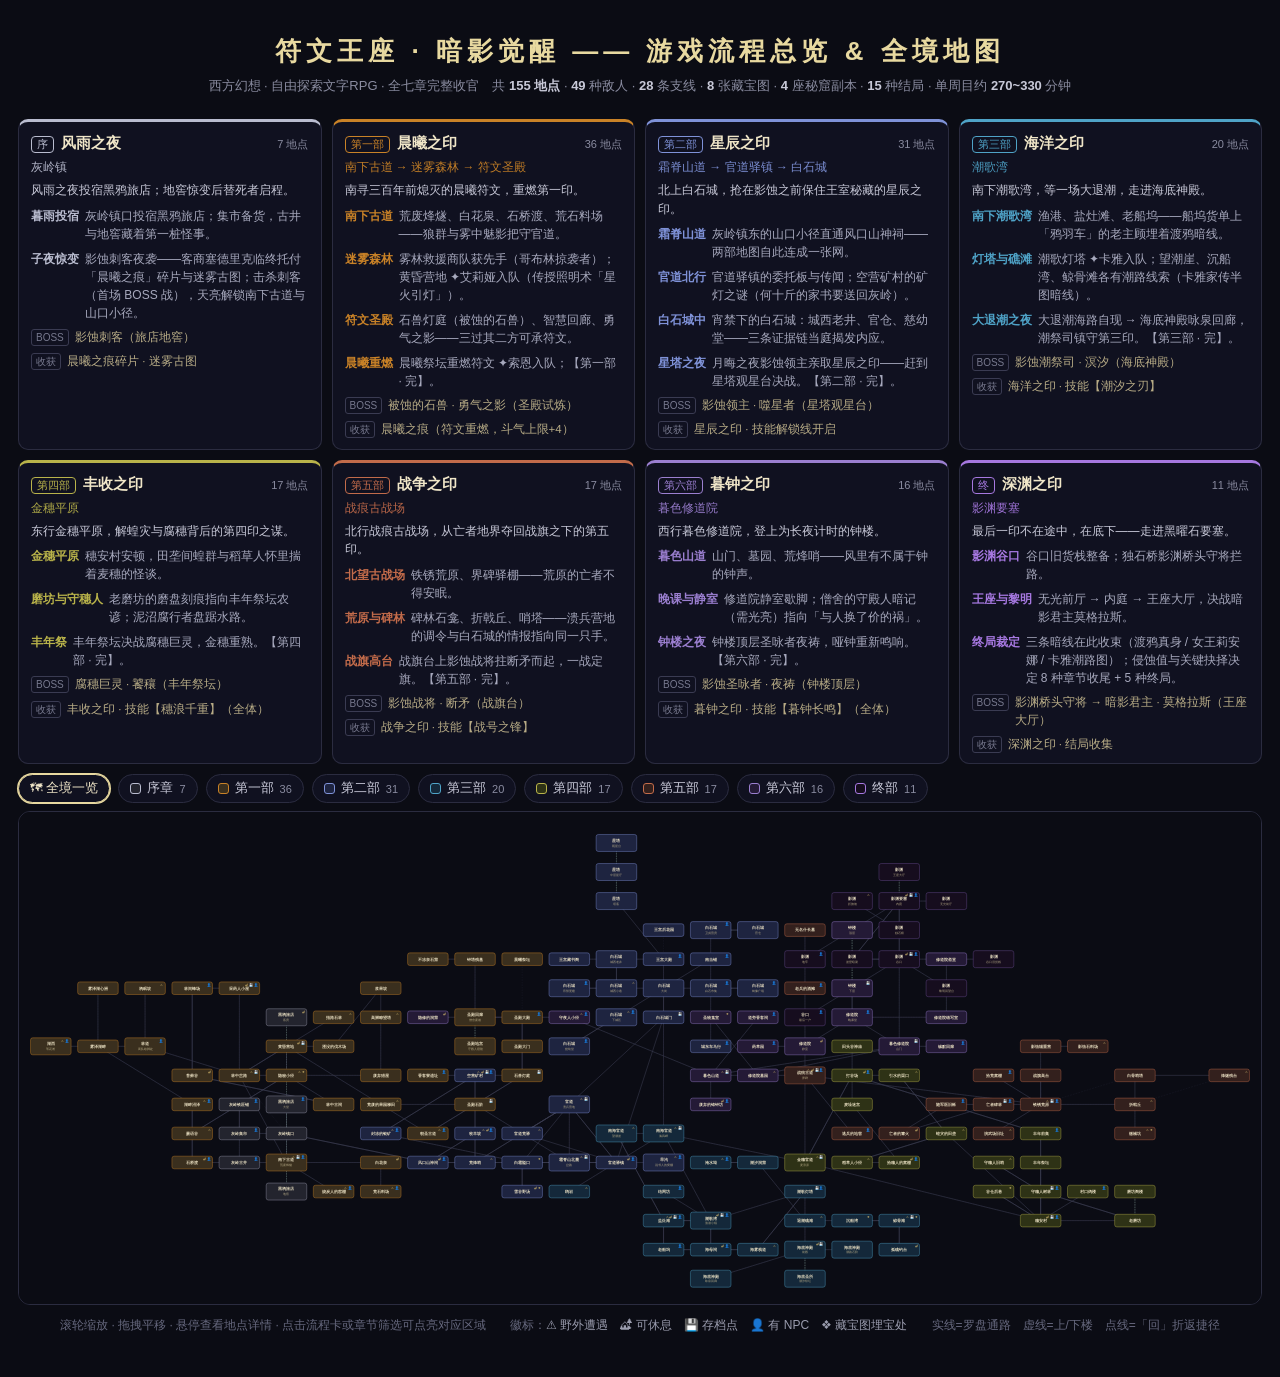
<file: game_flow_map.html>
<!DOCTYPE html>
<html lang="zh"><head><meta charset="utf-8">
<meta name="viewport" content="width=device-width,initial-scale=1">
<title>符文王座 · 暗影觉醒 —— 游戏流程总览 & 全境地图</title>
<style>
:root{--bg:#0b0c14;--panel:#101120;--line:#2b2c40;--ink:#f0e6c8;--dim:#8a8ca0;--gold:#e8d9a0;}
*{box-sizing:border-box}
body{margin:0;background:var(--bg);color:var(--ink);font-family:"Microsoft YaHei","PingFang SC",sans-serif;}
.wrap{max-width:1560px;margin:0 auto;padding:20px 18px 40px;}
header{text-align:center;padding:14px 0 6px;}
h1{margin:0;font-size:26px;letter-spacing:5px;color:var(--gold);font-weight:700;}
.sub{margin-top:8px;color:var(--dim);font-size:13px;}
.sub b{color:#c8c9d8;}
/* 流程卡 */
.flow{display:grid;grid-template-columns:repeat(8,1fr);gap:10px;margin:18px 0 8px;}
@media(max-width:1280px){.flow{grid-template-columns:repeat(4,1fr);}}
@media(max-width:760px){.flow{grid-template-columns:repeat(2,1fr);}}
.fcard{background:var(--panel);border:1px solid var(--line);border-top:3px solid var(--ac);border-radius:10px;padding:12px 12px 10px;cursor:pointer;transition:transform .15s,box-shadow .15s,opacity .15s;position:relative;}
.fcard:hover{transform:translateY(-3px);box-shadow:0 6px 22px rgba(0,0,0,.5);}
.fcard.active{box-shadow:0 0 0 2px var(--ac),0 8px 26px rgba(0,0,0,.55);background:linear-gradient(180deg,var(--fl),var(--panel) 70%);}
.flow.muted .fcard:not(.active){opacity:.38;}
.fchead{display:flex;align-items:baseline;gap:7px;}
.fnum{font-size:11px;color:var(--ac);border:1px solid var(--ac);border-radius:4px;padding:0 5px;white-space:nowrap;}
.ftitle{font-size:14.5px;font-weight:700;color:var(--ink);flex:1;}
.flocs{font-size:11px;color:var(--dim);white-space:nowrap;}
.fregion{margin-top:6px;font-size:12px;color:var(--ac);opacity:.95;}
.fgoal{margin-top:5px;font-size:12px;color:#c8c9d8;line-height:1.55;}
.beat{margin-top:7px;font-size:12px;line-height:1.5;color:#a7a9bd;display:flex;gap:6px;}
.beat .bsub{color:var(--ac);white-space:nowrap;font-weight:700;flex-shrink:0;}
.fmeta{margin-top:7px;font-size:11.5px;color:#b8ac86;line-height:1.5;display:flex;gap:6px;align-items:baseline;}
.fmeta .mk{flex-shrink:0;color:#77798e;border:1px solid #3a3b52;border-radius:3px;padding:0 4px;font-size:10px;}
/* 章节筛选 */
.chips{display:flex;flex-wrap:wrap;gap:8px;align-items:center;margin:10px 0 6px;}
.chip{display:inline-flex;align-items:center;gap:6px;background:var(--panel);border:1px solid var(--line);color:#c8c9d8;font-size:12.5px;padding:5px 11px;border-radius:999px;cursor:pointer;font-family:inherit;}
.chip i{width:11px;height:11px;border-radius:3px;background:var(--fl);border:1.5px solid var(--ac);}
.chip b{color:var(--dim);font-weight:400;font-size:11px;}
.chip.active{border-color:var(--ac);color:var(--ink);box-shadow:0 0 0 1px var(--ac);}
.chip.allbtn.active{box-shadow:0 0 0 1px var(--gold);border-color:var(--gold);}
/* 地图 */
.mapbox{position:relative;margin-top:8px;border:1px solid var(--line);border-radius:12px;overflow:hidden;background:#0b0c14;}
.mapbox svg{display:block;width:100%;height:auto;cursor:grab;touch-action:none;}
.mapbox svg.grabbing{cursor:grabbing;}
.edge{stroke:#3c3e52;stroke-width:2;}
.ed-dash{stroke:#566;stroke-dasharray:5 4;}
.ed-weak{stroke:#2e3044;stroke-width:1.4;stroke-dasharray:2 4;}
.node{cursor:pointer;}
.nbox{fill:#1a1b26;stroke:#55586e;stroke-width:1.5;}
.node[data-ch="0"] .nbox{fill:#23242e;stroke:#9a9cae;}
.node[data-ch="1"] .nbox{fill:#3a2f1e;stroke:#c98227;}
.node[data-ch="2"] .nbox{fill:#1e2440;stroke:#7f92d8;}
.node[data-ch="3"] .nbox{fill:#14283a;stroke:#4fa3c7;}
.node[data-ch="4"] .nbox{fill:#2e3216;stroke:#b9b34a;}
.node[data-ch="5"] .nbox{fill:#33201d;stroke:#c26b4a;}
.node[data-ch="6"] .nbox{fill:#241a36;stroke:#9b7fd0;}
.node[data-ch="7"] .nbox{fill:#160d1e;stroke:#6d4f96;}
.nname{fill:#f0e6c8;font-size:13.5px;font-weight:bold;}
.nsub{fill:#b8ac86;font-size:10.5px;}
.nbadge{fill:#c9b06a;font-size:10.5px;}
svg.filtered .node{opacity:.1;transition:opacity .2s;}
svg.filtered .node.on{opacity:1;}
svg.filtered .node.on .nbox{stroke-width:2.4;filter:drop-shadow(0 0 5px rgba(255,255,255,.25));}
svg.filtered .edge{opacity:.05;transition:opacity .2s;}
svg.filtered .edge.on{opacity:.85;}
.hint{margin-top:10px;color:#66687e;font-size:12px;text-align:center;line-height:1.8;}
.hint em{color:#9a9cae;font-style:normal;}
/* tooltip */
#tip{position:fixed;pointer-events:none;background:#151623;border:1px solid #3c3e52;border-radius:8px;padding:9px 12px;font-size:12.5px;color:#e8e2c8;box-shadow:0 8px 24px rgba(0,0,0,.6);opacity:0;transition:opacity .12s;z-index:50;max-width:260px;line-height:1.6;}
#tip .t1{font-weight:700;color:var(--gold);}
#tip .t2{color:#8a8ca0;font-size:11.5px;}
#tip .t3{color:#c9b06a;font-size:11px;}
@media print{.chips{display:none}}
</style></head><body>
<div class="wrap">
  <header>
    <h1>符文王座 · 暗影觉醒 —— 游戏流程总览 &amp; 全境地图</h1>
    <div class="sub">西方幻想 · 自由探索文字RPG · 全七章完整收官　共 <b>155 地点</b> · <b>49</b> 种敌人 · <b>28</b> 条支线 · <b>8</b> 张藏宝图 · <b>4</b> 座秘窟副本 · <b>15</b> 种结局 · 单周目约 <b>270~330</b> 分钟</div>
  </header>
  <div class="flow" id="flow">
<div class="fcard" data-ch="0" style="--ac:#b9bccf;--fl:#23242e">
    <div class="fchead"><span class="fnum">序</span>
      <span class="ftitle">风雨之夜</span><span class="flocs">7 地点</span></div>
    <div class="fregion">灰岭镇</div>
    <div class="fgoal">风雨之夜投宿黑鸦旅店；地窖惊变后替死者启程。</div>
    <div class="beat"><span class="bsub">暮雨投宿</span><span class="btxt">灰岭镇口投宿黑鸦旅店；集市备货，古井与地窖藏着第一桩怪事。</span></div><div class="beat"><span class="bsub">子夜惊变</span><span class="btxt">影蚀刺客夜袭——客商塞德里克临终托付「晨曦之痕」碎片与迷雾古图；击杀刺客（首场 BOSS 战），天亮解锁南下古道与山口小径。</span></div>
    <div class="fmeta"><span class="mk">BOSS</span>影蚀刺客（旅店地窖）</div>
    <div class="fmeta"><span class="mk">收获</span>晨曦之痕碎片 · 迷雾古图</div>
  </div>
<div class="fcard" data-ch="1" style="--ac:#c98227;--fl:#3a2f1e">
    <div class="fchead"><span class="fnum">第一部</span>
      <span class="ftitle">晨曦之印</span><span class="flocs">36 地点</span></div>
    <div class="fregion">南下古道 → 迷雾森林 → 符文圣殿</div>
    <div class="fgoal">南寻三百年前熄灭的晨曦符文，重燃第一印。</div>
    <div class="beat"><span class="bsub">南下古道</span><span class="btxt">荒废烽燧、白花泉、石桥渡、荒石料场——狼群与雾中魅影把守官道。</span></div><div class="beat"><span class="bsub">迷雾森林</span><span class="btxt">雾林救援商队获先手（哥布林掠袭者）；黄昏营地 ✦艾莉娅入队（传授照明术「星火引灯」）。</span></div><div class="beat"><span class="bsub">符文圣殿</span><span class="btxt">石兽灯庭（被蚀的石兽）、智慧回廊、勇气之影——三过其二方可承符文。</span></div><div class="beat"><span class="bsub">晨曦重燃</span><span class="btxt">晨曦祭坛重燃符文 ✦索恩入队；【第一部 · 完】。</span></div>
    <div class="fmeta"><span class="mk">BOSS</span>被蚀的石兽 · 勇气之影（圣殿试炼）</div>
    <div class="fmeta"><span class="mk">收获</span>晨曦之痕（符文重燃，斗气上限+4）</div>
  </div>
<div class="fcard" data-ch="2" style="--ac:#7f92d8;--fl:#1e2440">
    <div class="fchead"><span class="fnum">第二部</span>
      <span class="ftitle">星辰之印</span><span class="flocs">31 地点</span></div>
    <div class="fregion">霜脊山道 → 官道驿镇 → 白石城</div>
    <div class="fgoal">北上白石城，抢在影蚀之前保住王室秘藏的星辰之印。</div>
    <div class="beat"><span class="bsub">霜脊山道</span><span class="btxt">灰岭镇东的山口小径直通风口山神祠——两部地图自此连成一张网。</span></div><div class="beat"><span class="bsub">官道北行</span><span class="btxt">官道驿镇的委托板与传闻；空营矿村的矿灯之谜（何十斤的家书要送回灰岭）。</span></div><div class="beat"><span class="bsub">白石城中</span><span class="btxt">宵禁下的白石城：城西老井、官仓、慈幼堂——三条证据链当庭揭发内应。</span></div><div class="beat"><span class="bsub">星塔之夜</span><span class="btxt">月晦之夜影蚀领主亲取星辰之印——赶到星塔观星台决战。【第二部 · 完】。</span></div>
    <div class="fmeta"><span class="mk">BOSS</span>影蚀领主 · 噬星者（星塔观星台）</div>
    <div class="fmeta"><span class="mk">收获</span>星辰之印 · 技能解锁线开启</div>
  </div>
<div class="fcard" data-ch="3" style="--ac:#4fa3c7;--fl:#14283a">
    <div class="fchead"><span class="fnum">第三部</span>
      <span class="ftitle">海洋之印</span><span class="flocs">20 地点</span></div>
    <div class="fregion">潮歌湾</div>
    <div class="fgoal">南下潮歌湾，等一场大退潮，走进海底神殿。</div>
    <div class="beat"><span class="bsub">南下潮歌湾</span><span class="btxt">渔港、盐灶滩、老船坞——船坞货单上「鸦羽车」的老主顾埋着渡鸦暗线。</span></div><div class="beat"><span class="bsub">灯塔与礁滩</span><span class="btxt">潮歌灯塔 ✦卡雅入队；望潮崖、沉船湾、鲸骨滩各有潮路线索（卡雅家传半图暗线）。</span></div><div class="beat"><span class="bsub">大退潮之夜</span><span class="btxt">大退潮海路自现 → 海底神殿咏泉回廊，潮祭司镇守第三印。【第三部 · 完】。</span></div>
    <div class="fmeta"><span class="mk">BOSS</span>影蚀潮祭司 · 溟汐（海底神殿）</div>
    <div class="fmeta"><span class="mk">收获</span>海洋之印 · 技能【潮汐之刃】</div>
  </div>
<div class="fcard" data-ch="4" style="--ac:#b9b34a;--fl:#2e3216">
    <div class="fchead"><span class="fnum">第四部</span>
      <span class="ftitle">丰收之印</span><span class="flocs">17 地点</span></div>
    <div class="fregion">金穗平原</div>
    <div class="fgoal">东行金穗平原，解蝗灾与腐穗背后的第四印之谋。</div>
    <div class="beat"><span class="bsub">金穗平原</span><span class="btxt">穗安村安顿，田垄间蝗群与稻草人怀里揣着麦穗的怪谈。</span></div><div class="beat"><span class="bsub">磨坊与守穗人</span><span class="btxt">老磨坊的磨盘刻痕指向丰年祭坛农谚；泥沼腐行者盘踞水路。</span></div><div class="beat"><span class="bsub">丰年祭</span><span class="btxt">丰年祭坛决战腐穗巨灵，金穗重熟。【第四部 · 完】。</span></div>
    <div class="fmeta"><span class="mk">BOSS</span>腐穗巨灵 · 饕穰（丰年祭坛）</div>
    <div class="fmeta"><span class="mk">收获</span>丰收之印 · 技能【穗浪千重】（全体）</div>
  </div>
<div class="fcard" data-ch="5" style="--ac:#c26b4a;--fl:#33201d">
    <div class="fchead"><span class="fnum">第五部</span>
      <span class="ftitle">战争之印</span><span class="flocs">17 地点</span></div>
    <div class="fregion">战痕古战场</div>
    <div class="fgoal">北行战痕古战场，从亡者地界夺回战旗之下的第五印。</div>
    <div class="beat"><span class="bsub">北望古战场</span><span class="btxt">铁锈荒原、界碑驿棚——荒原的亡者不得安眠。</span></div><div class="beat"><span class="bsub">荒原与碑林</span><span class="btxt">碑林石龛、折戟丘、哨塔——溃兵营地的调令与白石城的情报指向同一只手。</span></div><div class="beat"><span class="bsub">战旗高台</span><span class="btxt">战旗台上影蚀战将拄断矛而起，一战定旗。【第五部 · 完】。</span></div>
    <div class="fmeta"><span class="mk">BOSS</span>影蚀战将 · 断矛（战旗台）</div>
    <div class="fmeta"><span class="mk">收获</span>战争之印 · 技能【战号之锋】</div>
  </div>
<div class="fcard" data-ch="6" style="--ac:#9b7fd0;--fl:#241a36">
    <div class="fchead"><span class="fnum">第六部</span>
      <span class="ftitle">暮钟之印</span><span class="flocs">16 地点</span></div>
    <div class="fregion">暮色修道院</div>
    <div class="fgoal">西行暮色修道院，登上为长夜计时的钟楼。</div>
    <div class="beat"><span class="bsub">暮色山道</span><span class="btxt">山门、墓园、荒烽哨——风里有不属于钟的钟声。</span></div><div class="beat"><span class="bsub">晚课与静室</span><span class="btxt">修道院静室歇脚；僧舍的守殿人暗记（需光亮）指向「与人换了价的祸」。</span></div><div class="beat"><span class="bsub">钟楼之夜</span><span class="btxt">钟楼顶层圣咏者夜祷，哑钟重新鸣响。【第六部 · 完】。</span></div>
    <div class="fmeta"><span class="mk">BOSS</span>影蚀圣咏者 · 夜祷（钟楼顶层）</div>
    <div class="fmeta"><span class="mk">收获</span>暮钟之印 · 技能【暮钟长鸣】（全体）</div>
  </div>
<div class="fcard" data-ch="7" style="--ac:#a678e0;--fl:#160d1e">
    <div class="fchead"><span class="fnum">终</span>
      <span class="ftitle">深渊之印</span><span class="flocs">11 地点</span></div>
    <div class="fregion">影渊要塞</div>
    <div class="fgoal">最后一印不在途中，在底下——走进黑曜石要塞。</div>
    <div class="beat"><span class="bsub">影渊谷口</span><span class="btxt">谷口旧货栈整备；独石桥影渊桥头守将拦路。</span></div><div class="beat"><span class="bsub">王座与黎明</span><span class="btxt">无光前厅 → 内庭 → 王座大厅，决战暗影君主莫格拉斯。</span></div><div class="beat"><span class="bsub">终局裁定</span><span class="btxt">三条暗线在此收束（渡鸦真身 / 女王莉安娜 / 卡雅潮路图）；侵蚀值与关键抉择决定 8 种章节收尾 + 5 种终局。</span></div>
    <div class="fmeta"><span class="mk">BOSS</span>影渊桥头守将 → 暗影君主 · 莫格拉斯（王座大厅）</div>
    <div class="fmeta"><span class="mk">收获</span>深渊之印 · 结局收集</div>
  </div>
  </div>
  <div class="chips" id="chips">
    <button class="chip allbtn active" data-ch="-1" style="--ac:#e8d9a0;--fl:#23242e">🗺 全境一览</button>
    <button class="chip" data-ch="0" style="--ac:#b9bccf;--fl:#23242e"><i></i>序章 <b>7</b></button><button class="chip" data-ch="1" style="--ac:#c98227;--fl:#3a2f1e"><i></i>第一部 <b>36</b></button><button class="chip" data-ch="2" style="--ac:#7f92d8;--fl:#1e2440"><i></i>第二部 <b>31</b></button><button class="chip" data-ch="3" style="--ac:#4fa3c7;--fl:#14283a"><i></i>第三部 <b>20</b></button><button class="chip" data-ch="4" style="--ac:#b9b34a;--fl:#2e3216"><i></i>第四部 <b>17</b></button><button class="chip" data-ch="5" style="--ac:#c26b4a;--fl:#33201d"><i></i>第五部 <b>17</b></button><button class="chip" data-ch="6" style="--ac:#9b7fd0;--fl:#241a36"><i></i>第六部 <b>16</b></button><button class="chip" data-ch="7" style="--ac:#a678e0;--fl:#160d1e"><i></i>终部 <b>11</b></button>
  </div>
  <div class="mapbox" id="mapbox">
    <svg id="map" viewBox="0 0 4532 1796" xmlns="http://www.w3.org/2000/svg" font-family="'Microsoft YaHei','PingFang SC',sans-serif"><g id="fig"><rect x="0" y="0" width="4532" height="1796" fill="#0b0c14"/>
<line class="edge ed-strong" data-ch="0" x1="976" y1="1173" x2="976" y2="1067"/>
<line class="edge ed-strong" data-ch="-1" x1="976" y1="1173" x2="976" y2="1279"/>
<line class="edge ed-strong" data-ch="-1" x1="976" y1="1173" x2="1492" y2="1279"/>
<line class="edge ed-strong" data-ch="0" x1="976" y1="1173" x2="804" y2="1173"/>
<line class="edge ed-strong" data-ch="0" x1="804" y1="1173" x2="804" y2="1067"/>
<line class="edge ed-strong" data-ch="0" x1="804" y1="1173" x2="804" y2="1279"/>
<line class="edge ed-weak" data-ch="0" x1="804" y1="1173" x2="976" y2="1173"/>
<line class="edge ed-strong" data-ch="0" x1="804" y1="1067" x2="804" y2="1173"/>
<line class="edge ed-weak" data-ch="0" x1="804" y1="1279" x2="804" y2="1173"/>
<line class="edge ed-strong" data-ch="0" x1="976" y1="1067" x2="976" y2="1173"/>
<line class="edge ed-dash" data-ch="0" x1="976" y1="1067" x2="976" y2="749"/>
<line class="edge ed-dash" data-ch="0" x1="976" y1="1067" x2="976" y2="1385"/>
<line class="edge ed-dash" data-ch="0" x1="976" y1="1385" x2="976" y2="1067"/>
<line class="edge ed-dash" data-ch="0" x1="976" y1="749" x2="976" y2="1067"/>
<line class="edge ed-weak" data-ch="-1" x1="976" y1="1279" x2="976" y2="1173"/>
<line class="edge ed-strong" data-ch="1" x1="976" y1="1279" x2="804" y2="961"/>
<line class="edge ed-strong" data-ch="1" x1="976" y1="1279" x2="1320" y2="1279"/>
<line class="edge ed-strong" data-ch="1" x1="976" y1="1279" x2="632" y2="1279"/>
<line class="edge ed-strong" data-ch="1" x1="976" y1="1279" x2="1148" y2="1385"/>
<line class="edge ed-weak" data-ch="1" x1="1148" y1="1385" x2="976" y2="1279"/>
<line class="edge ed-strong" data-ch="1" x1="1320" y1="1279" x2="1320" y2="1385"/>
<line class="edge ed-weak" data-ch="1" x1="1320" y1="1279" x2="976" y2="1279"/>
<line class="edge ed-strong" data-ch="1" x1="632" y1="1279" x2="632" y2="1173"/>
<line class="edge ed-weak" data-ch="1" x1="632" y1="1279" x2="976" y2="1279"/>
<line class="edge ed-weak" data-ch="1" x1="1320" y1="1385" x2="1320" y2="1279"/>
<line class="edge ed-strong" data-ch="1" x1="804" y1="961" x2="976" y2="855"/>
<line class="edge ed-weak" data-ch="-1" x1="804" y1="961" x2="976" y2="1173"/>
<line class="edge ed-strong" data-ch="1" x1="804" y1="961" x2="976" y2="961"/>
<line class="edge ed-strong" data-ch="1" x1="804" y1="961" x2="460" y2="855"/>
<line class="edge ed-strong" data-ch="1" x1="804" y1="961" x2="1148" y2="749"/>
<line class="edge ed-strong" data-ch="1" x1="804" y1="961" x2="804" y2="643"/>
<line class="edge ed-strong" data-ch="1" x1="460" y1="855" x2="460" y2="643"/>
<line class="edge ed-weak" data-ch="1" x1="460" y1="855" x2="804" y2="961"/>
<line class="edge ed-strong" data-ch="1" x1="460" y1="855" x2="288" y2="855"/>
<line class="edge ed-weak" data-ch="1" x1="460" y1="643" x2="460" y2="855"/>
<line class="edge ed-strong" data-ch="1" x1="976" y1="961" x2="976" y2="855"/>
<line class="edge ed-strong" data-ch="1" x1="976" y1="961" x2="1148" y2="1067"/>
<line class="edge ed-strong" data-ch="1" x1="976" y1="961" x2="1320" y2="961"/>
<line class="edge ed-weak" data-ch="1" x1="976" y1="961" x2="804" y2="961"/>
<line class="edge ed-strong" data-ch="1" x1="976" y1="961" x2="632" y2="1173"/>
<line class="edge ed-strong" data-ch="1" x1="288" y1="855" x2="288" y2="643"/>
<line class="edge ed-strong" data-ch="1" x1="288" y1="855" x2="632" y2="1067"/>
<line class="edge ed-weak" data-ch="1" x1="288" y1="855" x2="460" y2="855"/>
<line class="edge ed-strong" data-ch="1" x1="288" y1="855" x2="116" y2="855"/>
<line class="edge ed-weak" data-ch="1" x1="288" y1="643" x2="288" y2="855"/>
<line class="edge ed-weak" data-ch="1" x1="116" y1="855" x2="288" y2="855"/>
<line class="edge ed-weak" data-ch="1" x1="632" y1="1067" x2="288" y2="855"/>
<line class="edge ed-strong" data-ch="1" x1="632" y1="1067" x2="632" y2="1173"/>
<line class="edge ed-strong" data-ch="1" x1="632" y1="1173" x2="632" y2="1067"/>
<line class="edge ed-strong" data-ch="1" x1="632" y1="1173" x2="976" y2="961"/>
<line class="edge ed-strong" data-ch="1" x1="632" y1="1173" x2="632" y2="1279"/>
<line class="edge ed-weak" data-ch="1" x1="1148" y1="1067" x2="976" y2="961"/>
<line class="edge ed-strong" data-ch="1" x1="1148" y1="1067" x2="632" y2="961"/>
<line class="edge ed-strong" data-ch="1" x1="1320" y1="961" x2="1320" y2="749"/>
<line class="edge ed-weak" data-ch="1" x1="1320" y1="961" x2="976" y2="961"/>
<line class="edge ed-weak" data-ch="1" x1="1320" y1="749" x2="1320" y2="961"/>
<line class="edge ed-weak" data-ch="1" x1="1148" y1="749" x2="804" y2="961"/>
<line class="edge ed-strong" data-ch="1" x1="804" y1="643" x2="632" y2="643"/>
<line class="edge ed-weak" data-ch="1" x1="804" y1="643" x2="804" y2="961"/>
<line class="edge ed-strong" data-ch="1" x1="632" y1="643" x2="632" y2="961"/>
<line class="edge ed-weak" data-ch="1" x1="632" y1="643" x2="804" y2="643"/>
<line class="edge ed-strong" data-ch="1" x1="632" y1="961" x2="632" y2="643"/>
<line class="edge ed-strong" data-ch="1" x1="632" y1="961" x2="1148" y2="1067"/>
<line class="edge ed-strong" data-ch="1" x1="976" y1="855" x2="1492" y2="1173"/>
<line class="edge ed-weak" data-ch="1" x1="976" y1="855" x2="804" y2="961"/>
<line class="edge ed-strong" data-ch="1" x1="976" y1="855" x2="1148" y2="855"/>
<line class="edge ed-weak" data-ch="1" x1="1148" y1="855" x2="976" y2="855"/>
<line class="edge ed-strong" data-ch="1" x1="1148" y1="855" x2="1320" y2="643"/>
<line class="edge ed-strong" data-ch="1" x1="1320" y1="643" x2="1320" y2="749"/>
<line class="edge ed-weak" data-ch="1" x1="1320" y1="643" x2="1148" y2="855"/>
<line class="edge ed-strong" data-ch="1" x1="1492" y1="1173" x2="1664" y2="1067"/>
<line class="edge ed-weak" data-ch="1" x1="1492" y1="1173" x2="976" y2="855"/>
<line class="edge ed-strong" data-ch="1" x1="1664" y1="1067" x2="1836" y2="961"/>
<line class="edge ed-strong" data-ch="1" x1="1664" y1="1067" x2="1492" y2="1173"/>
<line class="edge ed-strong" data-ch="1" x1="1664" y1="1067" x2="1320" y2="1067"/>
<line class="edge ed-strong" data-ch="-1" x1="1664" y1="1067" x2="2008" y2="1279"/>
<line class="edge ed-strong" data-ch="1" x1="1836" y1="961" x2="1836" y2="855"/>
<line class="edge ed-strong" data-ch="1" x1="1836" y1="961" x2="1664" y2="1067"/>
<line class="edge ed-strong" data-ch="1" x1="1836" y1="961" x2="1492" y2="961"/>
<line class="edge ed-weak" data-ch="1" x1="1320" y1="1067" x2="1664" y2="1067"/>
<line class="edge ed-weak" data-ch="1" x1="1492" y1="961" x2="1836" y2="961"/>
<line class="edge ed-strong" data-ch="1" x1="1836" y1="855" x2="1836" y2="749"/>
<line class="edge ed-strong" data-ch="1" x1="1836" y1="855" x2="1836" y2="961"/>
<line class="edge ed-strong" data-ch="1" x1="1836" y1="749" x2="1836" y2="855"/>
<line class="edge ed-strong" data-ch="1" x1="1836" y1="749" x2="1664" y2="749"/>
<line class="edge ed-strong" data-ch="1" x1="1664" y1="749" x2="1664" y2="537"/>
<line class="edge ed-weak" data-ch="1" x1="1664" y1="749" x2="1836" y2="749"/>
<line class="edge ed-dash" data-ch="1" x1="1664" y1="749" x2="1664" y2="855"/>
<line class="edge ed-dash" data-ch="1" x1="1664" y1="855" x2="1664" y2="749"/>
<line class="edge ed-weak" data-ch="1" x1="1664" y1="537" x2="1664" y2="749"/>
<line class="edge ed-strong" data-ch="1" x1="1664" y1="537" x2="1492" y2="537"/>
<line class="edge ed-weak" data-ch="1" x1="1492" y1="537" x2="1664" y2="537"/>
<line class="edge ed-weak" data-ch="1" x1="1836" y1="537" x2="1836" y2="749"/>
<line class="edge ed-strong" data-ch="2" x1="2008" y1="1279" x2="2008" y2="1067"/>
<line class="edge ed-weak" data-ch="-1" x1="2008" y1="1279" x2="1664" y2="1067"/>
<line class="edge ed-strong" data-ch="2" x1="2008" y1="1279" x2="2180" y2="1279"/>
<line class="edge ed-strong" data-ch="2" x1="2008" y1="1279" x2="1836" y2="1279"/>
<line class="edge ed-strong" data-ch="2" x1="2180" y1="1279" x2="2008" y2="1067"/>
<line class="edge ed-strong" data-ch="2" x1="2180" y1="1279" x2="1492" y2="1279"/>
<line class="edge ed-strong" data-ch="2" x1="2180" y1="1279" x2="2352" y2="1279"/>
<line class="edge ed-weak" data-ch="2" x1="2180" y1="1279" x2="2008" y2="1279"/>
<line class="edge ed-weak" data-ch="2" x1="2352" y1="1279" x2="2180" y2="1279"/>
<line class="edge ed-strong" data-ch="2" x1="1320" y1="1173" x2="1664" y2="961"/>
<line class="edge ed-weak" data-ch="2" x1="1320" y1="1173" x2="1836" y2="1279"/>
<line class="edge ed-strong" data-ch="2" x1="2008" y1="1067" x2="2352" y2="749"/>
<line class="edge ed-weak" data-ch="2" x1="2008" y1="1067" x2="2008" y2="1279"/>
<line class="edge ed-strong" data-ch="2" x1="2008" y1="1067" x2="2180" y2="1279"/>
<line class="edge ed-strong" data-ch="2" x1="2008" y1="1067" x2="1836" y2="1173"/>
<line class="edge ed-strong" data-ch="2" x1="2008" y1="1067" x2="1664" y2="1279"/>
<line class="edge ed-strong" data-ch="2" x1="1836" y1="1279" x2="2008" y2="1067"/>
<line class="edge ed-strong" data-ch="2" x1="1836" y1="1279" x2="1836" y2="1385"/>
<line class="edge ed-weak" data-ch="2" x1="1836" y1="1279" x2="2008" y2="1279"/>
<line class="edge ed-strong" data-ch="2" x1="1836" y1="1279" x2="1320" y2="1173"/>
<line class="edge ed-strong" data-ch="2" x1="1492" y1="1279" x2="2180" y2="1279"/>
<line class="edge ed-strong" data-ch="2" x1="1492" y1="1279" x2="1664" y2="1173"/>
<line class="edge ed-strong" data-ch="-1" x1="1492" y1="1279" x2="976" y2="1173"/>
<line class="edge ed-strong" data-ch="2" x1="1664" y1="1173" x2="1664" y2="961"/>
<line class="edge ed-strong" data-ch="2" x1="1664" y1="1173" x2="1664" y2="1279"/>
<line class="edge ed-strong" data-ch="2" x1="1664" y1="1173" x2="1492" y2="1279"/>
<line class="edge ed-strong" data-ch="2" x1="1664" y1="1279" x2="1664" y2="1173"/>
<line class="edge ed-strong" data-ch="2" x1="1664" y1="1279" x2="2008" y2="1067"/>
<line class="edge ed-strong" data-ch="2" x1="1836" y1="1385" x2="1836" y2="1279"/>
<line class="edge ed-strong" data-ch="2" x1="1664" y1="961" x2="1664" y2="1173"/>
<line class="edge ed-strong" data-ch="2" x1="1664" y1="961" x2="1320" y2="1173"/>
<line class="edge ed-strong" data-ch="2" x1="1836" y1="1173" x2="2008" y2="1067"/>
<line class="edge ed-strong" data-ch="2" x1="1836" y1="1173" x2="2180" y2="1279"/>
<line class="edge ed-strong" data-ch="2" x1="2352" y1="749" x2="2352" y2="643"/>
<line class="edge ed-strong" data-ch="2" x1="2352" y1="749" x2="2180" y2="1279"/>
<line class="edge ed-strong" data-ch="-1" x1="2352" y1="749" x2="2352" y2="1173"/>
<line class="edge ed-strong" data-ch="2" x1="2352" y1="643" x2="2352" y2="537"/>
<line class="edge ed-strong" data-ch="2" x1="2352" y1="643" x2="2352" y2="749"/>
<line class="edge ed-strong" data-ch="2" x1="2352" y1="643" x2="2524" y2="643"/>
<line class="edge ed-strong" data-ch="2" x1="2352" y1="643" x2="2180" y2="643"/>
<line class="edge ed-strong" data-ch="2" x1="2352" y1="643" x2="2524" y2="537"/>
<line class="edge ed-strong" data-ch="2" x1="2352" y1="643" x2="2180" y2="749"/>
<line class="edge ed-weak" data-ch="2" x1="2524" y1="537" x2="2352" y2="643"/>
<line class="edge ed-strong" data-ch="2" x1="2180" y1="643" x2="2180" y2="537"/>
<line class="edge ed-weak" data-ch="2" x1="2180" y1="643" x2="2352" y2="643"/>
<line class="edge ed-strong" data-ch="2" x1="2180" y1="643" x2="2008" y2="643"/>
<line class="edge ed-strong" data-ch="2" x1="2524" y1="643" x2="2524" y2="431"/>
<line class="edge ed-strong" data-ch="2" x1="2524" y1="643" x2="2524" y2="855"/>
<line class="edge ed-strong" data-ch="2" x1="2524" y1="643" x2="2696" y2="643"/>
<line class="edge ed-weak" data-ch="2" x1="2524" y1="643" x2="2352" y2="643"/>
<line class="edge ed-weak" data-ch="2" x1="2524" y1="855" x2="2524" y2="643"/>
<line class="edge ed-weak" data-ch="2" x1="2180" y1="749" x2="2352" y2="643"/>
<line class="edge ed-strong" data-ch="2" x1="2180" y1="749" x2="2008" y2="855"/>
<line class="edge ed-weak" data-ch="2" x1="2524" y1="431" x2="2524" y2="643"/>
<line class="edge ed-strong" data-ch="2" x1="2524" y1="431" x2="2696" y2="431"/>
<line class="edge ed-strong" data-ch="2" x1="2696" y1="643" x2="2524" y2="643"/>
<line class="edge ed-strong" data-ch="2" x1="2180" y1="537" x2="2180" y2="643"/>
<line class="edge ed-strong" data-ch="2" x1="2696" y1="431" x2="2524" y2="431"/>
<line class="edge ed-strong" data-ch="2" x1="2008" y1="855" x2="2180" y2="749"/>
<line class="edge ed-strong" data-ch="2" x1="2008" y1="643" x2="2180" y2="643"/>
<line class="edge ed-weak" data-ch="2" x1="2352" y1="537" x2="2352" y2="643"/>
<line class="edge ed-strong" data-ch="2" x1="2352" y1="537" x2="2008" y2="537"/>
<line class="edge ed-weak" data-ch="2" x1="2008" y1="537" x2="2352" y2="537"/>
<line class="edge ed-weak" data-ch="2" x1="2352" y1="431" x2="2352" y2="537"/>
<line class="edge ed-strong" data-ch="2" x1="2180" y1="325" x2="2352" y2="537"/>
<line class="edge ed-dash" data-ch="2" x1="2180" y1="325" x2="2180" y2="219"/>
<line class="edge ed-dash" data-ch="2" x1="2180" y1="219" x2="2180" y2="113"/>
<line class="edge ed-dash" data-ch="2" x1="2180" y1="219" x2="2180" y2="325"/>
<line class="edge ed-dash" data-ch="2" x1="2180" y1="113" x2="2180" y2="219"/>
<line class="edge ed-weak" data-ch="-1" x1="2352" y1="1173" x2="2352" y2="749"/>
<line class="edge ed-strong" data-ch="3" x1="2352" y1="1173" x2="2524" y2="1491"/>
<line class="edge ed-strong" data-ch="-1" x1="2352" y1="1173" x2="2868" y2="1279"/>
<line class="edge ed-strong" data-ch="3" x1="2352" y1="1173" x2="2180" y2="1173"/>
<line class="edge ed-strong" data-ch="3" x1="2352" y1="1173" x2="2008" y2="1385"/>
<line class="edge ed-weak" data-ch="3" x1="2008" y1="1385" x2="2352" y2="1173"/>
<line class="edge ed-weak" data-ch="3" x1="2524" y1="1491" x2="2352" y2="1173"/>
<line class="edge ed-strong" data-ch="3" x1="2524" y1="1491" x2="2524" y2="1597"/>
<line class="edge ed-strong" data-ch="3" x1="2524" y1="1491" x2="2868" y2="1385"/>
<line class="edge ed-strong" data-ch="3" x1="2524" y1="1491" x2="2352" y2="1491"/>
<line class="edge ed-strong" data-ch="3" x1="2524" y1="1491" x2="2352" y2="1385"/>
<line class="edge ed-weak" data-ch="3" x1="2352" y1="1385" x2="2524" y2="1491"/>
<line class="edge ed-strong" data-ch="3" x1="2180" y1="1173" x2="2352" y2="1491"/>
<line class="edge ed-weak" data-ch="3" x1="2180" y1="1173" x2="2352" y2="1173"/>
<line class="edge ed-strong" data-ch="3" x1="2352" y1="1491" x2="2180" y2="1173"/>
<line class="edge ed-strong" data-ch="3" x1="2352" y1="1491" x2="2352" y2="1597"/>
<line class="edge ed-strong" data-ch="3" x1="2352" y1="1491" x2="2524" y2="1491"/>
<line class="edge ed-strong" data-ch="3" x1="2352" y1="1597" x2="2352" y2="1491"/>
<line class="edge ed-strong" data-ch="3" x1="2352" y1="1597" x2="2524" y2="1597"/>
<line class="edge ed-strong" data-ch="3" x1="2524" y1="1597" x2="2524" y2="1491"/>
<line class="edge ed-strong" data-ch="3" x1="2524" y1="1597" x2="2696" y2="1597"/>
<line class="edge ed-strong" data-ch="3" x1="2524" y1="1597" x2="2352" y2="1597"/>
<line class="edge ed-strong" data-ch="3" x1="2868" y1="1385" x2="2868" y2="1491"/>
<line class="edge ed-weak" data-ch="3" x1="2868" y1="1385" x2="2524" y2="1491"/>
<line class="edge ed-strong" data-ch="3" x1="2868" y1="1385" x2="2696" y2="1597"/>
<line class="edge ed-weak" data-ch="3" x1="2868" y1="1491" x2="2868" y2="1385"/>
<line class="edge ed-strong" data-ch="3" x1="2868" y1="1491" x2="2868" y2="1597"/>
<line class="edge ed-strong" data-ch="3" x1="2868" y1="1491" x2="3040" y2="1491"/>
<line class="edge ed-strong" data-ch="3" x1="2868" y1="1491" x2="2696" y2="1279"/>
<line class="edge ed-strong" data-ch="3" x1="3040" y1="1491" x2="3212" y2="1491"/>
<line class="edge ed-weak" data-ch="3" x1="3040" y1="1491" x2="2868" y2="1491"/>
<line class="edge ed-weak" data-ch="3" x1="2696" y1="1279" x2="2868" y2="1491"/>
<line class="edge ed-strong" data-ch="3" x1="2696" y1="1279" x2="2524" y2="1279"/>
<line class="edge ed-strong" data-ch="3" x1="2696" y1="1597" x2="2524" y2="1597"/>
<line class="edge ed-strong" data-ch="3" x1="2696" y1="1597" x2="2868" y2="1385"/>
<line class="edge ed-strong" data-ch="3" x1="3212" y1="1491" x2="3212" y2="1597"/>
<line class="edge ed-strong" data-ch="3" x1="3212" y1="1491" x2="3040" y2="1491"/>
<line class="edge ed-strong" data-ch="3" x1="3212" y1="1597" x2="3212" y2="1491"/>
<line class="edge ed-strong" data-ch="3" x1="2524" y1="1279" x2="2696" y2="1279"/>
<line class="edge ed-weak" data-ch="3" x1="2868" y1="1597" x2="2868" y2="1491"/>
<line class="edge ed-strong" data-ch="3" x1="2868" y1="1597" x2="3040" y2="1597"/>
<line class="edge ed-strong" data-ch="3" x1="2868" y1="1597" x2="2524" y2="1703"/>
<line class="edge ed-dash" data-ch="3" x1="2868" y1="1597" x2="2868" y2="1703"/>
<line class="edge ed-weak" data-ch="3" x1="2524" y1="1703" x2="2868" y2="1597"/>
<line class="edge ed-weak" data-ch="3" x1="3040" y1="1597" x2="2868" y2="1597"/>
<line class="edge ed-dash" data-ch="3" x1="2868" y1="1703" x2="2868" y2="1597"/>
<line class="edge ed-strong" data-ch="-1" x1="2868" y1="1279" x2="2868" y2="961"/>
<line class="edge ed-strong" data-ch="4" x1="2868" y1="1279" x2="3728" y2="1491"/>
<line class="edge ed-weak" data-ch="-1" x1="2868" y1="1279" x2="2352" y2="1173"/>
<line class="edge ed-strong" data-ch="4" x1="2868" y1="1279" x2="3040" y2="961"/>
<line class="edge ed-strong" data-ch="4" x1="3728" y1="1491" x2="3728" y2="1385"/>
<line class="edge ed-strong" data-ch="4" x1="3728" y1="1491" x2="3384" y2="1173"/>
<line class="edge ed-strong" data-ch="4" x1="3728" y1="1491" x2="4072" y2="1491"/>
<line class="edge ed-weak" data-ch="4" x1="3728" y1="1491" x2="2868" y2="1279"/>
<line class="edge ed-strong" data-ch="4" x1="3728" y1="1491" x2="3900" y2="1385"/>
<line class="edge ed-strong" data-ch="4" x1="3728" y1="1491" x2="3556" y2="1385"/>
<line class="edge ed-strong" data-ch="4" x1="3728" y1="1491" x2="3728" y2="1173"/>
<line class="edge ed-weak" data-ch="4" x1="3900" y1="1385" x2="3728" y2="1491"/>
<line class="edge ed-weak" data-ch="4" x1="3384" y1="1173" x2="3728" y2="1491"/>
<line class="edge ed-strong" data-ch="4" x1="3384" y1="1173" x2="3212" y2="961"/>
<line class="edge ed-strong" data-ch="4" x1="3384" y1="1173" x2="3040" y2="1279"/>
<line class="edge ed-strong" data-ch="4" x1="4072" y1="1491" x2="3728" y2="1385"/>
<line class="edge ed-weak" data-ch="4" x1="4072" y1="1491" x2="3728" y2="1491"/>
<line class="edge ed-dash" data-ch="4" x1="4072" y1="1491" x2="4072" y2="1385"/>
<line class="edge ed-strong" data-ch="4" x1="3728" y1="1385" x2="3728" y2="1279"/>
<line class="edge ed-weak" data-ch="4" x1="3728" y1="1385" x2="3728" y2="1491"/>
<line class="edge ed-strong" data-ch="4" x1="3728" y1="1385" x2="4072" y2="1491"/>
<line class="edge ed-strong" data-ch="4" x1="3728" y1="1385" x2="3556" y2="1279"/>
<line class="edge ed-weak" data-ch="4" x1="3728" y1="1279" x2="3728" y2="1385"/>
<line class="edge ed-strong" data-ch="4" x1="3040" y1="961" x2="3040" y2="855"/>
<line class="edge ed-strong" data-ch="4" x1="3040" y1="961" x2="3040" y2="1067"/>
<line class="edge ed-strong" data-ch="4" x1="3040" y1="961" x2="3212" y2="961"/>
<line class="edge ed-strong" data-ch="4" x1="3040" y1="961" x2="3728" y2="1173"/>
<line class="edge ed-strong" data-ch="4" x1="3040" y1="961" x2="2868" y2="1279"/>
<line class="edge ed-weak" data-ch="4" x1="3040" y1="855" x2="3040" y2="961"/>
<line class="edge ed-weak" data-ch="4" x1="3212" y1="961" x2="3040" y2="961"/>
<line class="edge ed-strong" data-ch="4" x1="3212" y1="961" x2="3384" y2="1173"/>
<line class="edge ed-weak" data-ch="4" x1="3040" y1="1067" x2="3040" y2="961"/>
<line class="edge ed-strong" data-ch="4" x1="3040" y1="1067" x2="3212" y2="1279"/>
<line class="edge ed-weak" data-ch="4" x1="3212" y1="1279" x2="3040" y2="1067"/>
<line class="edge ed-strong" data-ch="4" x1="3212" y1="1279" x2="3040" y2="1279"/>
<line class="edge ed-weak" data-ch="4" x1="3040" y1="1279" x2="3212" y2="1279"/>
<line class="edge ed-strong" data-ch="4" x1="3040" y1="1279" x2="3384" y2="1173"/>
<line class="edge ed-strong" data-ch="4" x1="3728" y1="1173" x2="3728" y2="1491"/>
<line class="edge ed-strong" data-ch="4" x1="3728" y1="1173" x2="3040" y2="961"/>
<line class="edge ed-strong" data-ch="4" x1="3556" y1="1385" x2="3728" y2="1491"/>
<line class="edge ed-dash" data-ch="4" x1="4072" y1="1385" x2="4072" y2="1491"/>
<line class="edge ed-strong" data-ch="4" x1="3556" y1="1279" x2="3728" y2="1385"/>
<line class="edge ed-strong" data-ch="5" x1="2868" y1="961" x2="3728" y2="1067"/>
<line class="edge ed-weak" data-ch="-1" x1="2868" y1="961" x2="2868" y2="1279"/>
<line class="edge ed-strong" data-ch="-1" x1="2868" y1="961" x2="2524" y2="961"/>
<line class="edge ed-strong" data-ch="5" x1="2868" y1="961" x2="2868" y2="643"/>
<line class="edge ed-strong" data-ch="5" x1="2868" y1="961" x2="3040" y2="1173"/>
<line class="edge ed-strong" data-ch="5" x1="3728" y1="1067" x2="3728" y2="961"/>
<line class="edge ed-weak" data-ch="5" x1="3728" y1="1067" x2="2868" y2="961"/>
<line class="edge ed-strong" data-ch="5" x1="3728" y1="1067" x2="4072" y2="1067"/>
<line class="edge ed-strong" data-ch="5" x1="3728" y1="1067" x2="3556" y2="1067"/>
<line class="edge ed-strong" data-ch="5" x1="3728" y1="1067" x2="3728" y2="855"/>
<line class="edge ed-strong" data-ch="5" x1="3728" y1="1067" x2="3556" y2="961"/>
<line class="edge ed-strong" data-ch="5" x1="3728" y1="1067" x2="3556" y2="1173"/>
<line class="edge ed-weak" data-ch="5" x1="3556" y1="961" x2="3728" y2="1067"/>
<line class="edge ed-weak" data-ch="5" x1="3556" y1="1067" x2="3728" y2="1067"/>
<line class="edge ed-strong" data-ch="5" x1="3556" y1="1067" x2="3384" y2="1067"/>
<line class="edge ed-strong" data-ch="5" x1="3556" y1="1067" x2="3212" y2="1173"/>
<line class="edge ed-weak" data-ch="5" x1="4072" y1="1067" x2="3728" y2="1067"/>
<line class="edge ed-strong" data-ch="5" x1="4072" y1="961" x2="4072" y2="1173"/>
<line class="edge ed-strong" data-ch="5" x1="4072" y1="961" x2="4416" y2="961"/>
<line class="edge ed-weak" data-ch="5" x1="4072" y1="961" x2="3728" y2="1067"/>
<line class="edge ed-strong" data-ch="5" x1="3728" y1="855" x2="3900" y2="855"/>
<line class="edge ed-weak" data-ch="5" x1="3728" y1="855" x2="3728" y2="1067"/>
<line class="edge ed-weak" data-ch="5" x1="3728" y1="961" x2="3728" y2="1067"/>
<line class="edge ed-strong" data-ch="5" x1="2868" y1="643" x2="2868" y2="431"/>
<line class="edge ed-weak" data-ch="5" x1="2868" y1="643" x2="2868" y2="961"/>
<line class="edge ed-weak" data-ch="5" x1="2868" y1="431" x2="2868" y2="643"/>
<line class="edge ed-weak" data-ch="5" x1="3040" y1="1173" x2="2868" y2="961"/>
<line class="edge ed-weak" data-ch="5" x1="3556" y1="1173" x2="3728" y2="1067"/>
<line class="edge ed-weak" data-ch="5" x1="3384" y1="1067" x2="3556" y2="1067"/>
<line class="edge ed-strong" data-ch="5" x1="3384" y1="1067" x2="3212" y2="1173"/>
<line class="edge ed-weak" data-ch="5" x1="3212" y1="1173" x2="3556" y2="1067"/>
<line class="edge ed-weak" data-ch="5" x1="4416" y1="961" x2="4072" y2="1067"/>
<line class="edge ed-weak" data-ch="5" x1="4072" y1="1173" x2="4072" y2="1067"/>
<line class="edge ed-weak" data-ch="5" x1="3900" y1="855" x2="3728" y2="855"/>
<line class="edge ed-strong" data-ch="6" x1="2524" y1="961" x2="3212" y2="855"/>
<line class="edge ed-strong" data-ch="6" x1="2524" y1="961" x2="2524" y2="1067"/>
<line class="edge ed-weak" data-ch="-1" x1="2524" y1="961" x2="2868" y2="961"/>
<line class="edge ed-strong" data-ch="6" x1="2524" y1="961" x2="2008" y2="749"/>
<line class="edge ed-strong" data-ch="6" x1="2524" y1="961" x2="2696" y2="749"/>
<line class="edge ed-weak" data-ch="6" x1="2696" y1="749" x2="2524" y2="961"/>
<line class="edge ed-weak" data-ch="6" x1="2524" y1="1067" x2="2524" y2="961"/>
<line class="edge ed-strong" data-ch="-1" x1="3212" y1="855" x2="3212" y2="537"/>
<line class="edge ed-weak" data-ch="6" x1="3212" y1="855" x2="2524" y2="961"/>
<line class="edge ed-strong" data-ch="6" x1="3212" y1="855" x2="3384" y2="855"/>
<line class="edge ed-strong" data-ch="6" x1="3212" y1="855" x2="2696" y2="961"/>
<line class="edge ed-strong" data-ch="6" x1="3040" y1="749" x2="3040" y2="643"/>
<line class="edge ed-strong" data-ch="6" x1="3040" y1="749" x2="3212" y2="855"/>
<line class="edge ed-strong" data-ch="6" x1="3040" y1="749" x2="3384" y2="749"/>
<line class="edge ed-strong" data-ch="6" x1="3040" y1="749" x2="2868" y2="855"/>
<line class="edge ed-weak" data-ch="6" x1="2868" y1="855" x2="3040" y2="749"/>
<line class="edge ed-strong" data-ch="6" x1="2868" y1="855" x2="2696" y2="855"/>
<line class="edge ed-strong" data-ch="6" x1="3040" y1="643" x2="3040" y2="749"/>
<line class="edge ed-dash" data-ch="6" x1="3040" y1="643" x2="3040" y2="431"/>
<line class="edge ed-dash" data-ch="6" x1="3040" y1="431" x2="3040" y2="643"/>
<line class="edge ed-weak" data-ch="6" x1="2008" y1="749" x2="2524" y2="961"/>
<line class="edge ed-strong" data-ch="6" x1="2008" y1="749" x2="1492" y2="749"/>
<line class="edge ed-weak" data-ch="6" x1="1492" y1="749" x2="2008" y2="749"/>
<line class="edge ed-strong" data-ch="6" x1="2696" y1="961" x2="2524" y2="749"/>
<line class="edge ed-weak" data-ch="6" x1="2696" y1="961" x2="3212" y2="855"/>
<line class="edge ed-weak" data-ch="6" x1="2524" y1="749" x2="2696" y2="961"/>
<line class="edge ed-weak" data-ch="6" x1="3384" y1="855" x2="3212" y2="855"/>
<line class="edge ed-strong" data-ch="6" x1="3384" y1="749" x2="3384" y2="537"/>
<line class="edge ed-weak" data-ch="6" x1="3384" y1="749" x2="3040" y2="749"/>
<line class="edge ed-weak" data-ch="6" x1="3384" y1="537" x2="3384" y2="749"/>
<line class="edge ed-weak" data-ch="6" x1="2696" y1="855" x2="2868" y2="855"/>
<line class="edge ed-strong" data-ch="7" x1="3212" y1="537" x2="3212" y2="431"/>
<line class="edge ed-weak" data-ch="-1" x1="3212" y1="537" x2="3212" y2="855"/>
<line class="edge ed-strong" data-ch="7" x1="3212" y1="537" x2="3556" y2="537"/>
<line class="edge ed-strong" data-ch="7" x1="3212" y1="537" x2="3040" y2="537"/>
<line class="edge ed-strong" data-ch="7" x1="3212" y1="537" x2="3384" y2="643"/>
<line class="edge ed-strong" data-ch="7" x1="3212" y1="537" x2="2868" y2="749"/>
<line class="edge ed-weak" data-ch="7" x1="2868" y1="749" x2="3212" y2="537"/>
<line class="edge ed-strong" data-ch="7" x1="3212" y1="431" x2="3212" y2="325"/>
<line class="edge ed-strong" data-ch="7" x1="3212" y1="431" x2="3212" y2="537"/>
<line class="edge ed-strong" data-ch="7" x1="3212" y1="431" x2="3040" y2="325"/>
<line class="edge ed-strong" data-ch="7" x1="3040" y1="537" x2="3212" y2="325"/>
<line class="edge ed-strong" data-ch="7" x1="3040" y1="537" x2="3212" y2="537"/>
<line class="edge ed-strong" data-ch="7" x1="3212" y1="325" x2="3212" y2="431"/>
<line class="edge ed-strong" data-ch="7" x1="3212" y1="325" x2="3384" y2="325"/>
<line class="edge ed-strong" data-ch="7" x1="3212" y1="325" x2="3040" y2="537"/>
<line class="edge ed-strong" data-ch="7" x1="3212" y1="325" x2="2868" y2="537"/>
<line class="edge ed-dash" data-ch="7" x1="3212" y1="325" x2="3212" y2="219"/>
<line class="edge ed-dash" data-ch="7" x1="3212" y1="219" x2="3212" y2="325"/>
<line class="edge ed-weak" data-ch="7" x1="3556" y1="537" x2="3212" y2="537"/>
<line class="edge ed-weak" data-ch="7" x1="3384" y1="643" x2="3212" y2="537"/>
<line class="edge ed-weak" data-ch="7" x1="3040" y1="325" x2="3212" y2="431"/>
<line class="edge ed-weak" data-ch="7" x1="2868" y1="537" x2="3212" y2="325"/>
<line class="edge ed-weak" data-ch="7" x1="3384" y1="325" x2="3212" y2="325"/>
<g class="node" data-ch="0" data-name="灰岭镇口" data-sub="暮雨投宿" data-badges="" transform="translate(976,1173)">
<rect x="-74" y="-23" width="148" height="46" rx="8" class="nbox"/>
<text y="5" text-anchor="middle" class="nname">灰岭镇口</text>
</g>
<g class="node" data-ch="0" data-name="灰岭集市" data-sub="暮雨投宿" data-badges="👤" transform="translate(804,1173)">
<rect x="-74" y="-23" width="148" height="46" rx="8" class="nbox"/>
<text y="5" text-anchor="middle" class="nname">灰岭集市</text>
<text x="67" y="-9" text-anchor="end" class="nbadge">👤</text>
</g>
<g class="node" data-ch="0" data-name="灰岭铁匠铺" data-sub="暮雨投宿" data-badges="👤" transform="translate(804,1067)">
<rect x="-74" y="-23" width="148" height="46" rx="8" class="nbox"/>
<text y="5" text-anchor="middle" class="nname">灰岭铁匠铺</text>
<text x="67" y="-9" text-anchor="end" class="nbadge">👤</text>
</g>
<g class="node" data-ch="0" data-name="灰岭古井" data-sub="暮雨投宿" data-badges="👤" transform="translate(804,1279)">
<rect x="-74" y="-23" width="148" height="46" rx="8" class="nbox"/>
<text y="5" text-anchor="middle" class="nname">灰岭古井</text>
<text x="67" y="-9" text-anchor="end" class="nbadge">👤</text>
</g>
<g class="node" data-ch="0" data-name="黑鸦旅店 · 大堂" data-sub="暮雨投宿" data-badges="👤" transform="translate(976,1067)">
<rect x="-74" y="-31" width="148" height="62" rx="8" class="nbox"/>
<text y="-4" text-anchor="middle" class="nname">黑鸦旅店</text>
<text y="13" text-anchor="middle" class="nsub">大堂</text>
<text x="67" y="-17" text-anchor="end" class="nbadge">👤</text>
</g>
<g class="node" data-ch="0" data-name="黑鸦旅店 · 地窖" data-sub="暮雨投宿" data-badges="" transform="translate(976,1385)">
<rect x="-74" y="-31" width="148" height="62" rx="8" class="nbox"/>
<text y="-4" text-anchor="middle" class="nname">黑鸦旅店</text>
<text y="13" text-anchor="middle" class="nsub">地窖</text>
</g>
<g class="node" data-ch="0" data-name="黑鸦旅店 · 客房" data-sub="子夜惊变" data-badges="🏕" transform="translate(976,749)">
<rect x="-74" y="-31" width="148" height="62" rx="8" class="nbox"/>
<text y="-4" text-anchor="middle" class="nname">黑鸦旅店</text>
<text y="13" text-anchor="middle" class="nsub">客房</text>
<text x="67" y="-17" text-anchor="end" class="nbadge">🏕</text>
</g>
<g class="node" data-ch="1" data-name="南下古道 · 荒废烽燧" data-sub="小节一 · 南下古道" data-badges="⚠ 💾 👤" transform="translate(976,1279)">
<rect x="-74" y="-31" width="148" height="62" rx="8" class="nbox"/>
<text y="-4" text-anchor="middle" class="nname">南下古道</text>
<text y="13" text-anchor="middle" class="nsub">荒废烽燧</text>
<text x="67" y="-17" text-anchor="end" class="nbadge">⚠ 💾 👤</text>
</g>
<g class="node" data-ch="1" data-name="烧炭人的窑棚" data-sub="小节一 · 南下古道" data-badges="⚠ 👤" transform="translate(1148,1385)">
<rect x="-74" y="-23" width="148" height="46" rx="8" class="nbox"/>
<text y="5" text-anchor="middle" class="nname">烧炭人的窑棚</text>
<text x="67" y="-9" text-anchor="end" class="nbadge">⚠ 👤</text>
</g>
<g class="node" data-ch="1" data-name="白花泉" data-sub="小节一 · 南下古道" data-badges="🏕" transform="translate(1320,1279)">
<rect x="-74" y="-23" width="148" height="46" rx="8" class="nbox"/>
<text y="5" text-anchor="middle" class="nname">白花泉</text>
<text x="67" y="-9" text-anchor="end" class="nbadge">🏕</text>
</g>
<g class="node" data-ch="1" data-name="石桥渡" data-sub="小节一 · 南下古道" data-badges="🏕 👤" transform="translate(632,1279)">
<rect x="-74" y="-23" width="148" height="46" rx="8" class="nbox"/>
<text y="5" text-anchor="middle" class="nname">石桥渡</text>
<text x="67" y="-9" text-anchor="end" class="nbadge">🏕 👤</text>
</g>
<g class="node" data-ch="1" data-name="荒石料场" data-sub="小节一 · 南下古道" data-badges="⚠ 👤" transform="translate(1320,1385)">
<rect x="-74" y="-23" width="148" height="46" rx="8" class="nbox"/>
<text y="5" text-anchor="middle" class="nname">荒石料场</text>
<text x="67" y="-9" text-anchor="end" class="nbadge">⚠ 👤</text>
</g>
<g class="node" data-ch="1" data-name="林中岔路" data-sub="小节二 · 迷雾森林" data-badges="⚠ 💾" transform="translate(804,961)">
<rect x="-74" y="-23" width="148" height="46" rx="8" class="nbox"/>
<text y="5" text-anchor="middle" class="nname">林中岔路</text>
<text x="67" y="-9" text-anchor="end" class="nbadge">⚠ 💾</text>
</g>
<g class="node" data-ch="1" data-name="林道 · 商队歇脚处" data-sub="小节二 · 迷雾森林" data-badges="👤" transform="translate(460,855)">
<rect x="-74" y="-31" width="148" height="62" rx="8" class="nbox"/>
<text y="-4" text-anchor="middle" class="nname">林道</text>
<text y="13" text-anchor="middle" class="nsub">商队歇脚处</text>
<text x="67" y="-17" text-anchor="end" class="nbadge">👤</text>
</g>
<g class="node" data-ch="1" data-name="鸦眠坡" data-sub="小节二 · 迷雾森林" data-badges="⚠" transform="translate(460,643)">
<rect x="-74" y="-23" width="148" height="46" rx="8" class="nbox"/>
<text y="5" text-anchor="middle" class="nname">鸦眠坡</text>
<text x="67" y="-9" text-anchor="end" class="nbadge">⚠</text>
</g>
<g class="node" data-ch="1" data-name="隐秘小径" data-sub="小节二 · 迷雾森林" data-badges="⚠ ❖" transform="translate(976,961)">
<rect x="-74" y="-23" width="148" height="46" rx="8" class="nbox"/>
<text y="5" text-anchor="middle" class="nname">隐秘小径</text>
<text x="67" y="-9" text-anchor="end" class="nbadge">⚠ ❖</text>
</g>
<g class="node" data-ch="1" data-name="雾泽湖畔" data-sub="小节二 · 迷雾森林" data-badges="" transform="translate(288,855)">
<rect x="-74" y="-23" width="148" height="46" rx="8" class="nbox"/>
<text y="5" text-anchor="middle" class="nname">雾泽湖畔</text>
</g>
<g class="node" data-ch="1" data-name="雾泽湖心洲" data-sub="小节二 · 迷雾森林" data-badges="" transform="translate(288,643)">
<rect x="-74" y="-23" width="148" height="46" rx="8" class="nbox"/>
<text y="5" text-anchor="middle" class="nname">雾泽湖心洲</text>
</g>
<g class="node" data-ch="1" data-name="湖西 · 苇花滩" data-sub="小节二 · 迷雾森林" data-badges="⚠ 👤" transform="translate(116,855)">
<rect x="-74" y="-31" width="148" height="62" rx="8" class="nbox"/>
<text y="-4" text-anchor="middle" class="nname">湖西</text>
<text y="13" text-anchor="middle" class="nsub">苇花滩</text>
<text x="67" y="-17" text-anchor="end" class="nbadge">⚠ 👤</text>
</g>
<g class="node" data-ch="1" data-name="湖畔沼泽" data-sub="小节二 · 迷雾森林" data-badges="⚠ 👤" transform="translate(632,1067)">
<rect x="-74" y="-23" width="148" height="46" rx="8" class="nbox"/>
<text y="5" text-anchor="middle" class="nname">湖畔沼泽</text>
<text x="67" y="-9" text-anchor="end" class="nbadge">⚠ 👤</text>
</g>
<g class="node" data-ch="1" data-name="蕨语谷" data-sub="小节二 · 迷雾森林" data-badges="⚠" transform="translate(632,1173)">
<rect x="-74" y="-23" width="148" height="46" rx="8" class="nbox"/>
<text y="5" text-anchor="middle" class="nname">蕨语谷</text>
<text x="67" y="-9" text-anchor="end" class="nbadge">⚠</text>
</g>
<g class="node" data-ch="1" data-name="林中古祠" data-sub="小节二 · 迷雾森林" data-badges="" transform="translate(1148,1067)">
<rect x="-74" y="-23" width="148" height="46" rx="8" class="nbox"/>
<text y="5" text-anchor="middle" class="nname">林中古祠</text>
</g>
<g class="node" data-ch="1" data-name="废弃猎屋" data-sub="小节二 · 迷雾森林" data-badges="" transform="translate(1320,961)">
<rect x="-74" y="-23" width="148" height="46" rx="8" class="nbox"/>
<text y="5" text-anchor="middle" class="nname">废弃猎屋</text>
</g>
<g class="node" data-ch="1" data-name="高脚瞭望塔" data-sub="小节二 · 迷雾森林" data-badges="⚠" transform="translate(1320,749)">
<rect x="-74" y="-23" width="148" height="46" rx="8" class="nbox"/>
<text y="5" text-anchor="middle" class="nname">高脚瞭望塔</text>
<text x="67" y="-9" text-anchor="end" class="nbadge">⚠</text>
</g>
<g class="node" data-ch="1" data-name="指路石林" data-sub="小节二 · 迷雾森林" data-badges="⚠" transform="translate(1148,749)">
<rect x="-74" y="-23" width="148" height="46" rx="8" class="nbox"/>
<text y="5" text-anchor="middle" class="nname">指路石林</text>
<text x="67" y="-9" text-anchor="end" class="nbadge">⚠</text>
</g>
<g class="node" data-ch="1" data-name="采药人小屋" data-sub="小节二 · 迷雾森林" data-badges="🏕 💾 👤" transform="translate(804,643)">
<rect x="-74" y="-23" width="148" height="46" rx="8" class="nbox"/>
<text y="5" text-anchor="middle" class="nname">采药人小屋</text>
<text x="67" y="-9" text-anchor="end" class="nbadge">🏕 💾 👤</text>
</g>
<g class="node" data-ch="1" data-name="林间蜂场" data-sub="小节二 · 迷雾森林" data-badges="👤" transform="translate(632,643)">
<rect x="-74" y="-23" width="148" height="46" rx="8" class="nbox"/>
<text y="5" text-anchor="middle" class="nname">林间蜂场</text>
<text x="67" y="-9" text-anchor="end" class="nbadge">👤</text>
</g>
<g class="node" data-ch="1" data-name="苔藓谷" data-sub="小节二 · 迷雾森林" data-badges="🏕" transform="translate(632,961)">
<rect x="-74" y="-23" width="148" height="46" rx="8" class="nbox"/>
<text y="5" text-anchor="middle" class="nname">苔藓谷</text>
<text x="67" y="-9" text-anchor="end" class="nbadge">🏕</text>
</g>
<g class="node" data-ch="1" data-name="黄昏营地" data-sub="小节二 · 迷雾森林" data-badges="🏕 💾" transform="translate(976,855)">
<rect x="-74" y="-23" width="148" height="46" rx="8" class="nbox"/>
<text y="5" text-anchor="middle" class="nname">黄昏营地</text>
<text x="67" y="-9" text-anchor="end" class="nbadge">🏕 💾</text>
</g>
<g class="node" data-ch="1" data-name="湮没的伐木场" data-sub="小节二 · 迷雾森林" data-badges="" transform="translate(1148,855)">
<rect x="-74" y="-23" width="148" height="46" rx="8" class="nbox"/>
<text y="5" text-anchor="middle" class="nname">湮没的伐木场</text>
</g>
<g class="node" data-ch="1" data-name="浆果坡" data-sub="小节二 · 迷雾森林" data-badges="" transform="translate(1320,643)">
<rect x="-74" y="-23" width="148" height="46" rx="8" class="nbox"/>
<text y="5" text-anchor="middle" class="nname">浆果坡</text>
</g>
<g class="node" data-ch="1" data-name="朝圣古道" data-sub="小节三 · 符文圣殿" data-badges="⚠ 👤" transform="translate(1492,1173)">
<rect x="-74" y="-23" width="148" height="46" rx="8" class="nbox"/>
<text y="5" text-anchor="middle" class="nname">朝圣古道</text>
<text x="67" y="-9" text-anchor="end" class="nbadge">⚠ 👤</text>
</g>
<g class="node" data-ch="1" data-name="圣殿石阶" data-sub="小节三 · 符文圣殿" data-badges="💾" transform="translate(1664,1067)">
<rect x="-74" y="-23" width="148" height="46" rx="8" class="nbox"/>
<text y="5" text-anchor="middle" class="nname">圣殿石阶</text>
<text x="67" y="-9" text-anchor="end" class="nbadge">💾</text>
</g>
<g class="node" data-ch="1" data-name="石兽灯庭" data-sub="小节三 · 符文圣殿" data-badges="💾" transform="translate(1836,961)">
<rect x="-74" y="-23" width="148" height="46" rx="8" class="nbox"/>
<text y="5" text-anchor="middle" class="nname">石兽灯庭</text>
<text x="67" y="-9" text-anchor="end" class="nbadge">💾</text>
</g>
<g class="node" data-ch="1" data-name="荒废的果园梯田" data-sub="小节三 · 符文圣殿" data-badges="⚠" transform="translate(1320,1067)">
<rect x="-74" y="-23" width="148" height="46" rx="8" class="nbox"/>
<text y="5" text-anchor="middle" class="nname">荒废的果园梯田</text>
<text x="67" y="-9" text-anchor="end" class="nbadge">⚠</text>
</g>
<g class="node" data-ch="1" data-name="香客寮遗址" data-sub="小节三 · 符文圣殿" data-badges="👤" transform="translate(1492,961)">
<rect x="-74" y="-23" width="148" height="46" rx="8" class="nbox"/>
<text y="5" text-anchor="middle" class="nname">香客寮遗址</text>
<text x="67" y="-9" text-anchor="end" class="nbadge">👤</text>
</g>
<g class="node" data-ch="1" data-name="圣殿大门" data-sub="小节三 · 符文圣殿" data-badges="" transform="translate(1836,855)">
<rect x="-74" y="-23" width="148" height="46" rx="8" class="nbox"/>
<text y="5" text-anchor="middle" class="nname">圣殿大门</text>
</g>
<g class="node" data-ch="1" data-name="圣殿大殿" data-sub="小节三 · 符文圣殿" data-badges="👤" transform="translate(1836,749)">
<rect x="-74" y="-23" width="148" height="46" rx="8" class="nbox"/>
<text y="5" text-anchor="middle" class="nname">圣殿大殿</text>
<text x="67" y="-9" text-anchor="end" class="nbadge">👤</text>
</g>
<g class="node" data-ch="1" data-name="圣殿回廊 · 僧舍废墟" data-sub="小节三 · 符文圣殿" data-badges="" transform="translate(1664,749)">
<rect x="-74" y="-31" width="148" height="62" rx="8" class="nbox"/>
<text y="-4" text-anchor="middle" class="nname">圣殿回廊</text>
<text y="13" text-anchor="middle" class="nsub">僧舍废墟</text>
</g>
<g class="node" data-ch="1" data-name="圣殿地宫 · 守殿人寝陵" data-sub="小节三 · 符文圣殿" data-badges="" transform="translate(1664,855)">
<rect x="-74" y="-31" width="148" height="62" rx="8" class="nbox"/>
<text y="-4" text-anchor="middle" class="nname">圣殿地宫</text>
<text y="13" text-anchor="middle" class="nsub">守殿人寝陵</text>
</g>
<g class="node" data-ch="1" data-name="钟塔残基" data-sub="小节三 · 符文圣殿" data-badges="" transform="translate(1664,537)">
<rect x="-74" y="-23" width="148" height="46" rx="8" class="nbox"/>
<text y="5" text-anchor="middle" class="nname">钟塔残基</text>
</g>
<g class="node" data-ch="1" data-name="不冻泉石窟" data-sub="小节三 · 符文圣殿" data-badges="" transform="translate(1492,537)">
<rect x="-74" y="-23" width="148" height="46" rx="8" class="nbox"/>
<text y="5" text-anchor="middle" class="nname">不冻泉石窟</text>
</g>
<g class="node" data-ch="1" data-name="晨曦祭坛" data-sub="小节四 · 晨曦重燃" data-badges="" transform="translate(1836,537)">
<rect x="-74" y="-23" width="148" height="46" rx="8" class="nbox"/>
<text y="5" text-anchor="middle" class="nname">晨曦祭坛</text>
</g>
<g class="node" data-ch="2" data-name="霜脊山北麓 · 岔路" data-sub="小节一 · 霜脊山道" data-badges="⚠ 💾" transform="translate(2008,1279)">
<rect x="-74" y="-31" width="148" height="62" rx="8" class="nbox"/>
<text y="-4" text-anchor="middle" class="nname">霜脊山北麓</text>
<text y="13" text-anchor="middle" class="nsub">岔路</text>
<text x="67" y="-17" text-anchor="end" class="nbadge">⚠ 💾</text>
</g>
<g class="node" data-ch="2" data-name="官道驿镇" data-sub="小节一 · 霜脊山道" data-badges="🏕 👤" transform="translate(2180,1279)">
<rect x="-74" y="-23" width="148" height="46" rx="8" class="nbox"/>
<text y="5" text-anchor="middle" class="nname">官道驿镇</text>
<text x="67" y="-9" text-anchor="end" class="nbadge">🏕 👤</text>
</g>
<g class="node" data-ch="2" data-name="旱沟 · 说书人的窝棚" data-sub="小节一 · 霜脊山道" data-badges="⚠ 👤" transform="translate(2352,1279)">
<rect x="-74" y="-31" width="148" height="62" rx="8" class="nbox"/>
<text y="-4" text-anchor="middle" class="nname">旱沟</text>
<text y="13" text-anchor="middle" class="nsub">说书人的窝棚</text>
<text x="67" y="-17" text-anchor="end" class="nbadge">⚠ 👤</text>
</g>
<g class="node" data-ch="2" data-name="封冻的银矿" data-sub="小节一 · 霜脊山道" data-badges="⚠ 👤" transform="translate(1320,1173)">
<rect x="-74" y="-23" width="148" height="46" rx="8" class="nbox"/>
<text y="5" text-anchor="middle" class="nname">封冻的银矿</text>
<text x="67" y="-9" text-anchor="end" class="nbadge">⚠ 👤</text>
</g>
<g class="node" data-ch="2" data-name="官道 · 溃兵营地" data-sub="小节二 · 官道北行" data-badges="⚠ 💾" transform="translate(2008,1067)">
<rect x="-74" y="-31" width="148" height="62" rx="8" class="nbox"/>
<text y="-4" text-anchor="middle" class="nname">官道</text>
<text y="13" text-anchor="middle" class="nsub">溃兵营地</text>
<text x="67" y="-17" text-anchor="end" class="nbadge">⚠ 💾</text>
</g>
<g class="node" data-ch="2" data-name="白霜隘口" data-sub="小节一 · 霜脊山道" data-badges="❖" transform="translate(1836,1279)">
<rect x="-74" y="-23" width="148" height="46" rx="8" class="nbox"/>
<text y="5" text-anchor="middle" class="nname">白霜隘口</text>
<text x="67" y="-9" text-anchor="end" class="nbadge">❖</text>
</g>
<g class="node" data-ch="2" data-name="风口山神祠" data-sub="小节一 · 霜脊山道" data-badges="🏕 👤" transform="translate(1492,1279)">
<rect x="-74" y="-23" width="148" height="46" rx="8" class="nbox"/>
<text y="5" text-anchor="middle" class="nname">风口山神祠</text>
<text x="67" y="-9" text-anchor="end" class="nbadge">🏕 👤</text>
</g>
<g class="node" data-ch="2" data-name="牧羊坡" data-sub="小节一 · 霜脊山道" data-badges="⚠ 🏕 👤" transform="translate(1664,1173)">
<rect x="-74" y="-23" width="148" height="46" rx="8" class="nbox"/>
<text y="5" text-anchor="middle" class="nname">牧羊坡</text>
<text x="67" y="-9" text-anchor="end" class="nbadge">⚠ 🏕 👤</text>
</g>
<g class="node" data-ch="2" data-name="荒烽哨" data-sub="小节二 · 官道北行" data-badges="⚠" transform="translate(1664,1279)">
<rect x="-74" y="-23" width="148" height="46" rx="8" class="nbox"/>
<text y="5" text-anchor="middle" class="nname">荒烽哨</text>
<text x="67" y="-9" text-anchor="end" class="nbadge">⚠</text>
</g>
<g class="node" data-ch="2" data-name="雪谷野汤" data-sub="小节一 · 霜脊山道" data-badges="🏕 ❖" transform="translate(1836,1385)">
<rect x="-74" y="-23" width="148" height="46" rx="8" class="nbox"/>
<text y="5" text-anchor="middle" class="nname">雪谷野汤</text>
<text x="67" y="-9" text-anchor="end" class="nbadge">🏕 ❖</text>
</g>
<g class="node" data-ch="2" data-name="空营矿村" data-sub="小节一 · 霜脊山道" data-badges="⚠ 🏕 💾 👤" transform="translate(1664,961)">
<rect x="-74" y="-23" width="148" height="46" rx="8" class="nbox"/>
<text y="5" text-anchor="middle" class="nname">空营矿村</text>
<text x="67" y="-9" text-anchor="end" class="nbadge">⚠ 🏕 💾 👤</text>
</g>
<g class="node" data-ch="2" data-name="官道荒驿" data-sub="小节二 · 官道北行" data-badges="⚠" transform="translate(1836,1173)">
<rect x="-74" y="-23" width="148" height="46" rx="8" class="nbox"/>
<text y="5" text-anchor="middle" class="nname">官道荒驿</text>
<text x="67" y="-9" text-anchor="end" class="nbadge">⚠</text>
</g>
<g class="node" data-ch="2" data-name="白石城门" data-sub="小节三 · 白石城中" data-badges="💾" transform="translate(2352,749)">
<rect x="-74" y="-23" width="148" height="46" rx="8" class="nbox"/>
<text y="5" text-anchor="middle" class="nname">白石城门</text>
<text x="67" y="-9" text-anchor="end" class="nbadge">💾</text>
</g>
<g class="node" data-ch="2" data-name="白石城 · 大街" data-sub="小节三 · 白石城中" data-badges="" transform="translate(2352,643)">
<rect x="-74" y="-31" width="148" height="62" rx="8" class="nbox"/>
<text y="-4" text-anchor="middle" class="nname">白石城</text>
<text y="13" text-anchor="middle" class="nsub">大街</text>
</g>
<g class="node" data-ch="2" data-name="南当铺" data-sub="小节三 · 白石城中" data-badges="👤" transform="translate(2524,537)">
<rect x="-74" y="-23" width="148" height="46" rx="8" class="nbox"/>
<text y="5" text-anchor="middle" class="nname">南当铺</text>
<text x="67" y="-9" text-anchor="end" class="nbadge">👤</text>
</g>
<g class="node" data-ch="2" data-name="白石城 · 城西小巷" data-sub="小节三 · 白石城中" data-badges="⚠" transform="translate(2180,643)">
<rect x="-74" y="-31" width="148" height="62" rx="8" class="nbox"/>
<text y="-4" text-anchor="middle" class="nname">白石城</text>
<text y="13" text-anchor="middle" class="nsub">城西小巷</text>
<text x="67" y="-17" text-anchor="end" class="nbadge">⚠</text>
</g>
<g class="node" data-ch="2" data-name="白石城 · 白石市集" data-sub="小节三 · 白石城中" data-badges="👤" transform="translate(2524,643)">
<rect x="-74" y="-31" width="148" height="62" rx="8" class="nbox"/>
<text y="-4" text-anchor="middle" class="nname">白石城</text>
<text y="13" text-anchor="middle" class="nsub">白石市集</text>
<text x="67" y="-17" text-anchor="end" class="nbadge">👤</text>
</g>
<g class="node" data-ch="2" data-name="城东车马行" data-sub="小节三 · 白石城中" data-badges="👤" transform="translate(2524,855)">
<rect x="-74" y="-23" width="148" height="46" rx="8" class="nbox"/>
<text y="5" text-anchor="middle" class="nname">城东车马行</text>
<text x="67" y="-9" text-anchor="end" class="nbadge">👤</text>
</g>
<g class="node" data-ch="2" data-name="白石城 · 下城区" data-sub="小节三 · 白石城中" data-badges="⚠ 👤" transform="translate(2180,749)">
<rect x="-74" y="-31" width="148" height="62" rx="8" class="nbox"/>
<text y="-4" text-anchor="middle" class="nname">白石城</text>
<text y="13" text-anchor="middle" class="nsub">下城区</text>
<text x="67" y="-17" text-anchor="end" class="nbadge">⚠ 👤</text>
</g>
<g class="node" data-ch="2" data-name="白石城 · 卫戍营房" data-sub="小节三 · 白石城中" data-badges="👤" transform="translate(2524,431)">
<rect x="-74" y="-31" width="148" height="62" rx="8" class="nbox"/>
<text y="-4" text-anchor="middle" class="nname">白石城</text>
<text y="13" text-anchor="middle" class="nsub">卫戍营房</text>
<text x="67" y="-17" text-anchor="end" class="nbadge">👤</text>
</g>
<g class="node" data-ch="2" data-name="白石城 · 铸像广场" data-sub="小节三 · 白石城中" data-badges="👤" transform="translate(2696,643)">
<rect x="-74" y="-31" width="148" height="62" rx="8" class="nbox"/>
<text y="-4" text-anchor="middle" class="nname">白石城</text>
<text y="13" text-anchor="middle" class="nsub">铸像广场</text>
<text x="67" y="-17" text-anchor="end" class="nbadge">👤</text>
</g>
<g class="node" data-ch="2" data-name="白石城 · 城西老井" data-sub="小节三 · 白石城中" data-badges="" transform="translate(2180,537)">
<rect x="-74" y="-31" width="148" height="62" rx="8" class="nbox"/>
<text y="-4" text-anchor="middle" class="nname">白石城</text>
<text y="13" text-anchor="middle" class="nsub">城西老井</text>
</g>
<g class="node" data-ch="2" data-name="白石城 · 官仓" data-sub="小节三 · 白石城中" data-badges="" transform="translate(2696,431)">
<rect x="-74" y="-31" width="148" height="62" rx="8" class="nbox"/>
<text y="-4" text-anchor="middle" class="nname">白石城</text>
<text y="13" text-anchor="middle" class="nsub">官仓</text>
</g>
<g class="node" data-ch="2" data-name="白石城 · 慈幼堂" data-sub="小节三 · 白石城中" data-badges="👤" transform="translate(2008,855)">
<rect x="-74" y="-31" width="148" height="62" rx="8" class="nbox"/>
<text y="-4" text-anchor="middle" class="nname">白石城</text>
<text y="13" text-anchor="middle" class="nsub">慈幼堂</text>
<text x="67" y="-17" text-anchor="end" class="nbadge">👤</text>
</g>
<g class="node" data-ch="2" data-name="白石城 · 宵禁更楼" data-sub="小节三 · 白石城中" data-badges="👤" transform="translate(2008,643)">
<rect x="-74" y="-31" width="148" height="62" rx="8" class="nbox"/>
<text y="-4" text-anchor="middle" class="nname">白石城</text>
<text y="13" text-anchor="middle" class="nsub">宵禁更楼</text>
<text x="67" y="-17" text-anchor="end" class="nbadge">👤</text>
</g>
<g class="node" data-ch="2" data-name="王宫大殿" data-sub="小节三 · 白石城中" data-badges="👤" transform="translate(2352,537)">
<rect x="-74" y="-23" width="148" height="46" rx="8" class="nbox"/>
<text y="5" text-anchor="middle" class="nname">王宫大殿</text>
<text x="67" y="-9" text-anchor="end" class="nbadge">👤</text>
</g>
<g class="node" data-ch="2" data-name="王宫藏书阁" data-sub="小节三 · 白石城中" data-badges="" transform="translate(2008,537)">
<rect x="-74" y="-23" width="148" height="46" rx="8" class="nbox"/>
<text y="5" text-anchor="middle" class="nname">王宫藏书阁</text>
</g>
<g class="node" data-ch="2" data-name="王宫后花园" data-sub="小节三 · 白石城中" data-badges="" transform="translate(2352,431)">
<rect x="-74" y="-23" width="148" height="46" rx="8" class="nbox"/>
<text y="5" text-anchor="middle" class="nname">王宫后花园</text>
</g>
<g class="node" data-ch="2" data-name="星塔 · 塔底" data-sub="小节四 · 星塔之夜" data-badges="" transform="translate(2180,325)">
<rect x="-74" y="-31" width="148" height="62" rx="8" class="nbox"/>
<text y="-4" text-anchor="middle" class="nname">星塔</text>
<text y="13" text-anchor="middle" class="nsub">塔底</text>
</g>
<g class="node" data-ch="2" data-name="星塔 · 中层星厅" data-sub="小节四 · 星塔之夜" data-badges="" transform="translate(2180,219)">
<rect x="-74" y="-31" width="148" height="62" rx="8" class="nbox"/>
<text y="-4" text-anchor="middle" class="nname">星塔</text>
<text y="13" text-anchor="middle" class="nsub">中层星厅</text>
</g>
<g class="node" data-ch="2" data-name="星塔 · 观星台" data-sub="小节四 · 星塔之夜" data-badges="" transform="translate(2180,113)">
<rect x="-74" y="-31" width="148" height="62" rx="8" class="nbox"/>
<text y="-4" text-anchor="middle" class="nname">星塔</text>
<text y="13" text-anchor="middle" class="nsub">观星台</text>
</g>
<g class="node" data-ch="3" data-name="南海官道 · 海风岬" data-sub="小节一 · 南下潮歌湾" data-badges="⚠ 💾" transform="translate(2352,1173)">
<rect x="-74" y="-31" width="148" height="62" rx="8" class="nbox"/>
<text y="-4" text-anchor="middle" class="nname">南海官道</text>
<text y="13" text-anchor="middle" class="nsub">海风岬</text>
<text x="67" y="-17" text-anchor="end" class="nbadge">⚠ 💾</text>
</g>
<g class="node" data-ch="3" data-name="鸥岩" data-sub="小节一 · 南下潮歌湾" data-badges="⚠" transform="translate(2008,1385)">
<rect x="-74" y="-23" width="148" height="46" rx="8" class="nbox"/>
<text y="5" text-anchor="middle" class="nname">鸥岩</text>
<text x="67" y="-9" text-anchor="end" class="nbadge">⚠</text>
</g>
<g class="node" data-ch="3" data-name="潮歌湾 · 渔港小镇" data-sub="小节一 · 南下潮歌湾" data-badges="🏕 💾 👤" transform="translate(2524,1491)">
<rect x="-74" y="-31" width="148" height="62" rx="8" class="nbox"/>
<text y="-4" text-anchor="middle" class="nname">潮歌湾</text>
<text y="13" text-anchor="middle" class="nsub">渔港小镇</text>
<text x="67" y="-17" text-anchor="end" class="nbadge">🏕 💾 👤</text>
</g>
<g class="node" data-ch="3" data-name="结网坊" data-sub="小节一 · 南下潮歌湾" data-badges="👤" transform="translate(2352,1385)">
<rect x="-74" y="-23" width="148" height="46" rx="8" class="nbox"/>
<text y="5" text-anchor="middle" class="nname">结网坊</text>
<text x="67" y="-9" text-anchor="end" class="nbadge">👤</text>
</g>
<g class="node" data-ch="3" data-name="南海官道 · 望潮崖" data-sub="小节一 · 南下潮歌湾" data-badges="⚠" transform="translate(2180,1173)">
<rect x="-74" y="-31" width="148" height="62" rx="8" class="nbox"/>
<text y="-4" text-anchor="middle" class="nname">南海官道</text>
<text y="13" text-anchor="middle" class="nsub">望潮崖</text>
<text x="67" y="-17" text-anchor="end" class="nbadge">⚠</text>
</g>
<g class="node" data-ch="3" data-name="盐灶滩" data-sub="小节一 · 南下潮歌湾" data-badges="⚠ 🏕 💾 👤" transform="translate(2352,1491)">
<rect x="-74" y="-23" width="148" height="46" rx="8" class="nbox"/>
<text y="5" text-anchor="middle" class="nname">盐灶滩</text>
<text x="67" y="-9" text-anchor="end" class="nbadge">⚠ 🏕 💾 👤</text>
</g>
<g class="node" data-ch="3" data-name="老船坞" data-sub="小节一 · 南下潮歌湾" data-badges="👤" transform="translate(2352,1597)">
<rect x="-74" y="-23" width="148" height="46" rx="8" class="nbox"/>
<text y="5" text-anchor="middle" class="nname">老船坞</text>
<text x="67" y="-9" text-anchor="end" class="nbadge">👤</text>
</g>
<g class="node" data-ch="3" data-name="海母祠" data-sub="小节一 · 南下潮歌湾" data-badges="🏕 👤" transform="translate(2524,1597)">
<rect x="-74" y="-23" width="148" height="46" rx="8" class="nbox"/>
<text y="5" text-anchor="middle" class="nname">海母祠</text>
<text x="67" y="-9" text-anchor="end" class="nbadge">🏕 👤</text>
</g>
<g class="node" data-ch="3" data-name="潮歌灯塔" data-sub="小节二 · 灯塔与礁滩" data-badges="💾 👤" transform="translate(2868,1385)">
<rect x="-74" y="-23" width="148" height="46" rx="8" class="nbox"/>
<text y="5" text-anchor="middle" class="nname">潮歌灯塔</text>
<text x="67" y="-9" text-anchor="end" class="nbadge">💾 👤</text>
</g>
<g class="node" data-ch="3" data-name="退潮礁滩" data-sub="小节二 · 灯塔与礁滩" data-badges="⚠" transform="translate(2868,1491)">
<rect x="-74" y="-23" width="148" height="46" rx="8" class="nbox"/>
<text y="5" text-anchor="middle" class="nname">退潮礁滩</text>
<text x="67" y="-9" text-anchor="end" class="nbadge">⚠</text>
</g>
<g class="node" data-ch="3" data-name="沉船湾" data-sub="小节二 · 灯塔与礁滩" data-badges="❖" transform="translate(3040,1491)">
<rect x="-74" y="-23" width="148" height="46" rx="8" class="nbox"/>
<text y="5" text-anchor="middle" class="nname">沉船湾</text>
<text x="67" y="-9" text-anchor="end" class="nbadge">❖</text>
</g>
<g class="node" data-ch="3" data-name="潮汐洞窟" data-sub="小节二 · 灯塔与礁滩" data-badges="" transform="translate(2696,1279)">
<rect x="-74" y="-23" width="148" height="46" rx="8" class="nbox"/>
<text y="5" text-anchor="middle" class="nname">潮汐洞窟</text>
</g>
<g class="node" data-ch="3" data-name="海雾栈道" data-sub="小节二 · 灯塔与礁滩" data-badges="⚠" transform="translate(2696,1597)">
<rect x="-74" y="-23" width="148" height="46" rx="8" class="nbox"/>
<text y="5" text-anchor="middle" class="nname">海雾栈道</text>
<text x="67" y="-9" text-anchor="end" class="nbadge">⚠</text>
</g>
<g class="node" data-ch="3" data-name="鲸骨滩" data-sub="小节二 · 灯塔与礁滩" data-badges="⚠ 💾 ❖" transform="translate(3212,1491)">
<rect x="-74" y="-23" width="148" height="46" rx="8" class="nbox"/>
<text y="5" text-anchor="middle" class="nname">鲸骨滩</text>
<text x="67" y="-9" text-anchor="end" class="nbadge">⚠ 💾 ❖</text>
</g>
<g class="node" data-ch="3" data-name="孤礁钓台" data-sub="小节二 · 灯塔与礁滩" data-badges="🏕" transform="translate(3212,1597)">
<rect x="-74" y="-23" width="148" height="46" rx="8" class="nbox"/>
<text y="5" text-anchor="middle" class="nname">孤礁钓台</text>
<text x="67" y="-9" text-anchor="end" class="nbadge">🏕</text>
</g>
<g class="node" data-ch="3" data-name="淹水坳" data-sub="小节二 · 灯塔与礁滩" data-badges="⚠ 👤" transform="translate(2524,1279)">
<rect x="-74" y="-23" width="148" height="46" rx="8" class="nbox"/>
<text y="5" text-anchor="middle" class="nname">淹水坳</text>
<text x="67" y="-9" text-anchor="end" class="nbadge">⚠ 👤</text>
</g>
<g class="node" data-ch="3" data-name="海底神殿 · 前殿" data-sub="小节三 · 大退潮之夜" data-badges="🏕 💾" transform="translate(2868,1597)">
<rect x="-74" y="-31" width="148" height="62" rx="8" class="nbox"/>
<text y="-4" text-anchor="middle" class="nname">海底神殿</text>
<text y="13" text-anchor="middle" class="nsub">前殿</text>
<text x="67" y="-17" text-anchor="end" class="nbadge">🏕 💾</text>
</g>
<g class="node" data-ch="3" data-name="海底神殿 · 咏泉回廊" data-sub="小节三 · 大退潮之夜" data-badges="" transform="translate(2524,1703)">
<rect x="-74" y="-31" width="148" height="62" rx="8" class="nbox"/>
<text y="-4" text-anchor="middle" class="nname">海底神殿</text>
<text y="13" text-anchor="middle" class="nsub">咏泉回廊</text>
</g>
<g class="node" data-ch="3" data-name="海底神殿 · 潮路石阶" data-sub="小节三 · 大退潮之夜" data-badges="" transform="translate(3040,1597)">
<rect x="-74" y="-31" width="148" height="62" rx="8" class="nbox"/>
<text y="-4" text-anchor="middle" class="nname">海底神殿</text>
<text y="13" text-anchor="middle" class="nsub">潮路石阶</text>
</g>
<g class="node" data-ch="3" data-name="海底圣所 · 潮汐祭坛" data-sub="小节三 · 大退潮之夜" data-badges="" transform="translate(2868,1703)">
<rect x="-74" y="-31" width="148" height="62" rx="8" class="nbox"/>
<text y="-4" text-anchor="middle" class="nname">海底圣所</text>
<text y="13" text-anchor="middle" class="nsub">潮汐祭坛</text>
</g>
<g class="node" data-ch="4" data-name="金穗官道 · 麦浪原" data-sub="小节一 · 金穗平原" data-badges="⚠ 💾" transform="translate(2868,1279)">
<rect x="-74" y="-31" width="148" height="62" rx="8" class="nbox"/>
<text y="-4" text-anchor="middle" class="nname">金穗官道</text>
<text y="13" text-anchor="middle" class="nsub">麦浪原</text>
<text x="67" y="-17" text-anchor="end" class="nbadge">⚠ 💾</text>
</g>
<g class="node" data-ch="4" data-name="穗安村" data-sub="小节一 · 金穗平原" data-badges="🏕 💾 👤" transform="translate(3728,1491)">
<rect x="-74" y="-23" width="148" height="46" rx="8" class="nbox"/>
<text y="5" text-anchor="middle" class="nname">穗安村</text>
<text x="67" y="-9" text-anchor="end" class="nbadge">🏕 💾 👤</text>
</g>
<g class="node" data-ch="4" data-name="村口鸽楼" data-sub="小节一 · 金穗平原" data-badges="👤" transform="translate(3900,1385)">
<rect x="-74" y="-23" width="148" height="46" rx="8" class="nbox"/>
<text y="5" text-anchor="middle" class="nname">村口鸽楼</text>
<text x="67" y="-9" text-anchor="end" class="nbadge">👤</text>
</g>
<g class="node" data-ch="4" data-name="蝗灾的田垄" data-sub="小节一 · 金穗平原" data-badges="⚠" transform="translate(3384,1173)">
<rect x="-74" y="-23" width="148" height="46" rx="8" class="nbox"/>
<text y="5" text-anchor="middle" class="nname">蝗灾的田垄</text>
<text x="67" y="-9" text-anchor="end" class="nbadge">⚠</text>
</g>
<g class="node" data-ch="4" data-name="老磨坊" data-sub="小节二 · 磨坊与守穗人" data-badges="" transform="translate(4072,1491)">
<rect x="-74" y="-23" width="148" height="46" rx="8" class="nbox"/>
<text y="5" text-anchor="middle" class="nname">老磨坊</text>
</g>
<g class="node" data-ch="4" data-name="守穗人树林" data-sub="小节二 · 磨坊与守穗人" data-badges="💾 👤" transform="translate(3728,1385)">
<rect x="-74" y="-23" width="148" height="46" rx="8" class="nbox"/>
<text y="5" text-anchor="middle" class="nname">守穗人树林</text>
<text x="67" y="-9" text-anchor="end" class="nbadge">💾 👤</text>
</g>
<g class="node" data-ch="4" data-name="丰年祭坛" data-sub="小节三 · 丰年祭" data-badges="" transform="translate(3728,1279)">
<rect x="-74" y="-23" width="148" height="46" rx="8" class="nbox"/>
<text y="5" text-anchor="middle" class="nname">丰年祭坛</text>
</g>
<g class="node" data-ch="4" data-name="打谷场" data-sub="小节一 · 金穗平原" data-badges="🏕 👤" transform="translate(3040,961)">
<rect x="-74" y="-23" width="148" height="46" rx="8" class="nbox"/>
<text y="5" text-anchor="middle" class="nname">打谷场</text>
<text x="67" y="-9" text-anchor="end" class="nbadge">🏕 👤</text>
</g>
<g class="node" data-ch="4" data-name="田头谷神庙" data-sub="小节一 · 金穗平原" data-badges="" transform="translate(3040,855)">
<rect x="-74" y="-23" width="148" height="46" rx="8" class="nbox"/>
<text y="5" text-anchor="middle" class="nname">田头谷神庙</text>
</g>
<g class="node" data-ch="4" data-name="引水的渠口" data-sub="小节一 · 金穗平原" data-badges="⚠" transform="translate(3212,961)">
<rect x="-74" y="-23" width="148" height="46" rx="8" class="nbox"/>
<text y="5" text-anchor="middle" class="nname">引水的渠口</text>
<text x="67" y="-9" text-anchor="end" class="nbadge">⚠</text>
</g>
<g class="node" data-ch="4" data-name="麦垛迷宫" data-sub="小节一 · 金穗平原" data-badges="" transform="translate(3040,1067)">
<rect x="-74" y="-23" width="148" height="46" rx="8" class="nbox"/>
<text y="5" text-anchor="middle" class="nname">麦垛迷宫</text>
</g>
<g class="node" data-ch="4" data-name="拾穗人的窝棚" data-sub="小节一 · 金穗平原" data-badges="🏕 👤" transform="translate(3212,1279)">
<rect x="-74" y="-23" width="148" height="46" rx="8" class="nbox"/>
<text y="5" text-anchor="middle" class="nname">拾穗人的窝棚</text>
<text x="67" y="-9" text-anchor="end" class="nbadge">🏕 👤</text>
</g>
<g class="node" data-ch="4" data-name="稻草人小径" data-sub="小节一 · 金穗平原" data-badges="⚠" transform="translate(3040,1279)">
<rect x="-74" y="-23" width="148" height="46" rx="8" class="nbox"/>
<text y="5" text-anchor="middle" class="nname">稻草人小径</text>
<text x="67" y="-9" text-anchor="end" class="nbadge">⚠</text>
</g>
<g class="node" data-ch="4" data-name="丰年前集" data-sub="小节一 · 金穗平原" data-badges="👤" transform="translate(3728,1173)">
<rect x="-74" y="-23" width="148" height="46" rx="8" class="nbox"/>
<text y="5" text-anchor="middle" class="nname">丰年前集</text>
<text x="67" y="-9" text-anchor="end" class="nbadge">👤</text>
</g>
<g class="node" data-ch="4" data-name="谷仓后巷" data-sub="小节一 · 金穗平原" data-badges="❖" transform="translate(3556,1385)">
<rect x="-74" y="-23" width="148" height="46" rx="8" class="nbox"/>
<text y="5" text-anchor="middle" class="nname">谷仓后巷</text>
<text x="67" y="-9" text-anchor="end" class="nbadge">❖</text>
</g>
<g class="node" data-ch="4" data-name="磨坊阁楼" data-sub="小节二 · 磨坊与守穗人" data-badges="" transform="translate(4072,1385)">
<rect x="-74" y="-23" width="148" height="46" rx="8" class="nbox"/>
<text y="5" text-anchor="middle" class="nname">磨坊阁楼</text>
</g>
<g class="node" data-ch="4" data-name="守穗人旧哨" data-sub="小节二 · 磨坊与守穗人" data-badges="⚠" transform="translate(3556,1279)">
<rect x="-74" y="-23" width="148" height="46" rx="8" class="nbox"/>
<text y="5" text-anchor="middle" class="nname">守穗人旧哨</text>
<text x="67" y="-9" text-anchor="end" class="nbadge">⚠</text>
</g>
<g class="node" data-ch="5" data-name="战痕古道 · 界碑" data-sub="小节一 · 北望古战场" data-badges="⚠ 🏕 💾 👤" transform="translate(2868,961)">
<rect x="-74" y="-31" width="148" height="62" rx="8" class="nbox"/>
<text y="-4" text-anchor="middle" class="nname">战痕古道</text>
<text y="13" text-anchor="middle" class="nsub">界碑</text>
<text x="67" y="-17" text-anchor="end" class="nbadge">⚠ 🏕 💾 👤</text>
</g>
<g class="node" data-ch="5" data-name="铁锈荒原" data-sub="小节二 · 荒原与碑林" data-badges="⚠ 💾 👤" transform="translate(3728,1067)">
<rect x="-74" y="-23" width="148" height="46" rx="8" class="nbox"/>
<text y="5" text-anchor="middle" class="nname">铁锈荒原</text>
<text x="67" y="-9" text-anchor="end" class="nbadge">⚠ 💾 👤</text>
</g>
<g class="node" data-ch="5" data-name="拾荒窝棚" data-sub="小节二 · 荒原与碑林" data-badges="👤" transform="translate(3556,961)">
<rect x="-74" y="-23" width="148" height="46" rx="8" class="nbox"/>
<text y="5" text-anchor="middle" class="nname">拾荒窝棚</text>
<text x="67" y="-9" text-anchor="end" class="nbadge">👤</text>
</g>
<g class="node" data-ch="5" data-name="亡者碑林" data-sub="小节二 · 荒原与碑林" data-badges="💾 👤" transform="translate(3556,1067)">
<rect x="-74" y="-23" width="148" height="46" rx="8" class="nbox"/>
<text y="5" text-anchor="middle" class="nname">亡者碑林</text>
<text x="67" y="-9" text-anchor="end" class="nbadge">💾 👤</text>
</g>
<g class="node" data-ch="5" data-name="折戟丘" data-sub="小节二 · 荒原与碑林" data-badges="⚠" transform="translate(4072,1067)">
<rect x="-74" y="-23" width="148" height="46" rx="8" class="nbox"/>
<text y="5" text-anchor="middle" class="nname">折戟丘</text>
<text x="67" y="-9" text-anchor="end" class="nbadge">⚠</text>
</g>
<g class="node" data-ch="5" data-name="白骨哨塔" data-sub="小节二 · 荒原与碑林" data-badges="" transform="translate(4072,961)">
<rect x="-74" y="-23" width="148" height="46" rx="8" class="nbox"/>
<text y="5" text-anchor="middle" class="nname">白骨哨塔</text>
</g>
<g class="node" data-ch="5" data-name="影蚀辎重营" data-sub="小节二 · 荒原与碑林" data-badges="" transform="translate(3728,855)">
<rect x="-74" y="-23" width="148" height="46" rx="8" class="nbox"/>
<text y="5" text-anchor="middle" class="nname">影蚀辎重营</text>
</g>
<g class="node" data-ch="5" data-name="战旗高台" data-sub="小节三 · 战旗高台" data-badges="" transform="translate(3728,961)">
<rect x="-74" y="-23" width="148" height="46" rx="8" class="nbox"/>
<text y="5" text-anchor="middle" class="nname">战旗高台</text>
</g>
<g class="node" data-ch="5" data-name="老兵的酒摊" data-sub="小节一 · 北望古战场" data-badges="👤" transform="translate(2868,643)">
<rect x="-74" y="-23" width="148" height="46" rx="8" class="nbox"/>
<text y="5" text-anchor="middle" class="nname">老兵的酒摊</text>
<text x="67" y="-9" text-anchor="end" class="nbadge">👤</text>
</g>
<g class="node" data-ch="5" data-name="无名什长墓" data-sub="小节一 · 北望古战场" data-badges="" transform="translate(2868,431)">
<rect x="-74" y="-23" width="148" height="46" rx="8" class="nbox"/>
<text y="5" text-anchor="middle" class="nname">无名什长墓</text>
</g>
<g class="node" data-ch="5" data-name="逃兵的地窖" data-sub="小节一 · 北望古战场" data-badges="👤" transform="translate(3040,1173)">
<rect x="-74" y="-23" width="148" height="46" rx="8" class="nbox"/>
<text y="5" text-anchor="middle" class="nname">逃兵的地窖</text>
<text x="67" y="-9" text-anchor="end" class="nbadge">👤</text>
</g>
<g class="node" data-ch="5" data-name="演武场旧址" data-sub="小节二 · 荒原与碑林" data-badges="⚠" transform="translate(3556,1173)">
<rect x="-74" y="-23" width="148" height="46" rx="8" class="nbox"/>
<text y="5" text-anchor="middle" class="nname">演武场旧址</text>
<text x="67" y="-9" text-anchor="end" class="nbadge">⚠</text>
</g>
<g class="node" data-ch="5" data-name="随军医旧帐" data-sub="小节二 · 荒原与碑林" data-badges="👤" transform="translate(3384,1067)">
<rect x="-74" y="-23" width="148" height="46" rx="8" class="nbox"/>
<text y="5" text-anchor="middle" class="nname">随军医旧帐</text>
<text x="67" y="-9" text-anchor="end" class="nbadge">👤</text>
</g>
<g class="node" data-ch="5" data-name="亡者的篝火" data-sub="小节二 · 荒原与碑林" data-badges="🏕" transform="translate(3212,1173)">
<rect x="-74" y="-23" width="148" height="46" rx="8" class="nbox"/>
<text y="5" text-anchor="middle" class="nname">亡者的篝火</text>
<text x="67" y="-9" text-anchor="end" class="nbadge">🏕</text>
</g>
<g class="node" data-ch="5" data-name="烽燧残台" data-sub="小节二 · 荒原与碑林" data-badges="⚠" transform="translate(4416,961)">
<rect x="-74" y="-23" width="148" height="46" rx="8" class="nbox"/>
<text y="5" text-anchor="middle" class="nname">烽燧残台</text>
<text x="67" y="-9" text-anchor="end" class="nbadge">⚠</text>
</g>
<g class="node" data-ch="5" data-name="缴械坑" data-sub="小节二 · 荒原与碑林" data-badges="⚠ ❖" transform="translate(4072,1173)">
<rect x="-74" y="-23" width="148" height="46" rx="8" class="nbox"/>
<text y="5" text-anchor="middle" class="nname">缴械坑</text>
<text x="67" y="-9" text-anchor="end" class="nbadge">⚠ ❖</text>
</g>
<g class="node" data-ch="5" data-name="影蚀石料场" data-sub="小节二 · 荒原与碑林" data-badges="⚠" transform="translate(3900,855)">
<rect x="-74" y="-23" width="148" height="46" rx="8" class="nbox"/>
<text y="5" text-anchor="middle" class="nname">影蚀石料场</text>
<text x="67" y="-9" text-anchor="end" class="nbadge">⚠</text>
</g>
<g class="node" data-ch="6" data-name="暮色山道" data-sub="小节一 · 暮色山道" data-badges="⚠ 💾" transform="translate(2524,961)">
<rect x="-74" y="-23" width="148" height="46" rx="8" class="nbox"/>
<text y="5" text-anchor="middle" class="nname">暮色山道</text>
<text x="67" y="-9" text-anchor="end" class="nbadge">⚠ 💾</text>
</g>
<g class="node" data-ch="6" data-name="道旁香客祠" data-sub="小节一 · 暮色山道" data-badges="👤" transform="translate(2696,749)">
<rect x="-74" y="-23" width="148" height="46" rx="8" class="nbox"/>
<text y="5" text-anchor="middle" class="nname">道旁香客祠</text>
<text x="67" y="-9" text-anchor="end" class="nbadge">👤</text>
</g>
<g class="node" data-ch="6" data-name="废弃的铸钟坊" data-sub="小节一 · 暮色山道" data-badges="🏕 👤" transform="translate(2524,1067)">
<rect x="-74" y="-23" width="148" height="46" rx="8" class="nbox"/>
<text y="5" text-anchor="middle" class="nname">废弃的铸钟坊</text>
<text x="67" y="-9" text-anchor="end" class="nbadge">🏕 👤</text>
</g>
<g class="node" data-ch="6" data-name="暮色修道院 · 山门" data-sub="小节一 · 暮色山道" data-badges="💾" transform="translate(3212,855)">
<rect x="-74" y="-31" width="148" height="62" rx="8" class="nbox"/>
<text y="-4" text-anchor="middle" class="nname">暮色修道院</text>
<text y="13" text-anchor="middle" class="nsub">山门</text>
<text x="67" y="-17" text-anchor="end" class="nbadge">💾</text>
</g>
<g class="node" data-ch="6" data-name="修道院 · 晚课堂" data-sub="小节二 · 晚课与静室" data-badges="👤" transform="translate(3040,749)">
<rect x="-74" y="-31" width="148" height="62" rx="8" class="nbox"/>
<text y="-4" text-anchor="middle" class="nname">修道院</text>
<text y="13" text-anchor="middle" class="nsub">晚课堂</text>
<text x="67" y="-17" text-anchor="end" class="nbadge">👤</text>
</g>
<g class="node" data-ch="6" data-name="修道院 · 静室" data-sub="小节二 · 晚课与静室" data-badges="🏕" transform="translate(2868,855)">
<rect x="-74" y="-31" width="148" height="62" rx="8" class="nbox"/>
<text y="-4" text-anchor="middle" class="nname">修道院</text>
<text y="13" text-anchor="middle" class="nsub">静室</text>
<text x="67" y="-17" text-anchor="end" class="nbadge">🏕</text>
</g>
<g class="node" data-ch="6" data-name="钟楼 · 下层" data-sub="小节三 · 钟楼之夜" data-badges="💾" transform="translate(3040,643)">
<rect x="-74" y="-31" width="148" height="62" rx="8" class="nbox"/>
<text y="-4" text-anchor="middle" class="nname">钟楼</text>
<text y="13" text-anchor="middle" class="nsub">下层</text>
<text x="67" y="-17" text-anchor="end" class="nbadge">💾</text>
</g>
<g class="node" data-ch="6" data-name="钟楼 · 顶层" data-sub="小节三 · 钟楼之夜" data-badges="" transform="translate(3040,431)">
<rect x="-74" y="-31" width="148" height="62" rx="8" class="nbox"/>
<text y="-4" text-anchor="middle" class="nname">钟楼</text>
<text y="13" text-anchor="middle" class="nsub">顶层</text>
</g>
<g class="node" data-ch="6" data-name="守夜人小径" data-sub="小节一 · 暮色山道" data-badges="⚠ 👤" transform="translate(2008,749)">
<rect x="-74" y="-23" width="148" height="46" rx="8" class="nbox"/>
<text y="5" text-anchor="middle" class="nname">守夜人小径</text>
<text x="67" y="-9" text-anchor="end" class="nbadge">⚠ 👤</text>
</g>
<g class="node" data-ch="6" data-name="隐修的洞窟" data-sub="小节一 · 暮色山道" data-badges="🏕" transform="translate(1492,749)">
<rect x="-74" y="-23" width="148" height="46" rx="8" class="nbox"/>
<text y="5" text-anchor="middle" class="nname">隐修的洞窟</text>
<text x="67" y="-9" text-anchor="end" class="nbadge">🏕</text>
</g>
<g class="node" data-ch="6" data-name="修道院墓园" data-sub="小节一 · 暮色山道" data-badges="⚠" transform="translate(2696,961)">
<rect x="-74" y="-23" width="148" height="46" rx="8" class="nbox"/>
<text y="5" text-anchor="middle" class="nname">修道院墓园</text>
<text x="67" y="-9" text-anchor="end" class="nbadge">⚠</text>
</g>
<g class="node" data-ch="6" data-name="圣物龛室" data-sub="小节一 · 暮色山道" data-badges="❖" transform="translate(2524,749)">
<rect x="-74" y="-23" width="148" height="46" rx="8" class="nbox"/>
<text y="5" text-anchor="middle" class="nname">圣物龛室</text>
<text x="67" y="-9" text-anchor="end" class="nbadge">❖</text>
</g>
<g class="node" data-ch="6" data-name="缄默回廊" data-sub="小节一 · 暮色山道" data-badges="👤" transform="translate(3384,855)">
<rect x="-74" y="-23" width="148" height="46" rx="8" class="nbox"/>
<text y="5" text-anchor="middle" class="nname">缄默回廊</text>
<text x="67" y="-9" text-anchor="end" class="nbadge">👤</text>
</g>
<g class="node" data-ch="6" data-name="修道院缮写室" data-sub="小节二 · 晚课与静室" data-badges="" transform="translate(3384,749)">
<rect x="-74" y="-23" width="148" height="46" rx="8" class="nbox"/>
<text y="5" text-anchor="middle" class="nname">修道院缮写室</text>
</g>
<g class="node" data-ch="6" data-name="修道院斋堂" data-sub="小节二 · 晚课与静室" data-badges="" transform="translate(3384,537)">
<rect x="-74" y="-23" width="148" height="46" rx="8" class="nbox"/>
<text y="5" text-anchor="middle" class="nname">修道院斋堂</text>
</g>
<g class="node" data-ch="6" data-name="药草园" data-sub="小节二 · 晚课与静室" data-badges="👤" transform="translate(2696,855)">
<rect x="-74" y="-23" width="148" height="46" rx="8" class="nbox"/>
<text y="5" text-anchor="middle" class="nname">药草园</text>
<text x="67" y="-9" text-anchor="end" class="nbadge">👤</text>
</g>
<g class="node" data-ch="7" data-name="影渊 · 谷口" data-sub="终章前夜 · 影渊谷口" data-badges="🏕 💾 👤" transform="translate(3212,537)">
<rect x="-74" y="-31" width="148" height="62" rx="8" class="nbox"/>
<text y="-4" text-anchor="middle" class="nname">影渊</text>
<text y="13" text-anchor="middle" class="nsub">谷口</text>
<text x="67" y="-17" text-anchor="end" class="nbadge">🏕 💾 👤</text>
</g>
<g class="node" data-ch="7" data-name="谷口 · 最后一户" data-sub="终章前夜 · 影渊谷口" data-badges="👤" transform="translate(2868,749)">
<rect x="-74" y="-31" width="148" height="62" rx="8" class="nbox"/>
<text y="-4" text-anchor="middle" class="nname">谷口</text>
<text y="13" text-anchor="middle" class="nsub">最后一户</text>
<text x="67" y="-17" text-anchor="end" class="nbadge">👤</text>
</g>
<g class="node" data-ch="7" data-name="影渊 · 独石桥" data-sub="终章前夜 · 影渊谷口" data-badges="" transform="translate(3212,431)">
<rect x="-74" y="-31" width="148" height="62" rx="8" class="nbox"/>
<text y="-4" text-anchor="middle" class="nname">影渊</text>
<text y="13" text-anchor="middle" class="nsub">独石桥</text>
</g>
<g class="node" data-ch="7" data-name="影渊 · 崖壁暗渠" data-sub="终章前夜 · 影渊谷口" data-badges="" transform="translate(3040,537)">
<rect x="-74" y="-31" width="148" height="62" rx="8" class="nbox"/>
<text y="-4" text-anchor="middle" class="nname">影渊</text>
<text y="13" text-anchor="middle" class="nsub">崖壁暗渠</text>
</g>
<g class="node" data-ch="7" data-name="影渊要塞 · 内庭" data-sub="终章前夜 · 影渊谷口" data-badges="🏕 💾 👤" transform="translate(3212,325)">
<rect x="-74" y="-31" width="148" height="62" rx="8" class="nbox"/>
<text y="-4" text-anchor="middle" class="nname">影渊要塞</text>
<text y="13" text-anchor="middle" class="nsub">内庭</text>
<text x="67" y="-17" text-anchor="end" class="nbadge">🏕 💾 👤</text>
</g>
<g class="node" data-ch="7" data-name="影渊 · 王座大厅" data-sub="终章 · 王座与黎明" data-badges="" transform="translate(3212,219)">
<rect x="-74" y="-31" width="148" height="62" rx="8" class="nbox"/>
<text y="-4" text-anchor="middle" class="nname">影渊</text>
<text y="13" text-anchor="middle" class="nsub">王座大厅</text>
</g>
<g class="node" data-ch="7" data-name="影渊 · 谷口旧货栈" data-sub="终章前夜 · 影渊谷口" data-badges="" transform="translate(3556,537)">
<rect x="-74" y="-31" width="148" height="62" rx="8" class="nbox"/>
<text y="-4" text-anchor="middle" class="nname">影渊</text>
<text y="13" text-anchor="middle" class="nsub">谷口旧货栈</text>
</g>
<g class="node" data-ch="7" data-name="影渊 · 黎明回望台" data-sub="终章前夜 · 影渊谷口" data-badges="" transform="translate(3384,643)">
<rect x="-74" y="-31" width="148" height="62" rx="8" class="nbox"/>
<text y="-4" text-anchor="middle" class="nname">影渊</text>
<text y="13" text-anchor="middle" class="nsub">黎明回望台</text>
</g>
<g class="node" data-ch="7" data-name="影渊 · 折旗坡" data-sub="终章前夜 · 影渊谷口" data-badges="⚠" transform="translate(3040,325)">
<rect x="-74" y="-31" width="148" height="62" rx="8" class="nbox"/>
<text y="-4" text-anchor="middle" class="nname">影渊</text>
<text y="13" text-anchor="middle" class="nsub">折旗坡</text>
<text x="67" y="-17" text-anchor="end" class="nbadge">⚠</text>
</g>
<g class="node" data-ch="7" data-name="影渊 · 地牢" data-sub="终章前夜 · 影渊谷口" data-badges="👤" transform="translate(2868,537)">
<rect x="-74" y="-31" width="148" height="62" rx="8" class="nbox"/>
<text y="-4" text-anchor="middle" class="nname">影渊</text>
<text y="13" text-anchor="middle" class="nsub">地牢</text>
<text x="67" y="-17" text-anchor="end" class="nbadge">👤</text>
</g>
<g class="node" data-ch="7" data-name="影渊 · 无光前厅" data-sub="终章 · 王座与黎明" data-badges="" transform="translate(3384,325)">
<rect x="-74" y="-31" width="148" height="62" rx="8" class="nbox"/>
<text y="-4" text-anchor="middle" class="nname">影渊</text>
<text y="13" text-anchor="middle" class="nsub">无光前厅</text>
</g></g></svg>
  </div>
  <div class="hint">滚轮缩放 · 拖拽平移 · 悬停查看地点详情 · 点击流程卡或章节筛选可点亮对应区域　　徽标：<em>⚠ 野外遭遇　🏕 可休息　💾 存档点　👤 有 NPC　❖ 藏宝图埋宝处</em>　　实线=罗盘通路　虚线=上/下楼　点线=「回」折返捷径</div>
</div>
<div id="tip"></div>
<script>
(function(){
  var svg=document.getElementById('map');
  var wrap=document.getElementById('mapbox');
  var tip=document.getElementById('tip');
  var vb={x:0,y:0,w:svg.viewBox.baseVal.width,h:svg.viewBox.baseVal.height};
  function apply(){svg.setAttribute('viewBox',vb.x+' '+vb.y+' '+vb.w+' '+vb.h);}
  /* 滚轮缩放（以指针为中心） */
  wrap.addEventListener('wheel',function(e){
    e.preventDefault();
    var k=e.deltaY<0?0.86:1/0.86;
    var r=wrap.getBoundingClientRect();
    var mx=vb.x+(e.clientX-r.left)/r.width*vb.w;
    var my=vb.y+(e.clientY-r.top)/r.height*vb.h;
    var nw=Math.min(vb.w*k,svg.viewBox.baseVal.width*1.6),nh=nw*vb.h/vb.w;
    nw=Math.max(nw,420);
    vb.x=mx-(mx-vb.x)*(nw/vb.w);vb.y=my-(my-vb.y)*(nh/vb.h);
    vb.w=nw;vb.h=nw*svg.viewBox.baseVal.height/svg.viewBox.baseVal.width;apply();
  },{passive:false});
  /* 拖拽平移 */
  var drag=null;
  wrap.addEventListener('pointerdown',function(e){drag={x:e.clientX,y:e.clientY,vx:vb.x,vy:vb.y};svg.classList.add('grabbing');wrap.setPointerCapture(e.pointerId);});
  wrap.addEventListener('pointermove',function(e){
    if(drag){
      var r=wrap.getBoundingClientRect();
      vb.x=drag.vx-(e.clientX-drag.x)/r.width*vb.w;
      vb.y=drag.vy-(e.clientY-drag.y)/r.height*vb.h;apply();
    }
  });
  wrap.addEventListener('pointerup',function(){drag=null;svg.classList.remove('grabbing');});
  wrap.addEventListener('pointercancel',function(){drag=null;svg.classList.remove('grabbing');});
  /* 节点 tooltip */
  var fig=document.getElementById('fig');
  fig.addEventListener('pointermove',function(e){
    var n=e.target.closest('.node');
    if(n){
      tip.innerHTML='<div class="t1">'+n.dataset.name+'</div><div class="t2">'+n.dataset.sub+'</div>'+(n.dataset.badges?'<div class="t3">'+n.dataset.badges+'</div>':'');
      tip.style.opacity=1;
      var px=e.clientX+14,py=e.clientY+14;
      if(px+270>innerWidth)px=e.clientX-274;
      tip.style.left=px+'px';tip.style.top=py+'px';
    }else{tip.style.opacity=0;}
  });
  fig.addEventListener('pointerleave',function(){tip.style.opacity=0;});
  /* 章节高亮 */
  var flow=document.getElementById('flow');
  var chips=document.getElementById('chips');
  function setFilter(ci){
    var allbtn=document.querySelector('.chip.allbtn');
    document.querySelectorAll('.chip:not(.allbtn)').forEach(function(c){c.classList.toggle('active',+c.dataset.ch===ci);});
    if(allbtn)allbtn.classList.toggle('active',ci<0);
    flow.classList.toggle('muted',ci>=0);
    document.querySelectorAll('.fcard').forEach(function(c){c.classList.toggle('active',+c.dataset.ch===ci);});
    if(ci<0){svg.classList.remove('filtered');}
    else{
      svg.classList.add('filtered');
      svg.querySelectorAll('.node').forEach(function(n){n.classList.toggle('on',+n.dataset.ch===ci);});
      svg.querySelectorAll('.edge').forEach(function(ed){
        var c=+ed.dataset.ch;ed.classList.toggle('on',c===ci);
      });
    }
  }
  document.querySelectorAll('.fcard').forEach(function(c){c.addEventListener('click',function(){
    setFilter(+c.dataset.ch===getCurrent()?-1:+c.dataset.ch);});
  });
  function getCurrent(){
    var a=document.querySelector('.chip.active:not(.allbtn)');
    return a?+a.dataset.ch:-1;
  }
  document.querySelectorAll('.chip').forEach(function(c){c.addEventListener('click',function(){
    setFilter(+c.dataset.ch);
  });});
})();
</script>
</body></html>
</file>
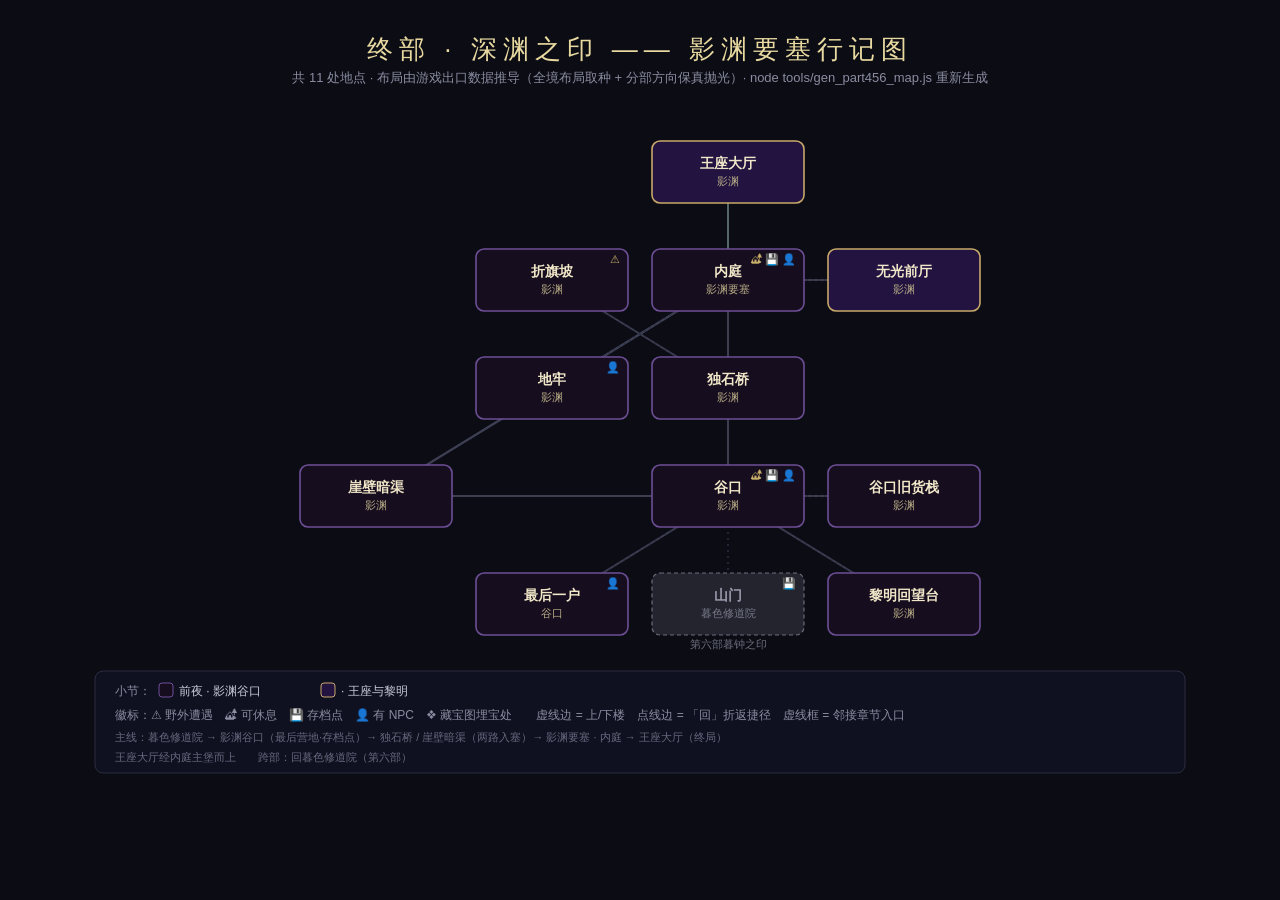
<file: map_final.html>
<!DOCTYPE html>
<html lang="zh"><head><meta charset="utf-8">
<meta name="viewport" content="width=device-width,initial-scale=1">
<title>终部 · 深渊之印 —— 影渊要塞行记图</title>
<style>
  body{margin:0;background:#0b0c14;font-family:"Microsoft YaHei","PingFang SC",sans-serif;display:flex;flex-direction:column;align-items:center;padding:18px;}
  svg{max-width:100%;height:auto;}
</style></head><body>
<svg viewBox="0 0 1150 785" width="1150" height="785" xmlns="http://www.w3.org/2000/svg" font-family="'Microsoft YaHei','PingFang SC',sans-serif"><rect x="0" y="0" width="1150" height="785" fill="#0b0c14"/>
<text x="575" y="40" text-anchor="middle" fill="#e8d9a0" font-size="26" letter-spacing="6">终部 · 深渊之印 —— 影渊要塞行记图</text>
<text x="575" y="64" text-anchor="middle" fill="#8a8ca0" font-size="13">共 11 处地点 · 布局由游戏出口数据推导（全境布局取种 + 分部方向保真抛光）· node tools/gen_part456_map.js 重新生成</text>
<line x1="663" y1="478" x2="663" y2="586" stroke="#2e3044" stroke-width="1.4" stroke-dasharray="2 4"/>
<line x1="663" y1="478" x2="663" y2="370" stroke="#3c3e52" stroke-width="2"/>
<line x1="663" y1="478" x2="311" y2="478" stroke="#3c3e52" stroke-width="2"/>
<line x1="663" y1="478" x2="839" y2="478" stroke="#3c3e52" stroke-width="2"/>
<line x1="663" y1="478" x2="839" y2="586" stroke="#3c3e52" stroke-width="2"/>
<line x1="663" y1="478" x2="487" y2="586" stroke="#3c3e52" stroke-width="2"/>
<line x1="487" y1="586" x2="663" y2="478" stroke="#2e3044" stroke-width="1.4" stroke-dasharray="2 4"/>
<line x1="663" y1="370" x2="663" y2="478" stroke="#3c3e52" stroke-width="2"/>
<line x1="663" y1="370" x2="487" y2="262" stroke="#3c3e52" stroke-width="2"/>
<line x1="663" y1="370" x2="663" y2="262" stroke="#3c3e52" stroke-width="2"/>
<line x1="311" y1="478" x2="663" y2="478" stroke="#3c3e52" stroke-width="2"/>
<line x1="311" y1="478" x2="663" y2="262" stroke="#3c3e52" stroke-width="2"/>
<line x1="663" y1="262" x2="663" y2="370" stroke="#3c3e52" stroke-width="2"/>
<line x1="663" y1="262" x2="311" y2="478" stroke="#3c3e52" stroke-width="2"/>
<line x1="663" y1="262" x2="487" y2="370" stroke="#3c3e52" stroke-width="2"/>
<line x1="663" y1="262" x2="839" y2="262" stroke="#3c3e52" stroke-width="2"/>
<line x1="663" y1="262" x2="663" y2="154" stroke="#566" stroke-width="2" stroke-dasharray="5 4"/>
<line x1="663" y1="154" x2="663" y2="262" stroke="#566" stroke-width="2" stroke-dasharray="5 4"/>
<line x1="839" y1="478" x2="663" y2="478" stroke="#2e3044" stroke-width="1.4" stroke-dasharray="2 4"/>
<line x1="839" y1="586" x2="663" y2="478" stroke="#2e3044" stroke-width="1.4" stroke-dasharray="2 4"/>
<line x1="487" y1="262" x2="663" y2="370" stroke="#2e3044" stroke-width="1.4" stroke-dasharray="2 4"/>
<line x1="487" y1="370" x2="663" y2="262" stroke="#2e3044" stroke-width="1.4" stroke-dasharray="2 4"/>
<line x1="839" y1="262" x2="663" y2="262" stroke="#2e3044" stroke-width="1.4" stroke-dasharray="2 4"/>
<rect x="411" y="339" width="152" height="62" rx="8" fill="#160d1e" stroke="#6d4f96" stroke-width="1.6" />
<text x="487" y="366" text-anchor="middle" fill="#f0e6c8" font-size="14" font-weight="bold">地牢</text>
<text x="487" y="383" text-anchor="middle" fill="#b8ac86" font-size="11">影渊</text>
<text x="555" y="353" text-anchor="end" font-size="11" fill="#c9b06a">👤</text>
<rect x="587" y="339" width="152" height="62" rx="8" fill="#160d1e" stroke="#6d4f96" stroke-width="1.6" />
<text x="663" y="366" text-anchor="middle" fill="#f0e6c8" font-size="14" font-weight="bold">独石桥</text>
<text x="663" y="383" text-anchor="middle" fill="#b8ac86" font-size="11">影渊</text>
<rect x="411" y="231" width="152" height="62" rx="8" fill="#160d1e" stroke="#6d4f96" stroke-width="1.6" />
<text x="487" y="258" text-anchor="middle" fill="#f0e6c8" font-size="14" font-weight="bold">折旗坡</text>
<text x="487" y="275" text-anchor="middle" fill="#b8ac86" font-size="11">影渊</text>
<text x="555" y="245" text-anchor="end" font-size="11" fill="#c9b06a">⚠</text>
<rect x="763" y="231" width="152" height="62" rx="8" fill="#221340" stroke="#c8a86a" stroke-width="1.6" />
<text x="839" y="258" text-anchor="middle" fill="#f0e6c8" font-size="14" font-weight="bold">无光前厅</text>
<text x="839" y="275" text-anchor="middle" fill="#b8ac86" font-size="11">影渊</text>
<rect x="587" y="447" width="152" height="62" rx="8" fill="#160d1e" stroke="#6d4f96" stroke-width="1.6" />
<text x="663" y="474" text-anchor="middle" fill="#f0e6c8" font-size="14" font-weight="bold">谷口</text>
<text x="663" y="491" text-anchor="middle" fill="#b8ac86" font-size="11">影渊</text>
<text x="731" y="461" text-anchor="end" font-size="11" fill="#c9b06a">🏕 💾 👤</text>
<rect x="587" y="555" width="152" height="62" rx="8" fill="#23242e" stroke="#6b6d7c" stroke-width="1.2" stroke-dasharray="4 3"/>
<text x="663" y="582" text-anchor="middle" fill="#9a9cae" font-size="14" font-weight="bold">山门</text>
<text x="663" y="599" text-anchor="middle" fill="#77798a" font-size="11">暮色修道院</text>
<text x="731" y="569" text-anchor="end" font-size="11" fill="#c9b06a">💾</text>
<text x="663" y="630" text-anchor="middle" fill="#6b6d7c" font-size="11">第六部暮钟之印</text>
<rect x="763" y="555" width="152" height="62" rx="8" fill="#160d1e" stroke="#6d4f96" stroke-width="1.6" />
<text x="839" y="582" text-anchor="middle" fill="#f0e6c8" font-size="14" font-weight="bold">黎明回望台</text>
<text x="839" y="599" text-anchor="middle" fill="#b8ac86" font-size="11">影渊</text>
<rect x="411" y="555" width="152" height="62" rx="8" fill="#160d1e" stroke="#6d4f96" stroke-width="1.6" />
<text x="487" y="582" text-anchor="middle" fill="#f0e6c8" font-size="14" font-weight="bold">最后一户</text>
<text x="487" y="599" text-anchor="middle" fill="#b8ac86" font-size="11">谷口</text>
<text x="555" y="569" text-anchor="end" font-size="11" fill="#c9b06a">👤</text>
<rect x="235" y="447" width="152" height="62" rx="8" fill="#160d1e" stroke="#6d4f96" stroke-width="1.6" />
<text x="311" y="474" text-anchor="middle" fill="#f0e6c8" font-size="14" font-weight="bold">崖壁暗渠</text>
<text x="311" y="491" text-anchor="middle" fill="#b8ac86" font-size="11">影渊</text>
<rect x="763" y="447" width="152" height="62" rx="8" fill="#160d1e" stroke="#6d4f96" stroke-width="1.6" />
<text x="839" y="474" text-anchor="middle" fill="#f0e6c8" font-size="14" font-weight="bold">谷口旧货栈</text>
<text x="839" y="491" text-anchor="middle" fill="#b8ac86" font-size="11">影渊</text>
<rect x="587" y="231" width="152" height="62" rx="8" fill="#160d1e" stroke="#6d4f96" stroke-width="1.6" />
<text x="663" y="258" text-anchor="middle" fill="#f0e6c8" font-size="14" font-weight="bold">内庭</text>
<text x="663" y="275" text-anchor="middle" fill="#b8ac86" font-size="11">影渊要塞</text>
<text x="731" y="245" text-anchor="end" font-size="11" fill="#c9b06a">🏕 💾 👤</text>
<rect x="587" y="123" width="152" height="62" rx="8" fill="#221340" stroke="#c8a86a" stroke-width="1.6" />
<text x="663" y="150" text-anchor="middle" fill="#f0e6c8" font-size="14" font-weight="bold">王座大厅</text>
<text x="663" y="167" text-anchor="middle" fill="#b8ac86" font-size="11">影渊</text>
<rect x="30" y="653" width="1090" height="102" rx="8" fill="#101120" stroke="#2b2c40"/>
<text x="50" y="677" fill="#8a8ca0" font-size="12">小节：</text>
<rect x="94" y="665" width="14" height="14" rx="3" fill="#160d1e" stroke="#6d4f96"/>
<text x="114" y="677" fill="#c8c9d8" font-size="12">前夜 · 影渊谷口</text>
<rect x="256" y="665" width="14" height="14" rx="3" fill="#221340" stroke="#c8a86a"/>
<text x="276" y="677" fill="#c8c9d8" font-size="12"> · 王座与黎明</text>
<text x="50" y="701" fill="#8a8ca0" font-size="12">徽标：⚠ 野外遭遇　🏕 可休息　💾 存档点　👤 有 NPC　❖ 藏宝图埋宝处　　虚线边 = 上/下楼　点线边 = 「回」折返捷径　虚线框 = 邻接章节入口</text>
<text x="50" y="723" fill="#66687e" font-size="11">主线：暮色修道院 → 影渊谷口（最后营地·存档点）→ 独石桥 / 崖壁暗渠（两路入塞）→ 影渊要塞 · 内庭 → 王座大厅（终局）</text>
<text x="50" y="743" fill="#66687e" font-size="11">王座大厅经内庭主堡而上　　跨部：回暮色修道院（第六部）</text></svg>
</body></html>
</file>
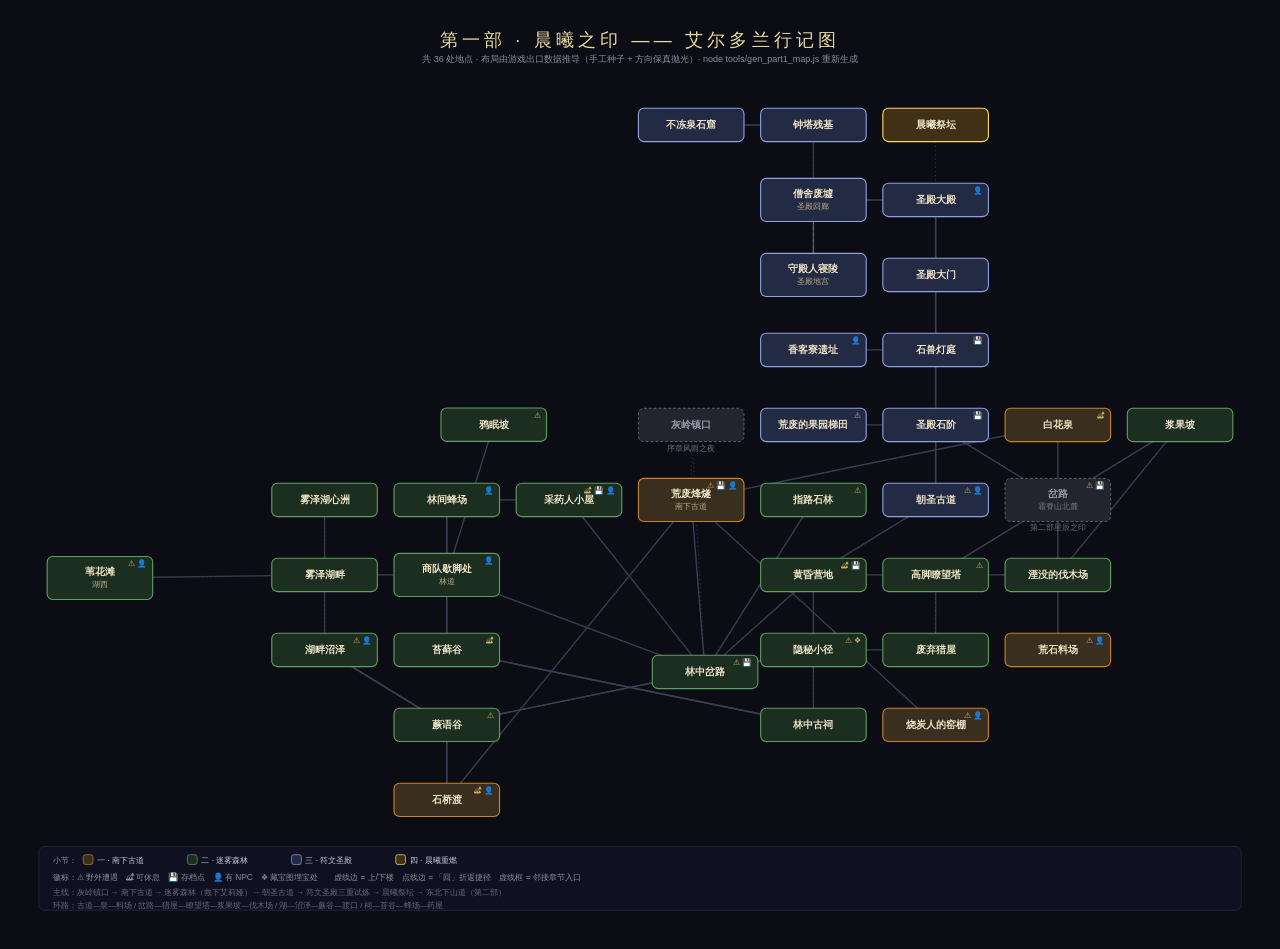
<file: map_part1.html>
<!DOCTYPE html>
<html lang="zh"><head><meta charset="utf-8">
<meta name="viewport" content="width=device-width,initial-scale=1">
<title>第一部 · 晨曦之印 — 地图</title>
<style>
  body{margin:0;background:#0b0c14;font-family:"Microsoft YaHei","PingFang SC",sans-serif;display:flex;flex-direction:column;align-items:center;padding:18px;}
  svg{max-width:100%;height:auto;}
</style></head><body>
<svg viewBox="0 0 1791.4622038842467 1315" width="1791.4622038842467" height="1315" xmlns="http://www.w3.org/2000/svg" font-family="'Microsoft YaHei','PingFang SC',sans-serif"><rect x="0" y="0" width="1791.4622038842467" height="1315" fill="#0b0c14"/>
<text x="895.7311019421234" y="40" text-anchor="middle" fill="#e8d9a0" font-size="26" letter-spacing="6">第一部 · 晨曦之印 —— 艾尔多兰行记图</text>
<text x="895.7311019421234" y="64" text-anchor="middle" fill="#8a8ca0" font-size="13">共 36 处地点 · 布局由游戏出口数据推导（手工种子 + 方向保真抛光）· node tools/gen_part1_map.js 重新生成</text>
<line x1="969.4622038842467" y1="694" x2="969.4622038842467" y2="586" stroke="#2e3044" stroke-width="1.4" stroke-dasharray="2 4"/>
<line x1="969.4622038842467" y1="694" x2="1497.4622038842467" y2="586" stroke="#3c3e52" stroke-width="2"/>
<line x1="969.4622038842467" y1="694" x2="617.4622038842467" y2="1126" stroke="#3c3e52" stroke-width="2"/>
<line x1="969.4622038842467" y1="694" x2="989.4736719911328" y2="941.6788370887185" stroke="#3c3e52" stroke-width="2"/>
<line x1="969.4622038842467" y1="694" x2="1321.4622038842467" y2="1018" stroke="#3c3e52" stroke-width="2"/>
<line x1="1321.4622038842467" y1="1018" x2="969.4622038842467" y2="694" stroke="#2e3044" stroke-width="1.4" stroke-dasharray="2 4"/>
<line x1="1497.4622038842467" y1="586" x2="969.4622038842467" y2="694" stroke="#2e3044" stroke-width="1.4" stroke-dasharray="2 4"/>
<line x1="1497.4622038842467" y1="586" x2="1497.4622038842467" y2="910" stroke="#3c3e52" stroke-width="2"/>
<line x1="617.4622038842467" y1="1126" x2="969.4622038842467" y2="694" stroke="#2e3044" stroke-width="1.4" stroke-dasharray="2 4"/>
<line x1="617.4622038842467" y1="1126" x2="617.4622038842467" y2="1018" stroke="#3c3e52" stroke-width="2"/>
<line x1="1497.4622038842467" y1="910" x2="1497.4622038842467" y2="586" stroke="#2e3044" stroke-width="1.4" stroke-dasharray="2 4"/>
<line x1="989.4736719911328" y1="941.6788370887185" x2="969.4622038842467" y2="586" stroke="#2e3044" stroke-width="1.4" stroke-dasharray="2 4"/>
<line x1="989.4736719911328" y1="941.6788370887185" x2="617.4622038842467" y2="802" stroke="#3c3e52" stroke-width="2"/>
<line x1="989.4736719911328" y1="941.6788370887185" x2="1145.4622038842467" y2="910" stroke="#3c3e52" stroke-width="2"/>
<line x1="989.4736719911328" y1="941.6788370887185" x2="793.4622038842467" y2="694" stroke="#3c3e52" stroke-width="2"/>
<line x1="989.4736719911328" y1="941.6788370887185" x2="1145.4622038842467" y2="802" stroke="#3c3e52" stroke-width="2"/>
<line x1="989.4736719911328" y1="941.6788370887185" x2="1145.4622038842467" y2="694" stroke="#3c3e52" stroke-width="2"/>
<line x1="617.4622038842467" y1="802" x2="989.4736719911328" y2="941.6788370887185" stroke="#2e3044" stroke-width="1.4" stroke-dasharray="2 4"/>
<line x1="617.4622038842467" y1="802" x2="685.1047520968618" y2="585.654136909011" stroke="#3c3e52" stroke-width="2"/>
<line x1="617.4622038842467" y1="802" x2="441.4622038842468" y2="802" stroke="#3c3e52" stroke-width="2"/>
<line x1="685.1047520968618" y1="585.654136909011" x2="617.4622038842467" y2="802" stroke="#2e3044" stroke-width="1.4" stroke-dasharray="2 4"/>
<line x1="1145.4622038842467" y1="910" x2="989.4736719911328" y2="941.6788370887185" stroke="#2e3044" stroke-width="1.4" stroke-dasharray="2 4"/>
<line x1="1145.4622038842467" y1="910" x2="1321.4622038842467" y2="910" stroke="#3c3e52" stroke-width="2"/>
<line x1="1145.4622038842467" y1="910" x2="1145.4622038842467" y2="802" stroke="#3c3e52" stroke-width="2"/>
<line x1="1145.4622038842467" y1="910" x2="617.4622038842467" y2="1018" stroke="#3c3e52" stroke-width="2"/>
<line x1="1145.4622038842467" y1="910" x2="1145.4622038842467" y2="1018" stroke="#3c3e52" stroke-width="2"/>
<line x1="441.4622038842468" y1="802" x2="617.4622038842467" y2="802" stroke="#2e3044" stroke-width="1.4" stroke-dasharray="2 4"/>
<line x1="441.4622038842468" y1="802" x2="441.4622038842468" y2="910" stroke="#3c3e52" stroke-width="2"/>
<line x1="441.4622038842468" y1="802" x2="118" y2="806.5033563340564" stroke="#3c3e52" stroke-width="2"/>
<line x1="441.4622038842468" y1="802" x2="441.4622038842468" y2="694" stroke="#3c3e52" stroke-width="2"/>
<line x1="441.4622038842468" y1="694" x2="441.4622038842468" y2="802" stroke="#2e3044" stroke-width="1.4" stroke-dasharray="2 4"/>
<line x1="118" y1="806.5033563340564" x2="441.4622038842468" y2="802" stroke="#2e3044" stroke-width="1.4" stroke-dasharray="2 4"/>
<line x1="441.4622038842468" y1="910" x2="441.4622038842468" y2="802" stroke="#2e3044" stroke-width="1.4" stroke-dasharray="2 4"/>
<line x1="441.4622038842468" y1="910" x2="617.4622038842467" y2="1018" stroke="#3c3e52" stroke-width="2"/>
<line x1="617.4622038842467" y1="1018" x2="441.4622038842468" y2="910" stroke="#3c3e52" stroke-width="2"/>
<line x1="617.4622038842467" y1="1018" x2="1145.4622038842467" y2="910" stroke="#3c3e52" stroke-width="2"/>
<line x1="617.4622038842467" y1="1018" x2="617.4622038842467" y2="1126" stroke="#3c3e52" stroke-width="2"/>
<line x1="1145.4622038842467" y1="1018" x2="1145.4622038842467" y2="910" stroke="#2e3044" stroke-width="1.4" stroke-dasharray="2 4"/>
<line x1="1145.4622038842467" y1="1018" x2="617.4622038842467" y2="910" stroke="#3c3e52" stroke-width="2"/>
<line x1="1321.4622038842467" y1="910" x2="1145.4622038842467" y2="910" stroke="#2e3044" stroke-width="1.4" stroke-dasharray="2 4"/>
<line x1="1321.4622038842467" y1="910" x2="1321.4622038842467" y2="802" stroke="#3c3e52" stroke-width="2"/>
<line x1="1321.4622038842467" y1="802" x2="1321.4622038842467" y2="910" stroke="#2e3044" stroke-width="1.4" stroke-dasharray="2 4"/>
<line x1="1145.4622038842467" y1="694" x2="989.4736719911328" y2="941.6788370887185" stroke="#2e3044" stroke-width="1.4" stroke-dasharray="2 4"/>
<line x1="793.4622038842467" y1="694" x2="989.4736719911328" y2="941.6788370887185" stroke="#2e3044" stroke-width="1.4" stroke-dasharray="2 4"/>
<line x1="793.4622038842467" y1="694" x2="617.4622038842467" y2="694" stroke="#3c3e52" stroke-width="2"/>
<line x1="617.4622038842467" y1="694" x2="793.4622038842467" y2="694" stroke="#2e3044" stroke-width="1.4" stroke-dasharray="2 4"/>
<line x1="617.4622038842467" y1="694" x2="617.4622038842467" y2="910" stroke="#3c3e52" stroke-width="2"/>
<line x1="617.4622038842467" y1="910" x2="617.4622038842467" y2="694" stroke="#3c3e52" stroke-width="2"/>
<line x1="617.4622038842467" y1="910" x2="1145.4622038842467" y2="1018" stroke="#3c3e52" stroke-width="2"/>
<line x1="1145.4622038842467" y1="802" x2="989.4736719911328" y2="941.6788370887185" stroke="#2e3044" stroke-width="1.4" stroke-dasharray="2 4"/>
<line x1="1145.4622038842467" y1="802" x2="1497.4622038842467" y2="802" stroke="#3c3e52" stroke-width="2"/>
<line x1="1145.4622038842467" y1="802" x2="1321.4622038842467" y2="694" stroke="#3c3e52" stroke-width="2"/>
<line x1="1497.4622038842467" y1="802" x2="1145.4622038842467" y2="802" stroke="#2e3044" stroke-width="1.4" stroke-dasharray="2 4"/>
<line x1="1497.4622038842467" y1="802" x2="1673.4622038842467" y2="586" stroke="#3c3e52" stroke-width="2"/>
<line x1="1673.4622038842467" y1="586" x2="1497.4622038842467" y2="802" stroke="#2e3044" stroke-width="1.4" stroke-dasharray="2 4"/>
<line x1="1673.4622038842467" y1="586" x2="1321.4622038842467" y2="802" stroke="#3c3e52" stroke-width="2"/>
<line x1="1321.4622038842467" y1="694" x2="1145.4622038842467" y2="802" stroke="#2e3044" stroke-width="1.4" stroke-dasharray="2 4"/>
<line x1="1321.4622038842467" y1="694" x2="1321.4622038842467" y2="586" stroke="#3c3e52" stroke-width="2"/>
<line x1="1321.4622038842467" y1="586" x2="1321.4622038842467" y2="694" stroke="#3c3e52" stroke-width="2"/>
<line x1="1321.4622038842467" y1="586" x2="1145.4622038842467" y2="586" stroke="#3c3e52" stroke-width="2"/>
<line x1="1321.4622038842467" y1="586" x2="1321.4622038842467" y2="478" stroke="#3c3e52" stroke-width="2"/>
<line x1="1321.4622038842467" y1="586" x2="1497.4622038842467" y2="694" stroke="#3c3e52" stroke-width="2"/>
<line x1="1321.4622038842467" y1="478" x2="1321.4622038842467" y2="586" stroke="#3c3e52" stroke-width="2"/>
<line x1="1321.4622038842467" y1="478" x2="1145.4622038842467" y2="478" stroke="#3c3e52" stroke-width="2"/>
<line x1="1321.4622038842467" y1="478" x2="1321.4622038842467" y2="370" stroke="#3c3e52" stroke-width="2"/>
<line x1="1145.4622038842467" y1="586" x2="1321.4622038842467" y2="586" stroke="#2e3044" stroke-width="1.4" stroke-dasharray="2 4"/>
<line x1="1145.4622038842467" y1="478" x2="1321.4622038842467" y2="478" stroke="#2e3044" stroke-width="1.4" stroke-dasharray="2 4"/>
<line x1="1321.4622038842467" y1="370" x2="1321.4622038842467" y2="478" stroke="#3c3e52" stroke-width="2"/>
<line x1="1321.4622038842467" y1="370" x2="1321.4622038842467" y2="262" stroke="#3c3e52" stroke-width="2"/>
<line x1="1321.4622038842467" y1="262" x2="1321.4622038842467" y2="370" stroke="#3c3e52" stroke-width="2"/>
<line x1="1321.4622038842467" y1="262" x2="1145.4622038842467" y2="262" stroke="#3c3e52" stroke-width="2"/>
<line x1="1145.4622038842467" y1="262" x2="1321.4622038842467" y2="262" stroke="#2e3044" stroke-width="1.4" stroke-dasharray="2 4"/>
<line x1="1145.4622038842467" y1="262" x2="1145.4622038842467" y2="154" stroke="#3c3e52" stroke-width="2"/>
<line x1="1145.4622038842467" y1="262" x2="1145.4622038842467" y2="370" stroke="#566" stroke-width="2" stroke-dasharray="5 4"/>
<line x1="1145.4622038842467" y1="370" x2="1145.4622038842467" y2="262" stroke="#566" stroke-width="2" stroke-dasharray="5 4"/>
<line x1="1145.4622038842467" y1="154" x2="1145.4622038842467" y2="262" stroke="#2e3044" stroke-width="1.4" stroke-dasharray="2 4"/>
<line x1="1145.4622038842467" y1="154" x2="969.4622038842467" y2="154" stroke="#3c3e52" stroke-width="2"/>
<line x1="969.4622038842467" y1="154" x2="1145.4622038842467" y2="154" stroke="#2e3044" stroke-width="1.4" stroke-dasharray="2 4"/>
<line x1="1321.4622038842467" y1="154" x2="1321.4622038842467" y2="262" stroke="#2e3044" stroke-width="1.4" stroke-dasharray="2 4"/>
<rect x="893.4622038842467" y="663" width="152" height="62" rx="8" fill="#3a2f1e" stroke="#c98227" stroke-width="1.6" />
<text x="969.4622038842467" y="690" text-anchor="middle" fill="#f0e6c8" font-size="14" font-weight="bold">荒废烽燧</text>
<text x="969.4622038842467" y="707" text-anchor="middle" fill="#b8ac86" font-size="11">南下古道</text>
<text x="1037.4622038842467" y="677" text-anchor="end" font-size="11" fill="#c9b06a">⚠ 💾 👤</text>
<rect x="1245.4622038842467" y="994" width="152" height="48" rx="8" fill="#3a2f1e" stroke="#c98227" stroke-width="1.6" />
<text x="1321.4622038842467" y="1023" text-anchor="middle" fill="#f0e6c8" font-size="14" font-weight="bold">烧炭人的窑棚</text>
<text x="1389.4622038842467" y="1008" text-anchor="end" font-size="11" fill="#c9b06a">⚠ 👤</text>
<rect x="1421.4622038842467" y="562" width="152" height="48" rx="8" fill="#3a2f1e" stroke="#c98227" stroke-width="1.6" />
<text x="1497.4622038842467" y="591" text-anchor="middle" fill="#f0e6c8" font-size="14" font-weight="bold">白花泉</text>
<text x="1565.4622038842467" y="576" text-anchor="end" font-size="11" fill="#c9b06a">🏕</text>
<rect x="541.4622038842467" y="1102" width="152" height="48" rx="8" fill="#3a2f1e" stroke="#c98227" stroke-width="1.6" />
<text x="617.4622038842467" y="1131" text-anchor="middle" fill="#f0e6c8" font-size="14" font-weight="bold">石桥渡</text>
<text x="685.4622038842467" y="1116" text-anchor="end" font-size="11" fill="#c9b06a">🏕 👤</text>
<rect x="1421.4622038842467" y="886" width="152" height="48" rx="8" fill="#3a2f1e" stroke="#c98227" stroke-width="1.6" />
<text x="1497.4622038842467" y="915" text-anchor="middle" fill="#f0e6c8" font-size="14" font-weight="bold">荒石料场</text>
<text x="1565.4622038842467" y="900" text-anchor="end" font-size="11" fill="#c9b06a">⚠ 👤</text>
<rect x="913.4736719911328" y="917.6788370887185" width="152" height="48" rx="8" fill="#1c2e1f" stroke="#5f9e63" stroke-width="1.6" />
<text x="989.4736719911328" y="946.6788370887185" text-anchor="middle" fill="#f0e6c8" font-size="14" font-weight="bold">林中岔路</text>
<text x="1057.473671991133" y="931.6788370887185" text-anchor="end" font-size="11" fill="#c9b06a">⚠ 💾</text>
<rect x="541.4622038842467" y="771" width="152" height="62" rx="8" fill="#1c2e1f" stroke="#5f9e63" stroke-width="1.6" />
<text x="617.4622038842467" y="798" text-anchor="middle" fill="#f0e6c8" font-size="14" font-weight="bold">商队歇脚处</text>
<text x="617.4622038842467" y="815" text-anchor="middle" fill="#b8ac86" font-size="11">林道</text>
<text x="685.4622038842467" y="785" text-anchor="end" font-size="11" fill="#c9b06a">👤</text>
<rect x="609.1047520968618" y="561.654136909011" width="152" height="48" rx="8" fill="#1c2e1f" stroke="#5f9e63" stroke-width="1.6" />
<text x="685.1047520968618" y="590.654136909011" text-anchor="middle" fill="#f0e6c8" font-size="14" font-weight="bold">鸦眠坡</text>
<text x="753.1047520968618" y="575.654136909011" text-anchor="end" font-size="11" fill="#c9b06a">⚠</text>
<rect x="1069.4622038842467" y="886" width="152" height="48" rx="8" fill="#1c2e1f" stroke="#5f9e63" stroke-width="1.6" />
<text x="1145.4622038842467" y="915" text-anchor="middle" fill="#f0e6c8" font-size="14" font-weight="bold">隐秘小径</text>
<text x="1213.4622038842467" y="900" text-anchor="end" font-size="11" fill="#c9b06a">⚠ ❖</text>
<rect x="365.4622038842468" y="778" width="152" height="48" rx="8" fill="#1c2e1f" stroke="#5f9e63" stroke-width="1.6" />
<text x="441.4622038842468" y="807" text-anchor="middle" fill="#f0e6c8" font-size="14" font-weight="bold">雾泽湖畔</text>
<rect x="365.4622038842468" y="670" width="152" height="48" rx="8" fill="#1c2e1f" stroke="#5f9e63" stroke-width="1.6" />
<text x="441.4622038842468" y="699" text-anchor="middle" fill="#f0e6c8" font-size="14" font-weight="bold">雾泽湖心洲</text>
<rect x="42" y="775.5033563340564" width="152" height="62" rx="8" fill="#1c2e1f" stroke="#5f9e63" stroke-width="1.6" />
<text x="118" y="802.5033563340564" text-anchor="middle" fill="#f0e6c8" font-size="14" font-weight="bold">苇花滩</text>
<text x="118" y="819.5033563340564" text-anchor="middle" fill="#b8ac86" font-size="11">湖西</text>
<text x="186" y="789.5033563340564" text-anchor="end" font-size="11" fill="#c9b06a">⚠ 👤</text>
<rect x="365.4622038842468" y="886" width="152" height="48" rx="8" fill="#1c2e1f" stroke="#5f9e63" stroke-width="1.6" />
<text x="441.4622038842468" y="915" text-anchor="middle" fill="#f0e6c8" font-size="14" font-weight="bold">湖畔沼泽</text>
<text x="509.4622038842467" y="900" text-anchor="end" font-size="11" fill="#c9b06a">⚠ 👤</text>
<rect x="541.4622038842467" y="994" width="152" height="48" rx="8" fill="#1c2e1f" stroke="#5f9e63" stroke-width="1.6" />
<text x="617.4622038842467" y="1023" text-anchor="middle" fill="#f0e6c8" font-size="14" font-weight="bold">蕨语谷</text>
<text x="685.4622038842467" y="1008" text-anchor="end" font-size="11" fill="#c9b06a">⚠</text>
<rect x="1069.4622038842467" y="994" width="152" height="48" rx="8" fill="#1c2e1f" stroke="#5f9e63" stroke-width="1.6" />
<text x="1145.4622038842467" y="1023" text-anchor="middle" fill="#f0e6c8" font-size="14" font-weight="bold">林中古祠</text>
<rect x="1245.4622038842467" y="886" width="152" height="48" rx="8" fill="#1c2e1f" stroke="#5f9e63" stroke-width="1.6" />
<text x="1321.4622038842467" y="915" text-anchor="middle" fill="#f0e6c8" font-size="14" font-weight="bold">废弃猎屋</text>
<rect x="1245.4622038842467" y="778" width="152" height="48" rx="8" fill="#1c2e1f" stroke="#5f9e63" stroke-width="1.6" />
<text x="1321.4622038842467" y="807" text-anchor="middle" fill="#f0e6c8" font-size="14" font-weight="bold">高脚瞭望塔</text>
<text x="1389.4622038842467" y="792" text-anchor="end" font-size="11" fill="#c9b06a">⚠</text>
<rect x="1069.4622038842467" y="670" width="152" height="48" rx="8" fill="#1c2e1f" stroke="#5f9e63" stroke-width="1.6" />
<text x="1145.4622038842467" y="699" text-anchor="middle" fill="#f0e6c8" font-size="14" font-weight="bold">指路石林</text>
<text x="1213.4622038842467" y="684" text-anchor="end" font-size="11" fill="#c9b06a">⚠</text>
<rect x="717.4622038842467" y="670" width="152" height="48" rx="8" fill="#1c2e1f" stroke="#5f9e63" stroke-width="1.6" />
<text x="793.4622038842467" y="699" text-anchor="middle" fill="#f0e6c8" font-size="14" font-weight="bold">采药人小屋</text>
<text x="861.4622038842467" y="684" text-anchor="end" font-size="11" fill="#c9b06a">🏕 💾 👤</text>
<rect x="541.4622038842467" y="670" width="152" height="48" rx="8" fill="#1c2e1f" stroke="#5f9e63" stroke-width="1.6" />
<text x="617.4622038842467" y="699" text-anchor="middle" fill="#f0e6c8" font-size="14" font-weight="bold">林间蜂场</text>
<text x="685.4622038842467" y="684" text-anchor="end" font-size="11" fill="#c9b06a">👤</text>
<rect x="541.4622038842467" y="886" width="152" height="48" rx="8" fill="#1c2e1f" stroke="#5f9e63" stroke-width="1.6" />
<text x="617.4622038842467" y="915" text-anchor="middle" fill="#f0e6c8" font-size="14" font-weight="bold">苔藓谷</text>
<text x="685.4622038842467" y="900" text-anchor="end" font-size="11" fill="#c9b06a">🏕</text>
<rect x="1069.4622038842467" y="778" width="152" height="48" rx="8" fill="#1c2e1f" stroke="#5f9e63" stroke-width="1.6" />
<text x="1145.4622038842467" y="807" text-anchor="middle" fill="#f0e6c8" font-size="14" font-weight="bold">黄昏营地</text>
<text x="1213.4622038842467" y="792" text-anchor="end" font-size="11" fill="#c9b06a">🏕 💾</text>
<rect x="1421.4622038842467" y="778" width="152" height="48" rx="8" fill="#1c2e1f" stroke="#5f9e63" stroke-width="1.6" />
<text x="1497.4622038842467" y="807" text-anchor="middle" fill="#f0e6c8" font-size="14" font-weight="bold">湮没的伐木场</text>
<rect x="1597.4622038842467" y="562" width="152" height="48" rx="8" fill="#1c2e1f" stroke="#5f9e63" stroke-width="1.6" />
<text x="1673.4622038842467" y="591" text-anchor="middle" fill="#f0e6c8" font-size="14" font-weight="bold">浆果坡</text>
<rect x="1245.4622038842467" y="670" width="152" height="48" rx="8" fill="#232a44" stroke="#8ea2e0" stroke-width="1.6" />
<text x="1321.4622038842467" y="699" text-anchor="middle" fill="#f0e6c8" font-size="14" font-weight="bold">朝圣古道</text>
<text x="1389.4622038842467" y="684" text-anchor="end" font-size="11" fill="#c9b06a">⚠ 👤</text>
<rect x="1245.4622038842467" y="562" width="152" height="48" rx="8" fill="#232a44" stroke="#8ea2e0" stroke-width="1.6" />
<text x="1321.4622038842467" y="591" text-anchor="middle" fill="#f0e6c8" font-size="14" font-weight="bold">圣殿石阶</text>
<text x="1389.4622038842467" y="576" text-anchor="end" font-size="11" fill="#c9b06a">💾</text>
<rect x="1245.4622038842467" y="454" width="152" height="48" rx="8" fill="#232a44" stroke="#8ea2e0" stroke-width="1.6" />
<text x="1321.4622038842467" y="483" text-anchor="middle" fill="#f0e6c8" font-size="14" font-weight="bold">石兽灯庭</text>
<text x="1389.4622038842467" y="468" text-anchor="end" font-size="11" fill="#c9b06a">💾</text>
<rect x="1069.4622038842467" y="562" width="152" height="48" rx="8" fill="#232a44" stroke="#8ea2e0" stroke-width="1.6" />
<text x="1145.4622038842467" y="591" text-anchor="middle" fill="#f0e6c8" font-size="14" font-weight="bold">荒废的果园梯田</text>
<text x="1213.4622038842467" y="576" text-anchor="end" font-size="11" fill="#c9b06a">⚠</text>
<rect x="1069.4622038842467" y="454" width="152" height="48" rx="8" fill="#232a44" stroke="#8ea2e0" stroke-width="1.6" />
<text x="1145.4622038842467" y="483" text-anchor="middle" fill="#f0e6c8" font-size="14" font-weight="bold">香客寮遗址</text>
<text x="1213.4622038842467" y="468" text-anchor="end" font-size="11" fill="#c9b06a">👤</text>
<rect x="1245.4622038842467" y="346" width="152" height="48" rx="8" fill="#232a44" stroke="#8ea2e0" stroke-width="1.6" />
<text x="1321.4622038842467" y="375" text-anchor="middle" fill="#f0e6c8" font-size="14" font-weight="bold">圣殿大门</text>
<rect x="1245.4622038842467" y="238" width="152" height="48" rx="8" fill="#232a44" stroke="#8ea2e0" stroke-width="1.6" />
<text x="1321.4622038842467" y="267" text-anchor="middle" fill="#f0e6c8" font-size="14" font-weight="bold">圣殿大殿</text>
<text x="1389.4622038842467" y="252" text-anchor="end" font-size="11" fill="#c9b06a">👤</text>
<rect x="1069.4622038842467" y="231" width="152" height="62" rx="8" fill="#232a44" stroke="#8ea2e0" stroke-width="1.6" />
<text x="1145.4622038842467" y="258" text-anchor="middle" fill="#f0e6c8" font-size="14" font-weight="bold">僧舍废墟</text>
<text x="1145.4622038842467" y="275" text-anchor="middle" fill="#b8ac86" font-size="11">圣殿回廊</text>
<rect x="1069.4622038842467" y="339" width="152" height="62" rx="8" fill="#232a44" stroke="#8ea2e0" stroke-width="1.6" />
<text x="1145.4622038842467" y="366" text-anchor="middle" fill="#f0e6c8" font-size="14" font-weight="bold">守殿人寝陵</text>
<text x="1145.4622038842467" y="383" text-anchor="middle" fill="#b8ac86" font-size="11">圣殿地宫</text>
<rect x="1069.4622038842467" y="130" width="152" height="48" rx="8" fill="#232a44" stroke="#8ea2e0" stroke-width="1.6" />
<text x="1145.4622038842467" y="159" text-anchor="middle" fill="#f0e6c8" font-size="14" font-weight="bold">钟塔残基</text>
<rect x="893.4622038842467" y="130" width="152" height="48" rx="8" fill="#232a44" stroke="#8ea2e0" stroke-width="1.6" />
<text x="969.4622038842467" y="159" text-anchor="middle" fill="#f0e6c8" font-size="14" font-weight="bold">不冻泉石窟</text>
<rect x="1245.4622038842467" y="130" width="152" height="48" rx="8" fill="#403116" stroke="#ffd76a" stroke-width="1.6" />
<text x="1321.4622038842467" y="159" text-anchor="middle" fill="#f0e6c8" font-size="14" font-weight="bold">晨曦祭坛</text>
<rect x="893.4622038842467" y="562" width="152" height="48" rx="8" fill="#23242e" stroke="#6b6d7c" stroke-width="1.2" stroke-dasharray="4 3"/>
<text x="969.4622038842467" y="591" text-anchor="middle" fill="#9a9cae" font-size="14" font-weight="bold">灰岭镇口</text>
<text x="969.4622038842467" y="623" text-anchor="middle" fill="#6b6d7c" font-size="11">序章风雨之夜</text>
<rect x="1421.4622038842467" y="663" width="152" height="62" rx="8" fill="#23242e" stroke="#6b6d7c" stroke-width="1.2" stroke-dasharray="4 3"/>
<text x="1497.4622038842467" y="690" text-anchor="middle" fill="#9a9cae" font-size="14" font-weight="bold">岔路</text>
<text x="1497.4622038842467" y="707" text-anchor="middle" fill="#77798a" font-size="11">霜脊山北麓</text>
<text x="1565.4622038842467" y="677" text-anchor="end" font-size="11" fill="#c9b06a">⚠ 💾</text>
<text x="1497.4622038842467" y="738" text-anchor="middle" fill="#6b6d7c" font-size="11">第二部星辰之印</text>
<rect x="30" y="1193" width="1731.4622038842467" height="92" rx="8" fill="#101120" stroke="#2b2c40"/>
<text x="50" y="1217" fill="#8a8ca0" font-size="12">小节：</text>
<rect x="94" y="1205" width="14" height="14" rx="3" fill="#3a2f1e" stroke="#c98227"/>
<text x="114" y="1217" fill="#c8c9d8" font-size="12">一 · 南下古道</text>
<rect x="244" y="1205" width="14" height="14" rx="3" fill="#1c2e1f" stroke="#5f9e63"/>
<text x="264" y="1217" fill="#c8c9d8" font-size="12">二 · 迷雾森林</text>
<rect x="394" y="1205" width="14" height="14" rx="3" fill="#232a44" stroke="#8ea2e0"/>
<text x="414" y="1217" fill="#c8c9d8" font-size="12">三 · 符文圣殿</text>
<rect x="544" y="1205" width="14" height="14" rx="3" fill="#403116" stroke="#ffd76a"/>
<text x="564" y="1217" fill="#c8c9d8" font-size="12">四 · 晨曦重燃</text>
<text x="50" y="1241" fill="#8a8ca0" font-size="12">徽标：⚠ 野外遭遇　🏕 可休息　💾 存档点　👤 有 NPC　❖ 藏宝图埋宝处　　虚线边 = 上/下楼　点线边 = 「回」折返捷径　虚线框 = 邻接章节入口</text>
<text x="50" y="1263" fill="#66687e" font-size="11">主线：灰岭镇口 → 南下古道 → 迷雾森林（救下艾莉娅）→ 朝圣古道 → 符文圣殿三重试炼 → 晨曦祭坛 → 东北下山道（第二部）</text>
<text x="50" y="1281" fill="#66687e" font-size="11">环路：古道—泉—料场 / 岔路—猎屋—瞭望塔—浆果坡—伐木场 / 湖—沼泽—蕨谷—渡口 / 祠—苔谷—蜂场—药屋</text></svg>
</body></html>
</file>
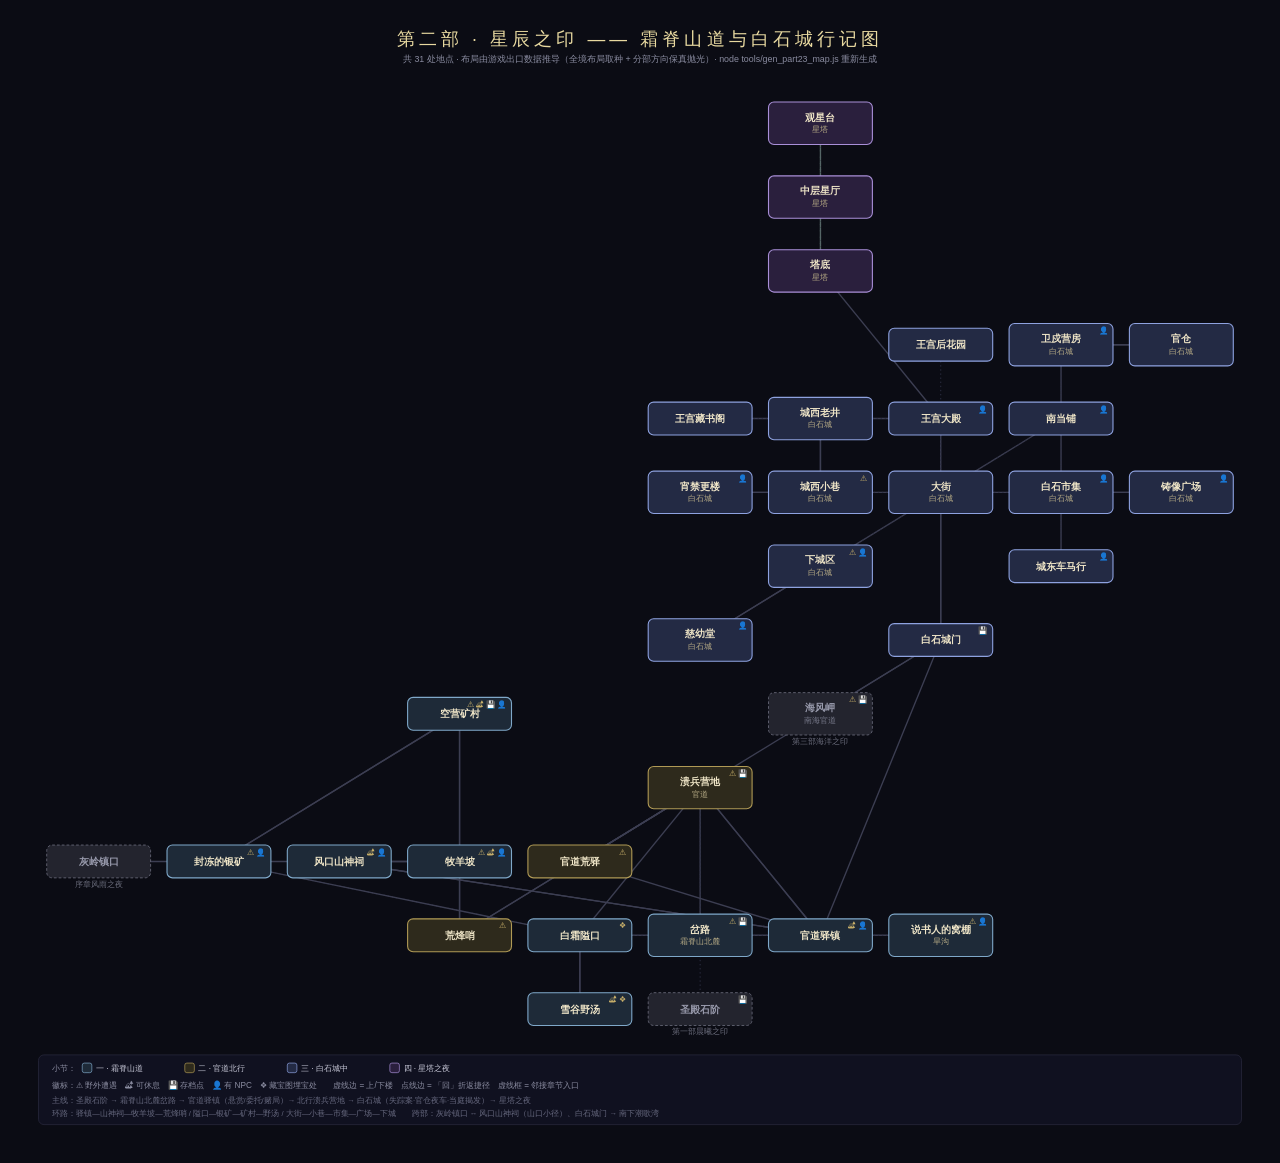
<file: map_part2.html>
<!DOCTYPE html>
<html lang="zh"><head><meta charset="utf-8">
<meta name="viewport" content="width=device-width,initial-scale=1">
<title>第二部 · 星辰之印 —— 霜脊山道与白石城行记图</title>
<style>
  body{margin:0;background:#0b0c14;font-family:"Microsoft YaHei","PingFang SC",sans-serif;display:flex;flex-direction:column;align-items:center;padding:18px;}
  svg{max-width:100%;height:auto;}
</style></head><body>
<svg viewBox="0 0 1820 1649" width="1820" height="1649" xmlns="http://www.w3.org/2000/svg" font-family="'Microsoft YaHei','PingFang SC',sans-serif"><rect x="0" y="0" width="1820" height="1649" fill="#0b0c14"/>
<text x="910" y="40" text-anchor="middle" fill="#e8d9a0" font-size="26" letter-spacing="6">第二部 · 星辰之印 —— 霜脊山道与白石城行记图</text>
<text x="910" y="64" text-anchor="middle" fill="#8a8ca0" font-size="13">共 31 处地点 · 布局由游戏出口数据推导（全境布局取种 + 分部方向保真抛光）· node tools/gen_part23_map.js 重新生成</text>
<line x1="998" y1="1342" x2="998" y2="1450" stroke="#2e3044" stroke-width="1.4" stroke-dasharray="2 4"/>
<line x1="998" y1="1342" x2="822" y2="1342" stroke="#3c3e52" stroke-width="2"/>
<line x1="998" y1="1342" x2="1174" y2="1342" stroke="#3c3e52" stroke-width="2"/>
<line x1="998" y1="1342" x2="998" y2="1126" stroke="#3c3e52" stroke-width="2"/>
<line x1="1174" y1="1342" x2="998" y2="1342" stroke="#2e3044" stroke-width="1.4" stroke-dasharray="2 4"/>
<line x1="1174" y1="1342" x2="998" y2="1126" stroke="#3c3e52" stroke-width="2"/>
<line x1="1174" y1="1342" x2="470" y2="1234" stroke="#3c3e52" stroke-width="2"/>
<line x1="1174" y1="1342" x2="1350" y2="1342" stroke="#3c3e52" stroke-width="2"/>
<line x1="1350" y1="1342" x2="1174" y2="1342" stroke="#2e3044" stroke-width="1.4" stroke-dasharray="2 4"/>
<line x1="294" y1="1234" x2="822" y2="1342" stroke="#2e3044" stroke-width="1.4" stroke-dasharray="2 4"/>
<line x1="294" y1="1234" x2="646" y2="1018" stroke="#3c3e52" stroke-width="2"/>
<line x1="998" y1="1126" x2="998" y2="1342" stroke="#2e3044" stroke-width="1.4" stroke-dasharray="2 4"/>
<line x1="998" y1="1126" x2="1174" y2="1342" stroke="#3c3e52" stroke-width="2"/>
<line x1="998" y1="1126" x2="1350" y2="910" stroke="#3c3e52" stroke-width="2"/>
<line x1="998" y1="1126" x2="822" y2="1234" stroke="#3c3e52" stroke-width="2"/>
<line x1="998" y1="1126" x2="646" y2="1342" stroke="#3c3e52" stroke-width="2"/>
<line x1="822" y1="1342" x2="998" y2="1342" stroke="#2e3044" stroke-width="1.4" stroke-dasharray="2 4"/>
<line x1="822" y1="1342" x2="998" y2="1126" stroke="#3c3e52" stroke-width="2"/>
<line x1="822" y1="1342" x2="294" y2="1234" stroke="#3c3e52" stroke-width="2"/>
<line x1="822" y1="1342" x2="822" y2="1450" stroke="#3c3e52" stroke-width="2"/>
<line x1="470" y1="1234" x2="1174" y2="1342" stroke="#3c3e52" stroke-width="2"/>
<line x1="470" y1="1234" x2="646" y2="1234" stroke="#3c3e52" stroke-width="2"/>
<line x1="470" y1="1234" x2="118" y2="1234" stroke="#3c3e52" stroke-width="2"/>
<line x1="646" y1="1234" x2="470" y2="1234" stroke="#3c3e52" stroke-width="2"/>
<line x1="646" y1="1234" x2="646" y2="1342" stroke="#3c3e52" stroke-width="2"/>
<line x1="646" y1="1234" x2="646" y2="1018" stroke="#3c3e52" stroke-width="2"/>
<line x1="646" y1="1342" x2="646" y2="1234" stroke="#3c3e52" stroke-width="2"/>
<line x1="646" y1="1342" x2="998" y2="1126" stroke="#3c3e52" stroke-width="2"/>
<line x1="822" y1="1450" x2="822" y2="1342" stroke="#3c3e52" stroke-width="2"/>
<line x1="646" y1="1018" x2="646" y2="1234" stroke="#3c3e52" stroke-width="2"/>
<line x1="646" y1="1018" x2="294" y2="1234" stroke="#3c3e52" stroke-width="2"/>
<line x1="822" y1="1234" x2="1174" y2="1342" stroke="#3c3e52" stroke-width="2"/>
<line x1="822" y1="1234" x2="998" y2="1126" stroke="#3c3e52" stroke-width="2"/>
<line x1="1350" y1="910" x2="1174" y2="1342" stroke="#3c3e52" stroke-width="2"/>
<line x1="1350" y1="910" x2="1174" y2="1018" stroke="#3c3e52" stroke-width="2"/>
<line x1="1350" y1="910" x2="1350" y2="694" stroke="#3c3e52" stroke-width="2"/>
<line x1="1350" y1="694" x2="1350" y2="910" stroke="#3c3e52" stroke-width="2"/>
<line x1="1350" y1="694" x2="1174" y2="694" stroke="#3c3e52" stroke-width="2"/>
<line x1="1350" y1="694" x2="1526" y2="694" stroke="#3c3e52" stroke-width="2"/>
<line x1="1350" y1="694" x2="1350" y2="586" stroke="#3c3e52" stroke-width="2"/>
<line x1="1350" y1="694" x2="1174" y2="802" stroke="#3c3e52" stroke-width="2"/>
<line x1="1350" y1="694" x2="1526" y2="586" stroke="#3c3e52" stroke-width="2"/>
<line x1="1526" y1="586" x2="1350" y2="694" stroke="#2e3044" stroke-width="1.4" stroke-dasharray="2 4"/>
<line x1="1174" y1="694" x2="1350" y2="694" stroke="#2e3044" stroke-width="1.4" stroke-dasharray="2 4"/>
<line x1="1174" y1="694" x2="1174" y2="586" stroke="#3c3e52" stroke-width="2"/>
<line x1="1174" y1="694" x2="998" y2="694" stroke="#3c3e52" stroke-width="2"/>
<line x1="1526" y1="694" x2="1350" y2="694" stroke="#2e3044" stroke-width="1.4" stroke-dasharray="2 4"/>
<line x1="1526" y1="694" x2="1526" y2="478" stroke="#3c3e52" stroke-width="2"/>
<line x1="1526" y1="694" x2="1702" y2="694" stroke="#3c3e52" stroke-width="2"/>
<line x1="1526" y1="694" x2="1526" y2="802" stroke="#3c3e52" stroke-width="2"/>
<line x1="1526" y1="802" x2="1526" y2="694" stroke="#2e3044" stroke-width="1.4" stroke-dasharray="2 4"/>
<line x1="1174" y1="802" x2="1350" y2="694" stroke="#2e3044" stroke-width="1.4" stroke-dasharray="2 4"/>
<line x1="1174" y1="802" x2="998" y2="910" stroke="#3c3e52" stroke-width="2"/>
<line x1="1526" y1="478" x2="1526" y2="694" stroke="#2e3044" stroke-width="1.4" stroke-dasharray="2 4"/>
<line x1="1526" y1="478" x2="1702" y2="478" stroke="#3c3e52" stroke-width="2"/>
<line x1="1702" y1="694" x2="1526" y2="694" stroke="#3c3e52" stroke-width="2"/>
<line x1="1174" y1="586" x2="1174" y2="694" stroke="#3c3e52" stroke-width="2"/>
<line x1="1702" y1="478" x2="1526" y2="478" stroke="#3c3e52" stroke-width="2"/>
<line x1="998" y1="910" x2="1174" y2="802" stroke="#3c3e52" stroke-width="2"/>
<line x1="998" y1="694" x2="1174" y2="694" stroke="#3c3e52" stroke-width="2"/>
<line x1="1350" y1="586" x2="1350" y2="694" stroke="#2e3044" stroke-width="1.4" stroke-dasharray="2 4"/>
<line x1="1350" y1="586" x2="998" y2="586" stroke="#3c3e52" stroke-width="2"/>
<line x1="998" y1="586" x2="1350" y2="586" stroke="#2e3044" stroke-width="1.4" stroke-dasharray="2 4"/>
<line x1="1350" y1="478" x2="1350" y2="586" stroke="#2e3044" stroke-width="1.4" stroke-dasharray="2 4"/>
<line x1="1174" y1="370" x2="1350" y2="586" stroke="#3c3e52" stroke-width="2"/>
<line x1="1174" y1="370" x2="1174" y2="262" stroke="#566" stroke-width="2" stroke-dasharray="5 4"/>
<line x1="1174" y1="262" x2="1174" y2="370" stroke="#566" stroke-width="2" stroke-dasharray="5 4"/>
<line x1="1174" y1="262" x2="1174" y2="154" stroke="#566" stroke-width="2" stroke-dasharray="5 4"/>
<line x1="1174" y1="154" x2="1174" y2="262" stroke="#566" stroke-width="2" stroke-dasharray="5 4"/>
<rect x="1274" y="886" width="152" height="48" rx="8" fill="#232a44" stroke="#8ea2e0" stroke-width="1.6" />
<text x="1350" y="915" text-anchor="middle" fill="#f0e6c8" font-size="14" font-weight="bold">白石城门</text>
<text x="1418" y="900" text-anchor="end" font-size="11" fill="#c9b06a">💾</text>
<rect x="1626" y="663" width="152" height="62" rx="8" fill="#232a44" stroke="#8ea2e0" stroke-width="1.6" />
<text x="1702" y="690" text-anchor="middle" fill="#f0e6c8" font-size="14" font-weight="bold">铸像广场</text>
<text x="1702" y="707" text-anchor="middle" fill="#b8ac86" font-size="11">白石城</text>
<text x="1770" y="677" text-anchor="end" font-size="11" fill="#c9b06a">👤</text>
<rect x="1450" y="447" width="152" height="62" rx="8" fill="#232a44" stroke="#8ea2e0" stroke-width="1.6" />
<text x="1526" y="474" text-anchor="middle" fill="#f0e6c8" font-size="14" font-weight="bold">卫戍营房</text>
<text x="1526" y="491" text-anchor="middle" fill="#b8ac86" font-size="11">白石城</text>
<text x="1594" y="461" text-anchor="end" font-size="11" fill="#c9b06a">👤</text>
<rect x="1450" y="778" width="152" height="48" rx="8" fill="#232a44" stroke="#8ea2e0" stroke-width="1.6" />
<text x="1526" y="807" text-anchor="middle" fill="#f0e6c8" font-size="14" font-weight="bold">城东车马行</text>
<text x="1594" y="792" text-anchor="end" font-size="11" fill="#c9b06a">👤</text>
<rect x="922" y="1426" width="152" height="48" rx="8" fill="#23242e" stroke="#6b6d7c" stroke-width="1.2" stroke-dasharray="4 3"/>
<text x="998" y="1455" text-anchor="middle" fill="#9a9cae" font-size="14" font-weight="bold">圣殿石阶</text>
<text x="1066" y="1440" text-anchor="end" font-size="11" fill="#c9b06a">💾</text>
<text x="998" y="1487" text-anchor="middle" fill="#6b6d7c" font-size="11">第一部晨曦之印</text>
<rect x="1098" y="123" width="152" height="62" rx="8" fill="#2a1f3d" stroke="#a98fd8" stroke-width="1.6" />
<text x="1174" y="150" text-anchor="middle" fill="#f0e6c8" font-size="14" font-weight="bold">观星台</text>
<text x="1174" y="167" text-anchor="middle" fill="#b8ac86" font-size="11">星塔</text>
<rect x="570" y="994" width="152" height="48" rx="8" fill="#1e2a38" stroke="#7fa8c9" stroke-width="1.6" />
<text x="646" y="1023" text-anchor="middle" fill="#f0e6c8" font-size="14" font-weight="bold">空营矿村</text>
<text x="714" y="1008" text-anchor="end" font-size="11" fill="#c9b06a">⚠ 🏕 💾 👤</text>
<rect x="922" y="1095" width="152" height="62" rx="8" fill="#2e2a1c" stroke="#b09a55" stroke-width="1.6" />
<text x="998" y="1122" text-anchor="middle" fill="#f0e6c8" font-size="14" font-weight="bold">溃兵营地</text>
<text x="998" y="1139" text-anchor="middle" fill="#b8ac86" font-size="11">官道</text>
<text x="1066" y="1109" text-anchor="end" font-size="11" fill="#c9b06a">⚠ 💾</text>
<rect x="1098" y="987" width="152" height="62" rx="8" fill="#23242e" stroke="#6b6d7c" stroke-width="1.2" stroke-dasharray="4 3"/>
<text x="1174" y="1014" text-anchor="middle" fill="#9a9cae" font-size="14" font-weight="bold">海风岬</text>
<text x="1174" y="1031" text-anchor="middle" fill="#77798a" font-size="11">南海官道</text>
<text x="1242" y="1001" text-anchor="end" font-size="11" fill="#c9b06a">⚠ 💾</text>
<text x="1174" y="1062" text-anchor="middle" fill="#6b6d7c" font-size="11">第三部海洋之印</text>
<rect x="1274" y="1311" width="152" height="62" rx="8" fill="#1e2a38" stroke="#7fa8c9" stroke-width="1.6" />
<text x="1350" y="1338" text-anchor="middle" fill="#f0e6c8" font-size="14" font-weight="bold">说书人的窝棚</text>
<text x="1350" y="1355" text-anchor="middle" fill="#b8ac86" font-size="11">旱沟</text>
<text x="1418" y="1325" text-anchor="end" font-size="11" fill="#c9b06a">⚠ 👤</text>
<rect x="746" y="1426" width="152" height="48" rx="8" fill="#1e2a38" stroke="#7fa8c9" stroke-width="1.6" />
<text x="822" y="1455" text-anchor="middle" fill="#f0e6c8" font-size="14" font-weight="bold">雪谷野汤</text>
<text x="890" y="1440" text-anchor="end" font-size="11" fill="#c9b06a">🏕 ❖</text>
<rect x="42" y="1210" width="152" height="48" rx="8" fill="#23242e" stroke="#6b6d7c" stroke-width="1.2" stroke-dasharray="4 3"/>
<text x="118" y="1239" text-anchor="middle" fill="#9a9cae" font-size="14" font-weight="bold">灰岭镇口</text>
<text x="118" y="1271" text-anchor="middle" fill="#6b6d7c" font-size="11">序章风雨之夜</text>
<rect x="1098" y="771" width="152" height="62" rx="8" fill="#232a44" stroke="#8ea2e0" stroke-width="1.6" />
<text x="1174" y="798" text-anchor="middle" fill="#f0e6c8" font-size="14" font-weight="bold">下城区</text>
<text x="1174" y="815" text-anchor="middle" fill="#b8ac86" font-size="11">白石城</text>
<text x="1242" y="785" text-anchor="end" font-size="11" fill="#c9b06a">⚠ 👤</text>
<rect x="922" y="879" width="152" height="62" rx="8" fill="#232a44" stroke="#8ea2e0" stroke-width="1.6" />
<text x="998" y="906" text-anchor="middle" fill="#f0e6c8" font-size="14" font-weight="bold">慈幼堂</text>
<text x="998" y="923" text-anchor="middle" fill="#b8ac86" font-size="11">白石城</text>
<text x="1066" y="893" text-anchor="end" font-size="11" fill="#c9b06a">👤</text>
<rect x="1274" y="562" width="152" height="48" rx="8" fill="#232a44" stroke="#8ea2e0" stroke-width="1.6" />
<text x="1350" y="591" text-anchor="middle" fill="#f0e6c8" font-size="14" font-weight="bold">王宫大殿</text>
<text x="1418" y="576" text-anchor="end" font-size="11" fill="#c9b06a">👤</text>
<rect x="1098" y="555" width="152" height="62" rx="8" fill="#232a44" stroke="#8ea2e0" stroke-width="1.6" />
<text x="1174" y="582" text-anchor="middle" fill="#f0e6c8" font-size="14" font-weight="bold">城西老井</text>
<text x="1174" y="599" text-anchor="middle" fill="#b8ac86" font-size="11">白石城</text>
<rect x="746" y="1210" width="152" height="48" rx="8" fill="#2e2a1c" stroke="#b09a55" stroke-width="1.6" />
<text x="822" y="1239" text-anchor="middle" fill="#f0e6c8" font-size="14" font-weight="bold">官道荒驿</text>
<text x="890" y="1224" text-anchor="end" font-size="11" fill="#c9b06a">⚠</text>
<rect x="1450" y="663" width="152" height="62" rx="8" fill="#232a44" stroke="#8ea2e0" stroke-width="1.6" />
<text x="1526" y="690" text-anchor="middle" fill="#f0e6c8" font-size="14" font-weight="bold">白石市集</text>
<text x="1526" y="707" text-anchor="middle" fill="#b8ac86" font-size="11">白石城</text>
<text x="1594" y="677" text-anchor="end" font-size="11" fill="#c9b06a">👤</text>
<rect x="570" y="1210" width="152" height="48" rx="8" fill="#1e2a38" stroke="#7fa8c9" stroke-width="1.6" />
<text x="646" y="1239" text-anchor="middle" fill="#f0e6c8" font-size="14" font-weight="bold">牧羊坡</text>
<text x="714" y="1224" text-anchor="end" font-size="11" fill="#c9b06a">⚠ 🏕 👤</text>
<rect x="1098" y="1318" width="152" height="48" rx="8" fill="#1e2a38" stroke="#7fa8c9" stroke-width="1.6" />
<text x="1174" y="1347" text-anchor="middle" fill="#f0e6c8" font-size="14" font-weight="bold">官道驿镇</text>
<text x="1242" y="1332" text-anchor="end" font-size="11" fill="#c9b06a">🏕 👤</text>
<rect x="570" y="1318" width="152" height="48" rx="8" fill="#2e2a1c" stroke="#b09a55" stroke-width="1.6" />
<text x="646" y="1347" text-anchor="middle" fill="#f0e6c8" font-size="14" font-weight="bold">荒烽哨</text>
<text x="714" y="1332" text-anchor="end" font-size="11" fill="#c9b06a">⚠</text>
<rect x="922" y="1311" width="152" height="62" rx="8" fill="#1e2a38" stroke="#7fa8c9" stroke-width="1.6" />
<text x="998" y="1338" text-anchor="middle" fill="#f0e6c8" font-size="14" font-weight="bold">岔路</text>
<text x="998" y="1355" text-anchor="middle" fill="#b8ac86" font-size="11">霜脊山北麓</text>
<text x="1066" y="1325" text-anchor="end" font-size="11" fill="#c9b06a">⚠ 💾</text>
<rect x="1098" y="231" width="152" height="62" rx="8" fill="#2a1f3d" stroke="#a98fd8" stroke-width="1.6" />
<text x="1174" y="258" text-anchor="middle" fill="#f0e6c8" font-size="14" font-weight="bold">中层星厅</text>
<text x="1174" y="275" text-anchor="middle" fill="#b8ac86" font-size="11">星塔</text>
<rect x="922" y="663" width="152" height="62" rx="8" fill="#232a44" stroke="#8ea2e0" stroke-width="1.6" />
<text x="998" y="690" text-anchor="middle" fill="#f0e6c8" font-size="14" font-weight="bold">宵禁更楼</text>
<text x="998" y="707" text-anchor="middle" fill="#b8ac86" font-size="11">白石城</text>
<text x="1066" y="677" text-anchor="end" font-size="11" fill="#c9b06a">👤</text>
<rect x="1274" y="454" width="152" height="48" rx="8" fill="#232a44" stroke="#8ea2e0" stroke-width="1.6" />
<text x="1350" y="483" text-anchor="middle" fill="#f0e6c8" font-size="14" font-weight="bold">王宫后花园</text>
<rect x="1274" y="663" width="152" height="62" rx="8" fill="#232a44" stroke="#8ea2e0" stroke-width="1.6" />
<text x="1350" y="690" text-anchor="middle" fill="#f0e6c8" font-size="14" font-weight="bold">大街</text>
<text x="1350" y="707" text-anchor="middle" fill="#b8ac86" font-size="11">白石城</text>
<rect x="922" y="562" width="152" height="48" rx="8" fill="#232a44" stroke="#8ea2e0" stroke-width="1.6" />
<text x="998" y="591" text-anchor="middle" fill="#f0e6c8" font-size="14" font-weight="bold">王宫藏书阁</text>
<rect x="1450" y="562" width="152" height="48" rx="8" fill="#232a44" stroke="#8ea2e0" stroke-width="1.6" />
<text x="1526" y="591" text-anchor="middle" fill="#f0e6c8" font-size="14" font-weight="bold">南当铺</text>
<text x="1594" y="576" text-anchor="end" font-size="11" fill="#c9b06a">👤</text>
<rect x="1098" y="339" width="152" height="62" rx="8" fill="#2a1f3d" stroke="#a98fd8" stroke-width="1.6" />
<text x="1174" y="366" text-anchor="middle" fill="#f0e6c8" font-size="14" font-weight="bold">塔底</text>
<text x="1174" y="383" text-anchor="middle" fill="#b8ac86" font-size="11">星塔</text>
<rect x="1098" y="663" width="152" height="62" rx="8" fill="#232a44" stroke="#8ea2e0" stroke-width="1.6" />
<text x="1174" y="690" text-anchor="middle" fill="#f0e6c8" font-size="14" font-weight="bold">城西小巷</text>
<text x="1174" y="707" text-anchor="middle" fill="#b8ac86" font-size="11">白石城</text>
<text x="1242" y="677" text-anchor="end" font-size="11" fill="#c9b06a">⚠</text>
<rect x="746" y="1318" width="152" height="48" rx="8" fill="#1e2a38" stroke="#7fa8c9" stroke-width="1.6" />
<text x="822" y="1347" text-anchor="middle" fill="#f0e6c8" font-size="14" font-weight="bold">白霜隘口</text>
<text x="890" y="1332" text-anchor="end" font-size="11" fill="#c9b06a">❖</text>
<rect x="1626" y="447" width="152" height="62" rx="8" fill="#232a44" stroke="#8ea2e0" stroke-width="1.6" />
<text x="1702" y="474" text-anchor="middle" fill="#f0e6c8" font-size="14" font-weight="bold">官仓</text>
<text x="1702" y="491" text-anchor="middle" fill="#b8ac86" font-size="11">白石城</text>
<rect x="394" y="1210" width="152" height="48" rx="8" fill="#1e2a38" stroke="#7fa8c9" stroke-width="1.6" />
<text x="470" y="1239" text-anchor="middle" fill="#f0e6c8" font-size="14" font-weight="bold">风口山神祠</text>
<text x="538" y="1224" text-anchor="end" font-size="11" fill="#c9b06a">🏕 👤</text>
<rect x="218" y="1210" width="152" height="48" rx="8" fill="#1e2a38" stroke="#7fa8c9" stroke-width="1.6" />
<text x="294" y="1239" text-anchor="middle" fill="#f0e6c8" font-size="14" font-weight="bold">封冻的银矿</text>
<text x="362" y="1224" text-anchor="end" font-size="11" fill="#c9b06a">⚠ 👤</text>
<rect x="30" y="1517" width="1760" height="102" rx="8" fill="#101120" stroke="#2b2c40"/>
<text x="50" y="1541" fill="#8a8ca0" font-size="12">小节：</text>
<rect x="94" y="1529" width="14" height="14" rx="3" fill="#1e2a38" stroke="#7fa8c9"/>
<text x="114" y="1541" fill="#c8c9d8" font-size="12">一 · 霜脊山道</text>
<rect x="244" y="1529" width="14" height="14" rx="3" fill="#2e2a1c" stroke="#b09a55"/>
<text x="264" y="1541" fill="#c8c9d8" font-size="12">二 · 官道北行</text>
<rect x="394" y="1529" width="14" height="14" rx="3" fill="#232a44" stroke="#8ea2e0"/>
<text x="414" y="1541" fill="#c8c9d8" font-size="12">三 · 白石城中</text>
<rect x="544" y="1529" width="14" height="14" rx="3" fill="#2a1f3d" stroke="#a98fd8"/>
<text x="564" y="1541" fill="#c8c9d8" font-size="12">四 · 星塔之夜</text>
<text x="50" y="1565" fill="#8a8ca0" font-size="12">徽标：⚠ 野外遭遇　🏕 可休息　💾 存档点　👤 有 NPC　❖ 藏宝图埋宝处　　虚线边 = 上/下楼　点线边 = 「回」折返捷径　虚线框 = 邻接章节入口</text>
<text x="50" y="1587" fill="#66687e" font-size="11">主线：圣殿石阶 → 霜脊山北麓岔路 → 官道驿镇（悬赏/委托/赌局）→ 北行溃兵营地 → 白石城（失踪案·官仓夜车·当庭揭发）→ 星塔之夜</text>
<text x="50" y="1607" fill="#66687e" font-size="11">环路：驿镇—山神祠—牧羊坡—荒烽哨 / 隘口—银矿—矿村—野汤 / 大街—小巷—市集—广场—下城　　跨部：灰岭镇口 ↔ 风口山神祠（山口小径）、白石城门 → 南下潮歌湾</text></svg>
</body></html>
</file>
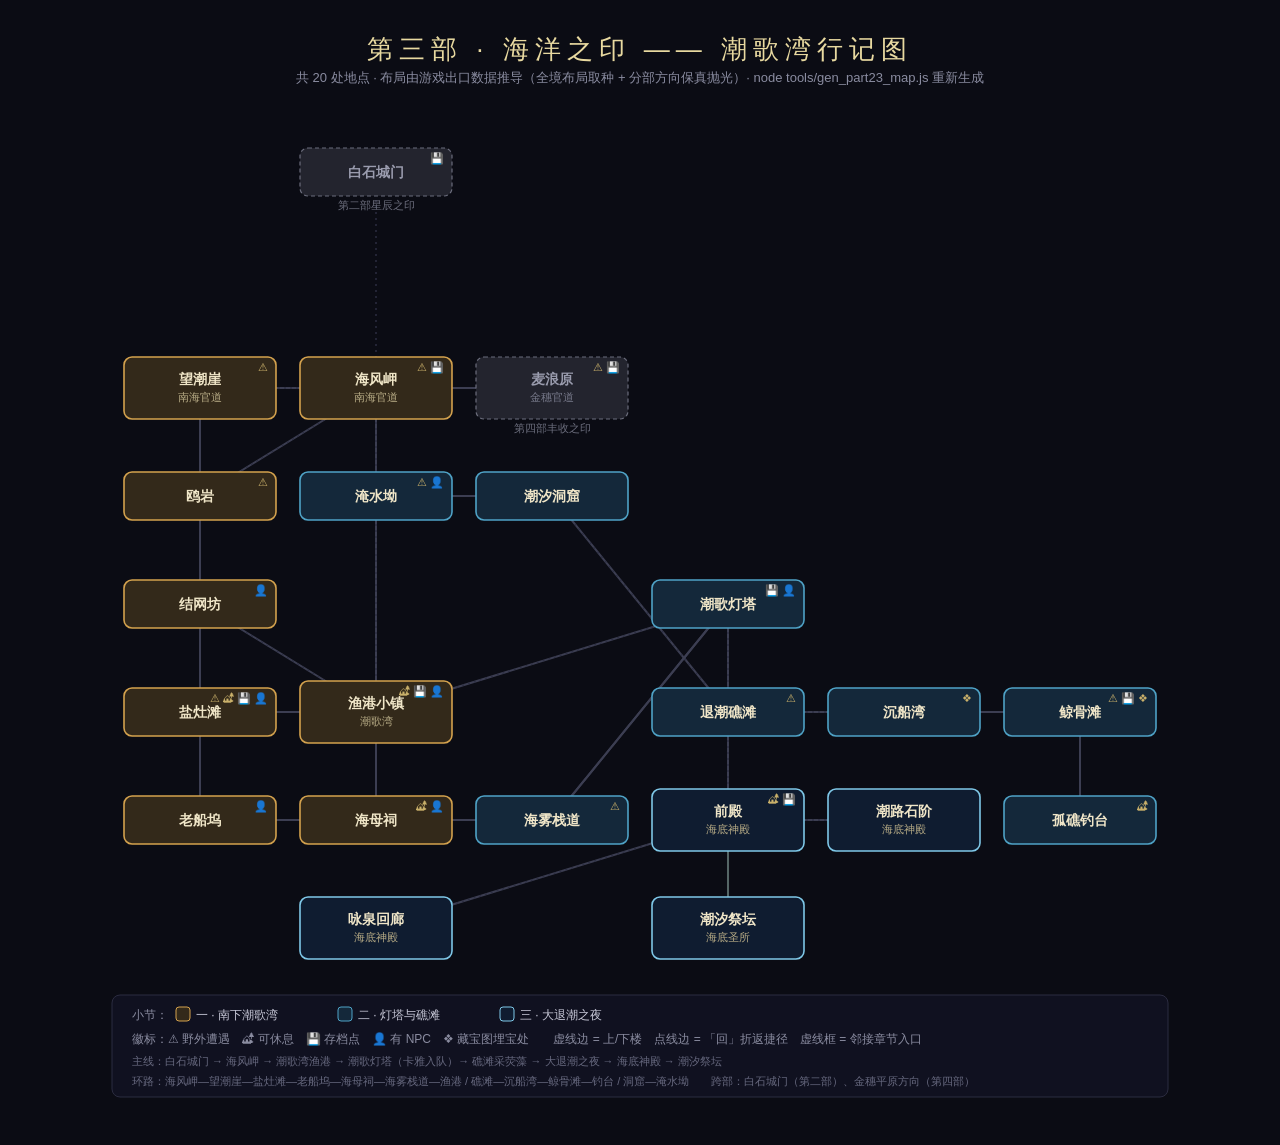
<file: map_part3.html>
<!DOCTYPE html>
<html lang="zh"><head><meta charset="utf-8">
<meta name="viewport" content="width=device-width,initial-scale=1">
<title>第三部 · 海洋之印 —— 潮歌湾行记图</title>
<style>
  body{margin:0;background:#0b0c14;font-family:"Microsoft YaHei","PingFang SC",sans-serif;display:flex;flex-direction:column;align-items:center;padding:18px;}
  svg{max-width:100%;height:auto;}
</style></head><body>
<svg viewBox="0 0 1116 1109" width="1116" height="1109" xmlns="http://www.w3.org/2000/svg" font-family="'Microsoft YaHei','PingFang SC',sans-serif"><rect x="0" y="0" width="1116" height="1109" fill="#0b0c14"/>
<text x="558" y="40" text-anchor="middle" fill="#e8d9a0" font-size="26" letter-spacing="6">第三部 · 海洋之印 —— 潮歌湾行记图</text>
<text x="558" y="64" text-anchor="middle" fill="#8a8ca0" font-size="13">共 20 处地点 · 布局由游戏出口数据推导（全境布局取种 + 分部方向保真抛光）· node tools/gen_part23_map.js 重新生成</text>
<line x1="294" y1="370" x2="294" y2="154" stroke="#2e3044" stroke-width="1.4" stroke-dasharray="2 4"/>
<line x1="294" y1="370" x2="294" y2="694" stroke="#3c3e52" stroke-width="2"/>
<line x1="294" y1="370" x2="118" y2="370" stroke="#3c3e52" stroke-width="2"/>
<line x1="294" y1="370" x2="118" y2="478" stroke="#3c3e52" stroke-width="2"/>
<line x1="294" y1="370" x2="470" y2="370" stroke="#3c3e52" stroke-width="2"/>
<line x1="118" y1="478" x2="294" y2="370" stroke="#2e3044" stroke-width="1.4" stroke-dasharray="2 4"/>
<line x1="294" y1="694" x2="294" y2="370" stroke="#2e3044" stroke-width="1.4" stroke-dasharray="2 4"/>
<line x1="294" y1="694" x2="646" y2="586" stroke="#3c3e52" stroke-width="2"/>
<line x1="294" y1="694" x2="118" y2="694" stroke="#3c3e52" stroke-width="2"/>
<line x1="294" y1="694" x2="294" y2="802" stroke="#3c3e52" stroke-width="2"/>
<line x1="294" y1="694" x2="118" y2="586" stroke="#3c3e52" stroke-width="2"/>
<line x1="118" y1="586" x2="294" y2="694" stroke="#2e3044" stroke-width="1.4" stroke-dasharray="2 4"/>
<line x1="118" y1="370" x2="294" y2="370" stroke="#2e3044" stroke-width="1.4" stroke-dasharray="2 4"/>
<line x1="118" y1="370" x2="118" y2="694" stroke="#3c3e52" stroke-width="2"/>
<line x1="118" y1="694" x2="118" y2="370" stroke="#3c3e52" stroke-width="2"/>
<line x1="118" y1="694" x2="118" y2="802" stroke="#3c3e52" stroke-width="2"/>
<line x1="118" y1="694" x2="294" y2="694" stroke="#3c3e52" stroke-width="2"/>
<line x1="118" y1="802" x2="118" y2="694" stroke="#3c3e52" stroke-width="2"/>
<line x1="118" y1="802" x2="294" y2="802" stroke="#3c3e52" stroke-width="2"/>
<line x1="294" y1="802" x2="294" y2="694" stroke="#3c3e52" stroke-width="2"/>
<line x1="294" y1="802" x2="118" y2="802" stroke="#3c3e52" stroke-width="2"/>
<line x1="294" y1="802" x2="470" y2="802" stroke="#3c3e52" stroke-width="2"/>
<line x1="646" y1="586" x2="294" y2="694" stroke="#2e3044" stroke-width="1.4" stroke-dasharray="2 4"/>
<line x1="646" y1="586" x2="646" y2="694" stroke="#3c3e52" stroke-width="2"/>
<line x1="646" y1="586" x2="470" y2="802" stroke="#3c3e52" stroke-width="2"/>
<line x1="646" y1="694" x2="646" y2="586" stroke="#2e3044" stroke-width="1.4" stroke-dasharray="2 4"/>
<line x1="646" y1="694" x2="822" y2="694" stroke="#3c3e52" stroke-width="2"/>
<line x1="646" y1="694" x2="470" y2="478" stroke="#3c3e52" stroke-width="2"/>
<line x1="646" y1="694" x2="646" y2="802" stroke="#3c3e52" stroke-width="2"/>
<line x1="822" y1="694" x2="646" y2="694" stroke="#2e3044" stroke-width="1.4" stroke-dasharray="2 4"/>
<line x1="822" y1="694" x2="998" y2="694" stroke="#3c3e52" stroke-width="2"/>
<line x1="470" y1="478" x2="646" y2="694" stroke="#2e3044" stroke-width="1.4" stroke-dasharray="2 4"/>
<line x1="470" y1="478" x2="294" y2="478" stroke="#3c3e52" stroke-width="2"/>
<line x1="470" y1="802" x2="294" y2="802" stroke="#3c3e52" stroke-width="2"/>
<line x1="470" y1="802" x2="646" y2="586" stroke="#3c3e52" stroke-width="2"/>
<line x1="998" y1="694" x2="822" y2="694" stroke="#3c3e52" stroke-width="2"/>
<line x1="998" y1="694" x2="998" y2="802" stroke="#3c3e52" stroke-width="2"/>
<line x1="998" y1="802" x2="998" y2="694" stroke="#3c3e52" stroke-width="2"/>
<line x1="294" y1="478" x2="470" y2="478" stroke="#3c3e52" stroke-width="2"/>
<line x1="646" y1="802" x2="646" y2="694" stroke="#2e3044" stroke-width="1.4" stroke-dasharray="2 4"/>
<line x1="646" y1="802" x2="294" y2="910" stroke="#3c3e52" stroke-width="2"/>
<line x1="646" y1="802" x2="822" y2="802" stroke="#3c3e52" stroke-width="2"/>
<line x1="646" y1="802" x2="646" y2="910" stroke="#566" stroke-width="2" stroke-dasharray="5 4"/>
<line x1="294" y1="910" x2="646" y2="802" stroke="#2e3044" stroke-width="1.4" stroke-dasharray="2 4"/>
<line x1="822" y1="802" x2="646" y2="802" stroke="#2e3044" stroke-width="1.4" stroke-dasharray="2 4"/>
<line x1="646" y1="910" x2="646" y2="802" stroke="#566" stroke-width="2" stroke-dasharray="5 4"/>
<rect x="218" y="778" width="152" height="48" rx="8" fill="#33291a" stroke="#d4a24e" stroke-width="1.6" />
<text x="294" y="807" text-anchor="middle" fill="#f0e6c8" font-size="14" font-weight="bold">海母祠</text>
<text x="362" y="792" text-anchor="end" font-size="11" fill="#c9b06a">🏕 👤</text>
<rect x="218" y="879" width="152" height="62" rx="8" fill="#0f1c30" stroke="#7fc8e8" stroke-width="1.6" />
<text x="294" y="906" text-anchor="middle" fill="#f0e6c8" font-size="14" font-weight="bold">咏泉回廊</text>
<text x="294" y="923" text-anchor="middle" fill="#b8ac86" font-size="11">海底神殿</text>
<rect x="394" y="339" width="152" height="62" rx="8" fill="#23242e" stroke="#6b6d7c" stroke-width="1.2" stroke-dasharray="4 3"/>
<text x="470" y="366" text-anchor="middle" fill="#9a9cae" font-size="14" font-weight="bold">麦浪原</text>
<text x="470" y="383" text-anchor="middle" fill="#77798a" font-size="11">金穗官道</text>
<text x="538" y="353" text-anchor="end" font-size="11" fill="#c9b06a">⚠ 💾</text>
<text x="470" y="414" text-anchor="middle" fill="#6b6d7c" font-size="11">第四部丰收之印</text>
<rect x="218" y="454" width="152" height="48" rx="8" fill="#14283a" stroke="#4fa3c7" stroke-width="1.6" />
<text x="294" y="483" text-anchor="middle" fill="#f0e6c8" font-size="14" font-weight="bold">淹水坳</text>
<text x="362" y="468" text-anchor="end" font-size="11" fill="#c9b06a">⚠ 👤</text>
<rect x="570" y="771" width="152" height="62" rx="8" fill="#0f1c30" stroke="#7fc8e8" stroke-width="1.6" />
<text x="646" y="798" text-anchor="middle" fill="#f0e6c8" font-size="14" font-weight="bold">前殿</text>
<text x="646" y="815" text-anchor="middle" fill="#b8ac86" font-size="11">海底神殿</text>
<text x="714" y="785" text-anchor="end" font-size="11" fill="#c9b06a">🏕 💾</text>
<rect x="570" y="670" width="152" height="48" rx="8" fill="#14283a" stroke="#4fa3c7" stroke-width="1.6" />
<text x="646" y="699" text-anchor="middle" fill="#f0e6c8" font-size="14" font-weight="bold">退潮礁滩</text>
<text x="714" y="684" text-anchor="end" font-size="11" fill="#c9b06a">⚠</text>
<rect x="42" y="339" width="152" height="62" rx="8" fill="#33291a" stroke="#d4a24e" stroke-width="1.6" />
<text x="118" y="366" text-anchor="middle" fill="#f0e6c8" font-size="14" font-weight="bold">望潮崖</text>
<text x="118" y="383" text-anchor="middle" fill="#b8ac86" font-size="11">南海官道</text>
<text x="186" y="353" text-anchor="end" font-size="11" fill="#c9b06a">⚠</text>
<rect x="922" y="670" width="152" height="48" rx="8" fill="#14283a" stroke="#4fa3c7" stroke-width="1.6" />
<text x="998" y="699" text-anchor="middle" fill="#f0e6c8" font-size="14" font-weight="bold">鲸骨滩</text>
<text x="1066" y="684" text-anchor="end" font-size="11" fill="#c9b06a">⚠ 💾 ❖</text>
<rect x="394" y="778" width="152" height="48" rx="8" fill="#14283a" stroke="#4fa3c7" stroke-width="1.6" />
<text x="470" y="807" text-anchor="middle" fill="#f0e6c8" font-size="14" font-weight="bold">海雾栈道</text>
<text x="538" y="792" text-anchor="end" font-size="11" fill="#c9b06a">⚠</text>
<rect x="746" y="670" width="152" height="48" rx="8" fill="#14283a" stroke="#4fa3c7" stroke-width="1.6" />
<text x="822" y="699" text-anchor="middle" fill="#f0e6c8" font-size="14" font-weight="bold">沉船湾</text>
<text x="890" y="684" text-anchor="end" font-size="11" fill="#c9b06a">❖</text>
<rect x="218" y="339" width="152" height="62" rx="8" fill="#33291a" stroke="#d4a24e" stroke-width="1.6" />
<text x="294" y="366" text-anchor="middle" fill="#f0e6c8" font-size="14" font-weight="bold">海风岬</text>
<text x="294" y="383" text-anchor="middle" fill="#b8ac86" font-size="11">南海官道</text>
<text x="362" y="353" text-anchor="end" font-size="11" fill="#c9b06a">⚠ 💾</text>
<rect x="42" y="454" width="152" height="48" rx="8" fill="#33291a" stroke="#d4a24e" stroke-width="1.6" />
<text x="118" y="483" text-anchor="middle" fill="#f0e6c8" font-size="14" font-weight="bold">鸥岩</text>
<text x="186" y="468" text-anchor="end" font-size="11" fill="#c9b06a">⚠</text>
<rect x="42" y="778" width="152" height="48" rx="8" fill="#33291a" stroke="#d4a24e" stroke-width="1.6" />
<text x="118" y="807" text-anchor="middle" fill="#f0e6c8" font-size="14" font-weight="bold">老船坞</text>
<text x="186" y="792" text-anchor="end" font-size="11" fill="#c9b06a">👤</text>
<rect x="218" y="663" width="152" height="62" rx="8" fill="#33291a" stroke="#d4a24e" stroke-width="1.6" />
<text x="294" y="690" text-anchor="middle" fill="#f0e6c8" font-size="14" font-weight="bold">渔港小镇</text>
<text x="294" y="707" text-anchor="middle" fill="#b8ac86" font-size="11">潮歌湾</text>
<text x="362" y="677" text-anchor="end" font-size="11" fill="#c9b06a">🏕 💾 👤</text>
<rect x="922" y="778" width="152" height="48" rx="8" fill="#14283a" stroke="#4fa3c7" stroke-width="1.6" />
<text x="998" y="807" text-anchor="middle" fill="#f0e6c8" font-size="14" font-weight="bold">孤礁钓台</text>
<text x="1066" y="792" text-anchor="end" font-size="11" fill="#c9b06a">🏕</text>
<rect x="570" y="879" width="152" height="62" rx="8" fill="#0f1c30" stroke="#7fc8e8" stroke-width="1.6" />
<text x="646" y="906" text-anchor="middle" fill="#f0e6c8" font-size="14" font-weight="bold">潮汐祭坛</text>
<text x="646" y="923" text-anchor="middle" fill="#b8ac86" font-size="11">海底圣所</text>
<rect x="746" y="771" width="152" height="62" rx="8" fill="#0f1c30" stroke="#7fc8e8" stroke-width="1.6" />
<text x="822" y="798" text-anchor="middle" fill="#f0e6c8" font-size="14" font-weight="bold">潮路石阶</text>
<text x="822" y="815" text-anchor="middle" fill="#b8ac86" font-size="11">海底神殿</text>
<rect x="570" y="562" width="152" height="48" rx="8" fill="#14283a" stroke="#4fa3c7" stroke-width="1.6" />
<text x="646" y="591" text-anchor="middle" fill="#f0e6c8" font-size="14" font-weight="bold">潮歌灯塔</text>
<text x="714" y="576" text-anchor="end" font-size="11" fill="#c9b06a">💾 👤</text>
<rect x="42" y="670" width="152" height="48" rx="8" fill="#33291a" stroke="#d4a24e" stroke-width="1.6" />
<text x="118" y="699" text-anchor="middle" fill="#f0e6c8" font-size="14" font-weight="bold">盐灶滩</text>
<text x="186" y="684" text-anchor="end" font-size="11" fill="#c9b06a">⚠ 🏕 💾 👤</text>
<rect x="394" y="454" width="152" height="48" rx="8" fill="#14283a" stroke="#4fa3c7" stroke-width="1.6" />
<text x="470" y="483" text-anchor="middle" fill="#f0e6c8" font-size="14" font-weight="bold">潮汐洞窟</text>
<rect x="218" y="130" width="152" height="48" rx="8" fill="#23242e" stroke="#6b6d7c" stroke-width="1.2" stroke-dasharray="4 3"/>
<text x="294" y="159" text-anchor="middle" fill="#9a9cae" font-size="14" font-weight="bold">白石城门</text>
<text x="362" y="144" text-anchor="end" font-size="11" fill="#c9b06a">💾</text>
<text x="294" y="191" text-anchor="middle" fill="#6b6d7c" font-size="11">第二部星辰之印</text>
<rect x="42" y="562" width="152" height="48" rx="8" fill="#33291a" stroke="#d4a24e" stroke-width="1.6" />
<text x="118" y="591" text-anchor="middle" fill="#f0e6c8" font-size="14" font-weight="bold">结网坊</text>
<text x="186" y="576" text-anchor="end" font-size="11" fill="#c9b06a">👤</text>
<rect x="30" y="977" width="1056" height="102" rx="8" fill="#101120" stroke="#2b2c40"/>
<text x="50" y="1001" fill="#8a8ca0" font-size="12">小节：</text>
<rect x="94" y="989" width="14" height="14" rx="3" fill="#33291a" stroke="#d4a24e"/>
<text x="114" y="1001" fill="#c8c9d8" font-size="12">一 · 南下潮歌湾</text>
<rect x="256" y="989" width="14" height="14" rx="3" fill="#14283a" stroke="#4fa3c7"/>
<text x="276" y="1001" fill="#c8c9d8" font-size="12">二 · 灯塔与礁滩</text>
<rect x="418" y="989" width="14" height="14" rx="3" fill="#0f1c30" stroke="#7fc8e8"/>
<text x="438" y="1001" fill="#c8c9d8" font-size="12">三 · 大退潮之夜</text>
<text x="50" y="1025" fill="#8a8ca0" font-size="12">徽标：⚠ 野外遭遇　🏕 可休息　💾 存档点　👤 有 NPC　❖ 藏宝图埋宝处　　虚线边 = 上/下楼　点线边 = 「回」折返捷径　虚线框 = 邻接章节入口</text>
<text x="50" y="1047" fill="#66687e" font-size="11">主线：白石城门 → 海风岬 → 潮歌湾渔港 → 潮歌灯塔（卡雅入队）→ 礁滩采荧藻 → 大退潮之夜 → 海底神殿 → 潮汐祭坛</text>
<text x="50" y="1067" fill="#66687e" font-size="11">环路：海风岬—望潮崖—盐灶滩—老船坞—海母祠—海雾栈道—渔港 / 礁滩—沉船湾—鲸骨滩—钓台 / 洞窟—淹水坳　　跨部：白石城门（第二部）、金穗平原方向（第四部）</text></svg>
</body></html>
</file>
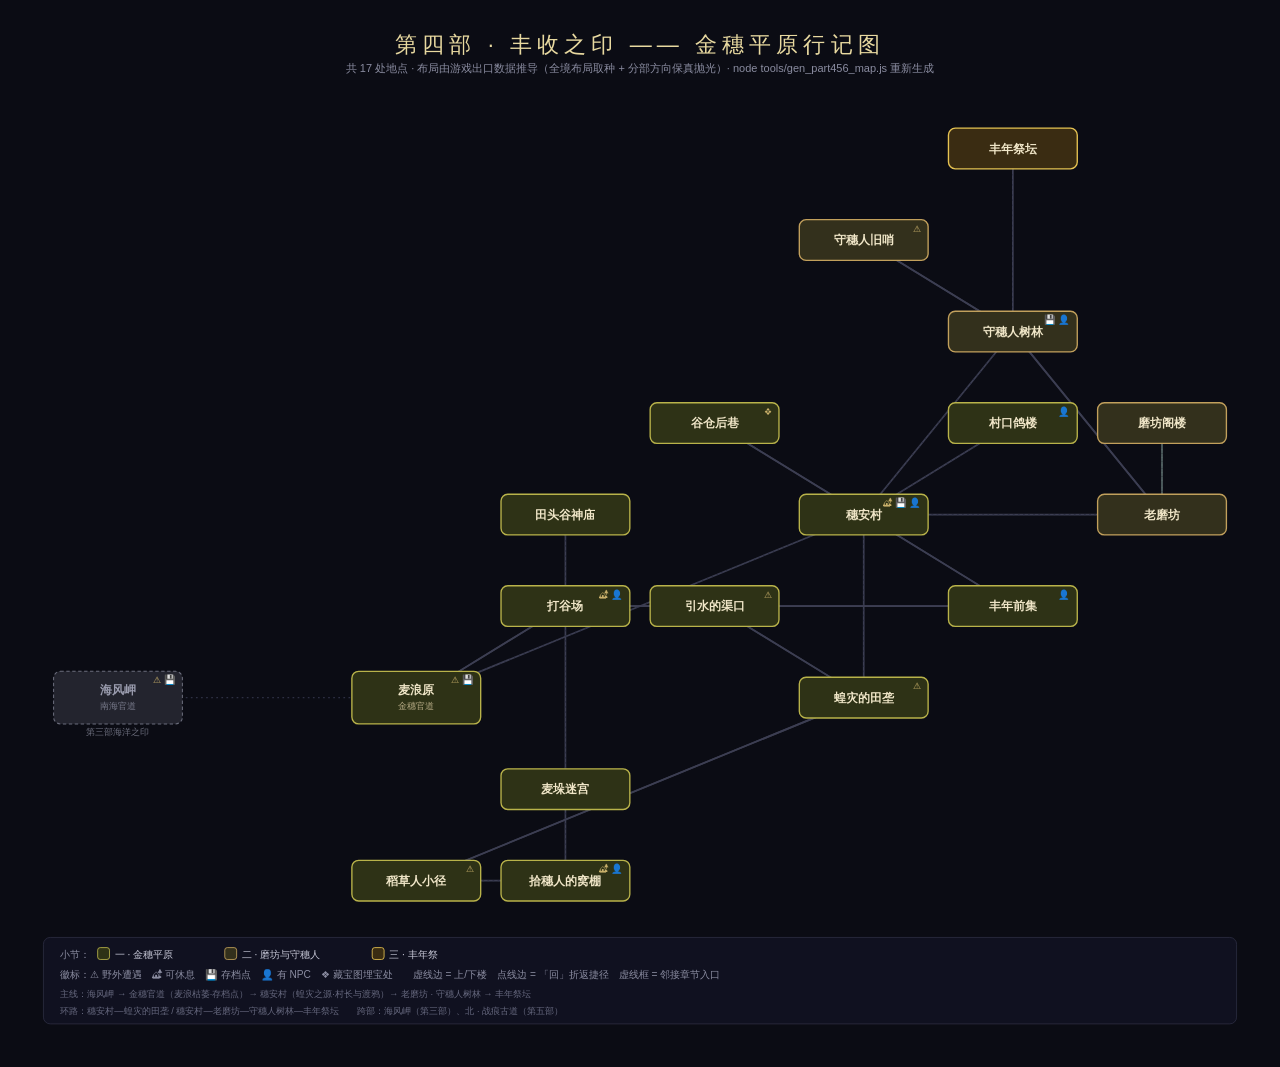
<file: map_part4.html>
<!DOCTYPE html>
<html lang="zh"><head><meta charset="utf-8">
<meta name="viewport" content="width=device-width,initial-scale=1">
<title>第四部 · 丰收之印 —— 金穗平原行记图</title>
<style>
  body{margin:0;background:#0b0c14;font-family:"Microsoft YaHei","PingFang SC",sans-serif;display:flex;flex-direction:column;align-items:center;padding:18px;}
  svg{max-width:100%;height:auto;}
</style></head><body>
<svg viewBox="0 0 1468 1217" width="1468" height="1217" xmlns="http://www.w3.org/2000/svg" font-family="'Microsoft YaHei','PingFang SC',sans-serif"><rect x="0" y="0" width="1468" height="1217" fill="#0b0c14"/>
<text x="734" y="40" text-anchor="middle" fill="#e8d9a0" font-size="26" letter-spacing="6">第四部 · 丰收之印 —— 金穗平原行记图</text>
<text x="734" y="64" text-anchor="middle" fill="#8a8ca0" font-size="13">共 17 处地点 · 布局由游戏出口数据推导（全境布局取种 + 分部方向保真抛光）· node tools/gen_part456_map.js 重新生成</text>
<line x1="470" y1="802" x2="118" y2="802" stroke="#2e3044" stroke-width="1.4" stroke-dasharray="2 4"/>
<line x1="470" y1="802" x2="998" y2="586" stroke="#3c3e52" stroke-width="2"/>
<line x1="470" y1="802" x2="646" y2="694" stroke="#3c3e52" stroke-width="2"/>
<line x1="998" y1="586" x2="470" y2="802" stroke="#2e3044" stroke-width="1.4" stroke-dasharray="2 4"/>
<line x1="998" y1="586" x2="1174" y2="370" stroke="#3c3e52" stroke-width="2"/>
<line x1="998" y1="586" x2="1350" y2="586" stroke="#3c3e52" stroke-width="2"/>
<line x1="998" y1="586" x2="998" y2="802" stroke="#3c3e52" stroke-width="2"/>
<line x1="998" y1="586" x2="822" y2="478" stroke="#3c3e52" stroke-width="2"/>
<line x1="998" y1="586" x2="1174" y2="694" stroke="#3c3e52" stroke-width="2"/>
<line x1="998" y1="586" x2="1174" y2="478" stroke="#3c3e52" stroke-width="2"/>
<line x1="1174" y1="478" x2="998" y2="586" stroke="#2e3044" stroke-width="1.4" stroke-dasharray="2 4"/>
<line x1="998" y1="802" x2="998" y2="586" stroke="#2e3044" stroke-width="1.4" stroke-dasharray="2 4"/>
<line x1="998" y1="802" x2="470" y2="1018" stroke="#3c3e52" stroke-width="2"/>
<line x1="998" y1="802" x2="822" y2="694" stroke="#3c3e52" stroke-width="2"/>
<line x1="1350" y1="586" x2="998" y2="586" stroke="#2e3044" stroke-width="1.4" stroke-dasharray="2 4"/>
<line x1="1350" y1="586" x2="1174" y2="370" stroke="#3c3e52" stroke-width="2"/>
<line x1="1350" y1="586" x2="1350" y2="478" stroke="#566" stroke-width="2" stroke-dasharray="5 4"/>
<line x1="1174" y1="370" x2="998" y2="586" stroke="#2e3044" stroke-width="1.4" stroke-dasharray="2 4"/>
<line x1="1174" y1="370" x2="1350" y2="586" stroke="#3c3e52" stroke-width="2"/>
<line x1="1174" y1="370" x2="998" y2="262" stroke="#3c3e52" stroke-width="2"/>
<line x1="1174" y1="370" x2="1174" y2="154" stroke="#3c3e52" stroke-width="2"/>
<line x1="1174" y1="154" x2="1174" y2="370" stroke="#2e3044" stroke-width="1.4" stroke-dasharray="2 4"/>
<line x1="646" y1="694" x2="470" y2="802" stroke="#3c3e52" stroke-width="2"/>
<line x1="646" y1="694" x2="822" y2="694" stroke="#3c3e52" stroke-width="2"/>
<line x1="646" y1="694" x2="646" y2="910" stroke="#3c3e52" stroke-width="2"/>
<line x1="646" y1="694" x2="1174" y2="694" stroke="#3c3e52" stroke-width="2"/>
<line x1="646" y1="694" x2="646" y2="586" stroke="#3c3e52" stroke-width="2"/>
<line x1="646" y1="586" x2="646" y2="694" stroke="#2e3044" stroke-width="1.4" stroke-dasharray="2 4"/>
<line x1="822" y1="694" x2="646" y2="694" stroke="#2e3044" stroke-width="1.4" stroke-dasharray="2 4"/>
<line x1="822" y1="694" x2="998" y2="802" stroke="#3c3e52" stroke-width="2"/>
<line x1="646" y1="910" x2="646" y2="694" stroke="#2e3044" stroke-width="1.4" stroke-dasharray="2 4"/>
<line x1="646" y1="910" x2="646" y2="1018" stroke="#3c3e52" stroke-width="2"/>
<line x1="646" y1="1018" x2="646" y2="910" stroke="#2e3044" stroke-width="1.4" stroke-dasharray="2 4"/>
<line x1="646" y1="1018" x2="470" y2="1018" stroke="#3c3e52" stroke-width="2"/>
<line x1="470" y1="1018" x2="646" y2="1018" stroke="#2e3044" stroke-width="1.4" stroke-dasharray="2 4"/>
<line x1="470" y1="1018" x2="998" y2="802" stroke="#3c3e52" stroke-width="2"/>
<line x1="1174" y1="694" x2="998" y2="586" stroke="#3c3e52" stroke-width="2"/>
<line x1="1174" y1="694" x2="646" y2="694" stroke="#3c3e52" stroke-width="2"/>
<line x1="822" y1="478" x2="998" y2="586" stroke="#3c3e52" stroke-width="2"/>
<line x1="1350" y1="478" x2="1350" y2="586" stroke="#566" stroke-width="2" stroke-dasharray="5 4"/>
<line x1="998" y1="262" x2="1174" y2="370" stroke="#3c3e52" stroke-width="2"/>
<rect x="1274" y="454" width="152" height="48" rx="8" fill="#33301c" stroke="#c2a05c" stroke-width="1.6" />
<text x="1350" y="483" text-anchor="middle" fill="#f0e6c8" font-size="14" font-weight="bold">磨坊阁楼</text>
<rect x="570" y="886" width="152" height="48" rx="8" fill="#2e3216" stroke="#b9b34a" stroke-width="1.6" />
<text x="646" y="915" text-anchor="middle" fill="#f0e6c8" font-size="14" font-weight="bold">麦垛迷宫</text>
<rect x="1274" y="562" width="152" height="48" rx="8" fill="#33301c" stroke="#c2a05c" stroke-width="1.6" />
<text x="1350" y="591" text-anchor="middle" fill="#f0e6c8" font-size="14" font-weight="bold">老磨坊</text>
<rect x="1098" y="670" width="152" height="48" rx="8" fill="#2e3216" stroke="#b9b34a" stroke-width="1.6" />
<text x="1174" y="699" text-anchor="middle" fill="#f0e6c8" font-size="14" font-weight="bold">丰年前集</text>
<text x="1242" y="684" text-anchor="end" font-size="11" fill="#c9b06a">👤</text>
<rect x="570" y="562" width="152" height="48" rx="8" fill="#2e3216" stroke="#b9b34a" stroke-width="1.6" />
<text x="646" y="591" text-anchor="middle" fill="#f0e6c8" font-size="14" font-weight="bold">田头谷神庙</text>
<rect x="570" y="994" width="152" height="48" rx="8" fill="#2e3216" stroke="#b9b34a" stroke-width="1.6" />
<text x="646" y="1023" text-anchor="middle" fill="#f0e6c8" font-size="14" font-weight="bold">拾穗人的窝棚</text>
<text x="714" y="1008" text-anchor="end" font-size="11" fill="#c9b06a">🏕 👤</text>
<rect x="746" y="670" width="152" height="48" rx="8" fill="#2e3216" stroke="#b9b34a" stroke-width="1.6" />
<text x="822" y="699" text-anchor="middle" fill="#f0e6c8" font-size="14" font-weight="bold">引水的渠口</text>
<text x="890" y="684" text-anchor="end" font-size="11" fill="#c9b06a">⚠</text>
<rect x="394" y="771" width="152" height="62" rx="8" fill="#2e3216" stroke="#b9b34a" stroke-width="1.6" />
<text x="470" y="798" text-anchor="middle" fill="#f0e6c8" font-size="14" font-weight="bold">麦浪原</text>
<text x="470" y="815" text-anchor="middle" fill="#b8ac86" font-size="11">金穗官道</text>
<text x="538" y="785" text-anchor="end" font-size="11" fill="#c9b06a">⚠ 💾</text>
<rect x="1098" y="130" width="152" height="48" rx="8" fill="#3a2c12" stroke="#e6c352" stroke-width="1.6" />
<text x="1174" y="159" text-anchor="middle" fill="#f0e6c8" font-size="14" font-weight="bold">丰年祭坛</text>
<rect x="922" y="778" width="152" height="48" rx="8" fill="#2e3216" stroke="#b9b34a" stroke-width="1.6" />
<text x="998" y="807" text-anchor="middle" fill="#f0e6c8" font-size="14" font-weight="bold">蝗灾的田垄</text>
<text x="1066" y="792" text-anchor="end" font-size="11" fill="#c9b06a">⚠</text>
<rect x="922" y="562" width="152" height="48" rx="8" fill="#2e3216" stroke="#b9b34a" stroke-width="1.6" />
<text x="998" y="591" text-anchor="middle" fill="#f0e6c8" font-size="14" font-weight="bold">穗安村</text>
<text x="1066" y="576" text-anchor="end" font-size="11" fill="#c9b06a">🏕 💾 👤</text>
<rect x="1098" y="454" width="152" height="48" rx="8" fill="#2e3216" stroke="#b9b34a" stroke-width="1.6" />
<text x="1174" y="483" text-anchor="middle" fill="#f0e6c8" font-size="14" font-weight="bold">村口鸽楼</text>
<text x="1242" y="468" text-anchor="end" font-size="11" fill="#c9b06a">👤</text>
<rect x="42" y="771" width="152" height="62" rx="8" fill="#23242e" stroke="#6b6d7c" stroke-width="1.2" stroke-dasharray="4 3"/>
<text x="118" y="798" text-anchor="middle" fill="#9a9cae" font-size="14" font-weight="bold">海风岬</text>
<text x="118" y="815" text-anchor="middle" fill="#77798a" font-size="11">南海官道</text>
<text x="186" y="785" text-anchor="end" font-size="11" fill="#c9b06a">⚠ 💾</text>
<text x="118" y="846" text-anchor="middle" fill="#6b6d7c" font-size="11">第三部海洋之印</text>
<rect x="394" y="994" width="152" height="48" rx="8" fill="#2e3216" stroke="#b9b34a" stroke-width="1.6" />
<text x="470" y="1023" text-anchor="middle" fill="#f0e6c8" font-size="14" font-weight="bold">稻草人小径</text>
<text x="538" y="1008" text-anchor="end" font-size="11" fill="#c9b06a">⚠</text>
<rect x="570" y="670" width="152" height="48" rx="8" fill="#2e3216" stroke="#b9b34a" stroke-width="1.6" />
<text x="646" y="699" text-anchor="middle" fill="#f0e6c8" font-size="14" font-weight="bold">打谷场</text>
<text x="714" y="684" text-anchor="end" font-size="11" fill="#c9b06a">🏕 👤</text>
<rect x="746" y="454" width="152" height="48" rx="8" fill="#2e3216" stroke="#b9b34a" stroke-width="1.6" />
<text x="822" y="483" text-anchor="middle" fill="#f0e6c8" font-size="14" font-weight="bold">谷仓后巷</text>
<text x="890" y="468" text-anchor="end" font-size="11" fill="#c9b06a">❖</text>
<rect x="922" y="238" width="152" height="48" rx="8" fill="#33301c" stroke="#c2a05c" stroke-width="1.6" />
<text x="998" y="267" text-anchor="middle" fill="#f0e6c8" font-size="14" font-weight="bold">守穗人旧哨</text>
<text x="1066" y="252" text-anchor="end" font-size="11" fill="#c9b06a">⚠</text>
<rect x="1098" y="346" width="152" height="48" rx="8" fill="#33301c" stroke="#c2a05c" stroke-width="1.6" />
<text x="1174" y="375" text-anchor="middle" fill="#f0e6c8" font-size="14" font-weight="bold">守穗人树林</text>
<text x="1242" y="360" text-anchor="end" font-size="11" fill="#c9b06a">💾 👤</text>
<rect x="30" y="1085" width="1408" height="102" rx="8" fill="#101120" stroke="#2b2c40"/>
<text x="50" y="1109" fill="#8a8ca0" font-size="12">小节：</text>
<rect x="94" y="1097" width="14" height="14" rx="3" fill="#2e3216" stroke="#b9b34a"/>
<text x="114" y="1109" fill="#c8c9d8" font-size="12">一 · 金穗平原</text>
<rect x="244" y="1097" width="14" height="14" rx="3" fill="#33301c" stroke="#c2a05c"/>
<text x="264" y="1109" fill="#c8c9d8" font-size="12">二 · 磨坊与守穗人</text>
<rect x="418" y="1097" width="14" height="14" rx="3" fill="#3a2c12" stroke="#e6c352"/>
<text x="438" y="1109" fill="#c8c9d8" font-size="12">三 · 丰年祭</text>
<text x="50" y="1133" fill="#8a8ca0" font-size="12">徽标：⚠ 野外遭遇　🏕 可休息　💾 存档点　👤 有 NPC　❖ 藏宝图埋宝处　　虚线边 = 上/下楼　点线边 = 「回」折返捷径　虚线框 = 邻接章节入口</text>
<text x="50" y="1155" fill="#66687e" font-size="11">主线：海风岬 → 金穗官道（麦浪枯萎·存档点）→ 穗安村（蝗灾之源·村长与渡鸦）→ 老磨坊 · 守穗人树林 → 丰年祭坛</text>
<text x="50" y="1175" fill="#66687e" font-size="11">环路：穗安村—蝗灾的田垄 / 穗安村—老磨坊—守穗人树林—丰年祭坛　　跨部：海风岬（第三部）、北 · 战痕古道（第五部）</text></svg>
</body></html>
</file>
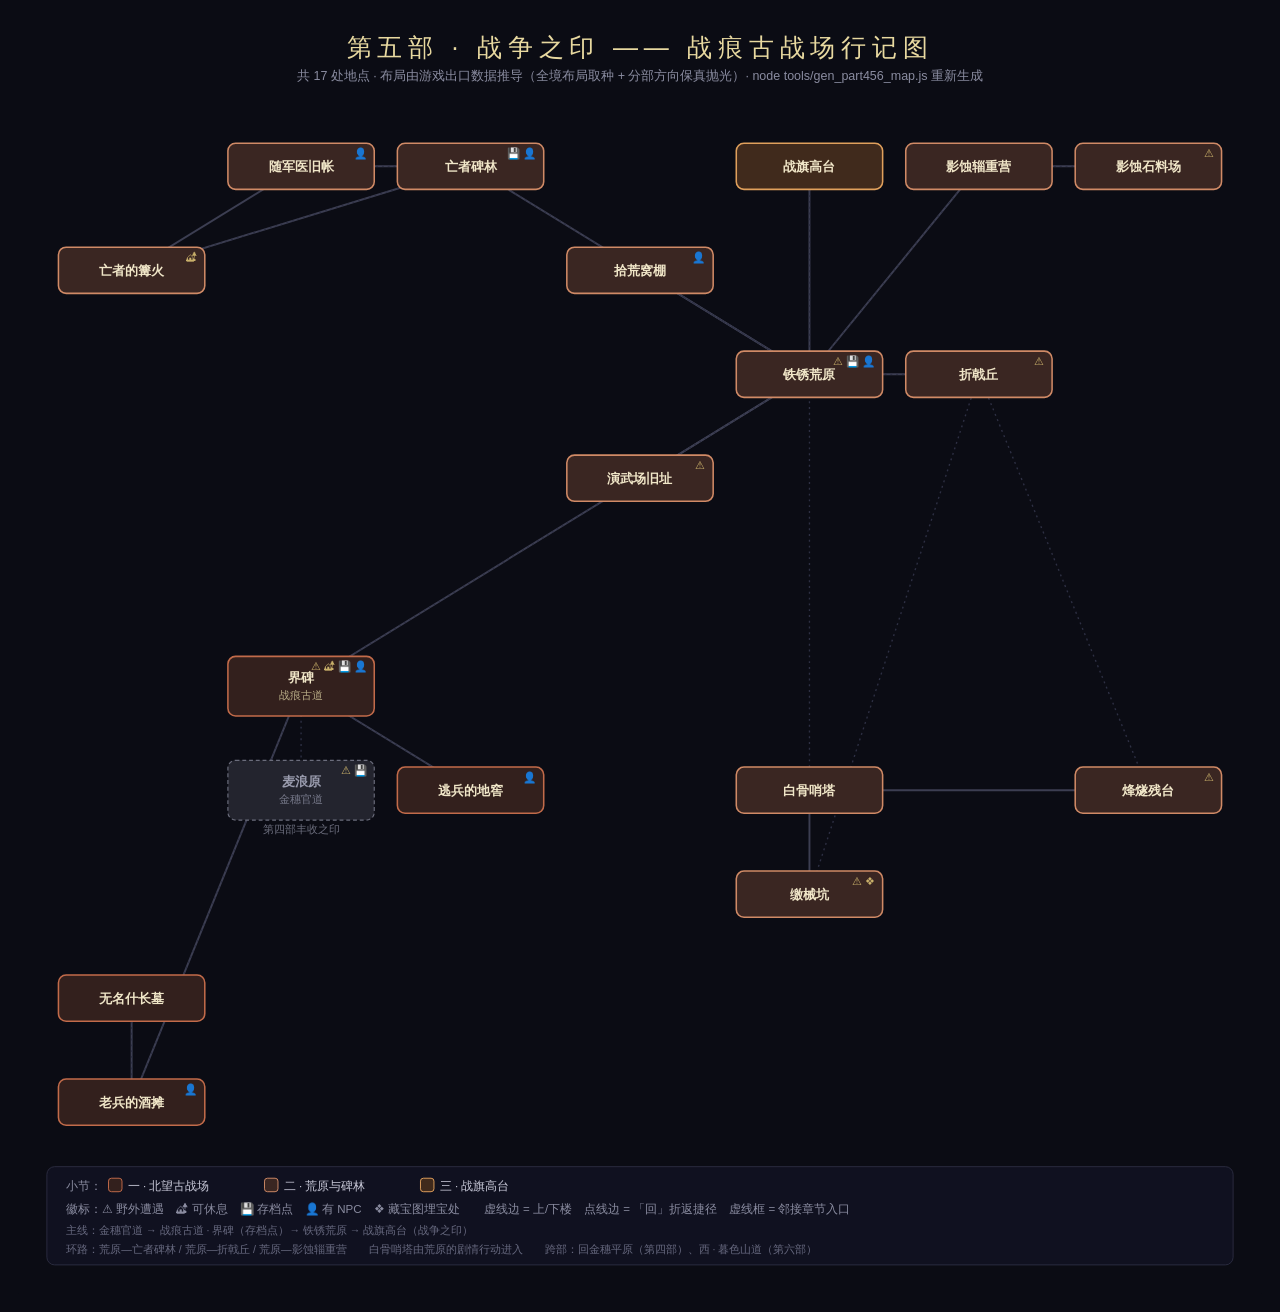
<file: map_part5.html>
<!DOCTYPE html>
<html lang="zh"><head><meta charset="utf-8">
<meta name="viewport" content="width=device-width,initial-scale=1">
<title>第五部 · 战争之印 —— 战痕古战场行记图</title>
<style>
  body{margin:0;background:#0b0c14;font-family:"Microsoft YaHei","PingFang SC",sans-serif;display:flex;flex-direction:column;align-items:center;padding:18px;}
  svg{max-width:100%;height:auto;}
</style></head><body>
<svg viewBox="0 0 1292 1325" width="1292" height="1325" xmlns="http://www.w3.org/2000/svg" font-family="'Microsoft YaHei','PingFang SC',sans-serif"><rect x="0" y="0" width="1292" height="1325" fill="#0b0c14"/>
<text x="646" y="40" text-anchor="middle" fill="#e8d9a0" font-size="26" letter-spacing="6">第五部 · 战争之印 —— 战痕古战场行记图</text>
<text x="646" y="64" text-anchor="middle" fill="#8a8ca0" font-size="13">共 17 处地点 · 布局由游戏出口数据推导（全境布局取种 + 分部方向保真抛光）· node tools/gen_part456_map.js 重新生成</text>
<line x1="294" y1="694" x2="294" y2="802" stroke="#2e3044" stroke-width="1.4" stroke-dasharray="2 4"/>
<line x1="294" y1="694" x2="822" y2="370" stroke="#3c3e52" stroke-width="2"/>
<line x1="294" y1="694" x2="118" y2="1126" stroke="#3c3e52" stroke-width="2"/>
<line x1="294" y1="694" x2="470" y2="802" stroke="#3c3e52" stroke-width="2"/>
<line x1="822" y1="370" x2="294" y2="694" stroke="#2e3044" stroke-width="1.4" stroke-dasharray="2 4"/>
<line x1="822" y1="370" x2="470" y2="154" stroke="#3c3e52" stroke-width="2"/>
<line x1="822" y1="370" x2="998" y2="370" stroke="#3c3e52" stroke-width="2"/>
<line x1="822" y1="370" x2="998" y2="154" stroke="#3c3e52" stroke-width="2"/>
<line x1="822" y1="370" x2="822" y2="154" stroke="#3c3e52" stroke-width="2"/>
<line x1="822" y1="370" x2="646" y2="478" stroke="#3c3e52" stroke-width="2"/>
<line x1="822" y1="370" x2="646" y2="262" stroke="#3c3e52" stroke-width="2"/>
<line x1="646" y1="262" x2="822" y2="370" stroke="#2e3044" stroke-width="1.4" stroke-dasharray="2 4"/>
<line x1="470" y1="154" x2="822" y2="370" stroke="#2e3044" stroke-width="1.4" stroke-dasharray="2 4"/>
<line x1="470" y1="154" x2="294" y2="154" stroke="#3c3e52" stroke-width="2"/>
<line x1="470" y1="154" x2="118" y2="262" stroke="#3c3e52" stroke-width="2"/>
<line x1="998" y1="370" x2="822" y2="370" stroke="#2e3044" stroke-width="1.4" stroke-dasharray="2 4"/>
<line x1="822" y1="802" x2="822" y2="370" stroke="#2e3044" stroke-width="1.4" stroke-dasharray="2 4"/>
<line x1="822" y1="802" x2="1174" y2="802" stroke="#3c3e52" stroke-width="2"/>
<line x1="822" y1="802" x2="822" y2="910" stroke="#3c3e52" stroke-width="2"/>
<line x1="998" y1="154" x2="822" y2="370" stroke="#2e3044" stroke-width="1.4" stroke-dasharray="2 4"/>
<line x1="998" y1="154" x2="1174" y2="154" stroke="#3c3e52" stroke-width="2"/>
<line x1="822" y1="154" x2="822" y2="370" stroke="#2e3044" stroke-width="1.4" stroke-dasharray="2 4"/>
<line x1="118" y1="1126" x2="294" y2="694" stroke="#2e3044" stroke-width="1.4" stroke-dasharray="2 4"/>
<line x1="118" y1="1126" x2="118" y2="1018" stroke="#3c3e52" stroke-width="2"/>
<line x1="118" y1="1018" x2="118" y2="1126" stroke="#2e3044" stroke-width="1.4" stroke-dasharray="2 4"/>
<line x1="470" y1="802" x2="294" y2="694" stroke="#2e3044" stroke-width="1.4" stroke-dasharray="2 4"/>
<line x1="646" y1="478" x2="822" y2="370" stroke="#2e3044" stroke-width="1.4" stroke-dasharray="2 4"/>
<line x1="294" y1="154" x2="470" y2="154" stroke="#2e3044" stroke-width="1.4" stroke-dasharray="2 4"/>
<line x1="294" y1="154" x2="118" y2="262" stroke="#3c3e52" stroke-width="2"/>
<line x1="118" y1="262" x2="470" y2="154" stroke="#2e3044" stroke-width="1.4" stroke-dasharray="2 4"/>
<line x1="1174" y1="802" x2="998" y2="370" stroke="#2e3044" stroke-width="1.4" stroke-dasharray="2 4"/>
<line x1="822" y1="910" x2="998" y2="370" stroke="#2e3044" stroke-width="1.4" stroke-dasharray="2 4"/>
<line x1="1174" y1="154" x2="998" y2="154" stroke="#2e3044" stroke-width="1.4" stroke-dasharray="2 4"/>
<rect x="746" y="130" width="152" height="48" rx="8" fill="#402a1c" stroke="#e0a05c" stroke-width="1.6" />
<text x="822" y="159" text-anchor="middle" fill="#f0e6c8" font-size="14" font-weight="bold">战旗高台</text>
<rect x="922" y="346" width="152" height="48" rx="8" fill="#3a2622" stroke="#d08a66" stroke-width="1.6" />
<text x="998" y="375" text-anchor="middle" fill="#f0e6c8" font-size="14" font-weight="bold">折戟丘</text>
<text x="1066" y="360" text-anchor="end" font-size="11" fill="#c9b06a">⚠</text>
<rect x="570" y="454" width="152" height="48" rx="8" fill="#3a2622" stroke="#d08a66" stroke-width="1.6" />
<text x="646" y="483" text-anchor="middle" fill="#f0e6c8" font-size="14" font-weight="bold">演武场旧址</text>
<text x="714" y="468" text-anchor="end" font-size="11" fill="#c9b06a">⚠</text>
<rect x="746" y="778" width="152" height="48" rx="8" fill="#3a2622" stroke="#d08a66" stroke-width="1.6" />
<text x="822" y="807" text-anchor="middle" fill="#f0e6c8" font-size="14" font-weight="bold">白骨哨塔</text>
<rect x="1098" y="130" width="152" height="48" rx="8" fill="#3a2622" stroke="#d08a66" stroke-width="1.6" />
<text x="1174" y="159" text-anchor="middle" fill="#f0e6c8" font-size="14" font-weight="bold">影蚀石料场</text>
<text x="1242" y="144" text-anchor="end" font-size="11" fill="#c9b06a">⚠</text>
<rect x="42" y="1102" width="152" height="48" rx="8" fill="#33201d" stroke="#c26b4a" stroke-width="1.6" />
<text x="118" y="1131" text-anchor="middle" fill="#f0e6c8" font-size="14" font-weight="bold">老兵的酒摊</text>
<text x="186" y="1116" text-anchor="end" font-size="11" fill="#c9b06a">👤</text>
<rect x="42" y="994" width="152" height="48" rx="8" fill="#33201d" stroke="#c26b4a" stroke-width="1.6" />
<text x="118" y="1023" text-anchor="middle" fill="#f0e6c8" font-size="14" font-weight="bold">无名什长墓</text>
<rect x="42" y="238" width="152" height="48" rx="8" fill="#3a2622" stroke="#d08a66" stroke-width="1.6" />
<text x="118" y="267" text-anchor="middle" fill="#f0e6c8" font-size="14" font-weight="bold">亡者的篝火</text>
<text x="186" y="252" text-anchor="end" font-size="11" fill="#c9b06a">🏕</text>
<rect x="218" y="663" width="152" height="62" rx="8" fill="#33201d" stroke="#c26b4a" stroke-width="1.6" />
<text x="294" y="690" text-anchor="middle" fill="#f0e6c8" font-size="14" font-weight="bold">界碑</text>
<text x="294" y="707" text-anchor="middle" fill="#b8ac86" font-size="11">战痕古道</text>
<text x="362" y="677" text-anchor="end" font-size="11" fill="#c9b06a">⚠ 🏕 💾 👤</text>
<rect x="570" y="238" width="152" height="48" rx="8" fill="#3a2622" stroke="#d08a66" stroke-width="1.6" />
<text x="646" y="267" text-anchor="middle" fill="#f0e6c8" font-size="14" font-weight="bold">拾荒窝棚</text>
<text x="714" y="252" text-anchor="end" font-size="11" fill="#c9b06a">👤</text>
<rect x="394" y="130" width="152" height="48" rx="8" fill="#3a2622" stroke="#d08a66" stroke-width="1.6" />
<text x="470" y="159" text-anchor="middle" fill="#f0e6c8" font-size="14" font-weight="bold">亡者碑林</text>
<text x="538" y="144" text-anchor="end" font-size="11" fill="#c9b06a">💾 👤</text>
<rect x="1098" y="778" width="152" height="48" rx="8" fill="#3a2622" stroke="#d08a66" stroke-width="1.6" />
<text x="1174" y="807" text-anchor="middle" fill="#f0e6c8" font-size="14" font-weight="bold">烽燧残台</text>
<text x="1242" y="792" text-anchor="end" font-size="11" fill="#c9b06a">⚠</text>
<rect x="922" y="130" width="152" height="48" rx="8" fill="#3a2622" stroke="#d08a66" stroke-width="1.6" />
<text x="998" y="159" text-anchor="middle" fill="#f0e6c8" font-size="14" font-weight="bold">影蚀辎重营</text>
<rect x="746" y="886" width="152" height="48" rx="8" fill="#3a2622" stroke="#d08a66" stroke-width="1.6" />
<text x="822" y="915" text-anchor="middle" fill="#f0e6c8" font-size="14" font-weight="bold">缴械坑</text>
<text x="890" y="900" text-anchor="end" font-size="11" fill="#c9b06a">⚠ ❖</text>
<rect x="218" y="771" width="152" height="62" rx="8" fill="#23242e" stroke="#6b6d7c" stroke-width="1.2" stroke-dasharray="4 3"/>
<text x="294" y="798" text-anchor="middle" fill="#9a9cae" font-size="14" font-weight="bold">麦浪原</text>
<text x="294" y="815" text-anchor="middle" fill="#77798a" font-size="11">金穗官道</text>
<text x="362" y="785" text-anchor="end" font-size="11" fill="#c9b06a">⚠ 💾</text>
<text x="294" y="846" text-anchor="middle" fill="#6b6d7c" font-size="11">第四部丰收之印</text>
<rect x="394" y="778" width="152" height="48" rx="8" fill="#33201d" stroke="#c26b4a" stroke-width="1.6" />
<text x="470" y="807" text-anchor="middle" fill="#f0e6c8" font-size="14" font-weight="bold">逃兵的地窖</text>
<text x="538" y="792" text-anchor="end" font-size="11" fill="#c9b06a">👤</text>
<rect x="746" y="346" width="152" height="48" rx="8" fill="#3a2622" stroke="#d08a66" stroke-width="1.6" />
<text x="822" y="375" text-anchor="middle" fill="#f0e6c8" font-size="14" font-weight="bold">铁锈荒原</text>
<text x="890" y="360" text-anchor="end" font-size="11" fill="#c9b06a">⚠ 💾 👤</text>
<rect x="218" y="130" width="152" height="48" rx="8" fill="#3a2622" stroke="#d08a66" stroke-width="1.6" />
<text x="294" y="159" text-anchor="middle" fill="#f0e6c8" font-size="14" font-weight="bold">随军医旧帐</text>
<text x="362" y="144" text-anchor="end" font-size="11" fill="#c9b06a">👤</text>
<rect x="30" y="1193" width="1232" height="102" rx="8" fill="#101120" stroke="#2b2c40"/>
<text x="50" y="1217" fill="#8a8ca0" font-size="12">小节：</text>
<rect x="94" y="1205" width="14" height="14" rx="3" fill="#33201d" stroke="#c26b4a"/>
<text x="114" y="1217" fill="#c8c9d8" font-size="12">一 · 北望古战场</text>
<rect x="256" y="1205" width="14" height="14" rx="3" fill="#3a2622" stroke="#d08a66"/>
<text x="276" y="1217" fill="#c8c9d8" font-size="12">二 · 荒原与碑林</text>
<rect x="418" y="1205" width="14" height="14" rx="3" fill="#402a1c" stroke="#e0a05c"/>
<text x="438" y="1217" fill="#c8c9d8" font-size="12">三 · 战旗高台</text>
<text x="50" y="1241" fill="#8a8ca0" font-size="12">徽标：⚠ 野外遭遇　🏕 可休息　💾 存档点　👤 有 NPC　❖ 藏宝图埋宝处　　虚线边 = 上/下楼　点线边 = 「回」折返捷径　虚线框 = 邻接章节入口</text>
<text x="50" y="1263" fill="#66687e" font-size="11">主线：金穗官道 → 战痕古道 · 界碑（存档点）→ 铁锈荒原 → 战旗高台（战争之印）</text>
<text x="50" y="1283" fill="#66687e" font-size="11">环路：荒原—亡者碑林 / 荒原—折戟丘 / 荒原—影蚀辎重营　　白骨哨塔由荒原的剧情行动进入　　跨部：回金穗平原（第四部）、西 · 暮色山道（第六部）</text></svg>
</body></html>
</file>
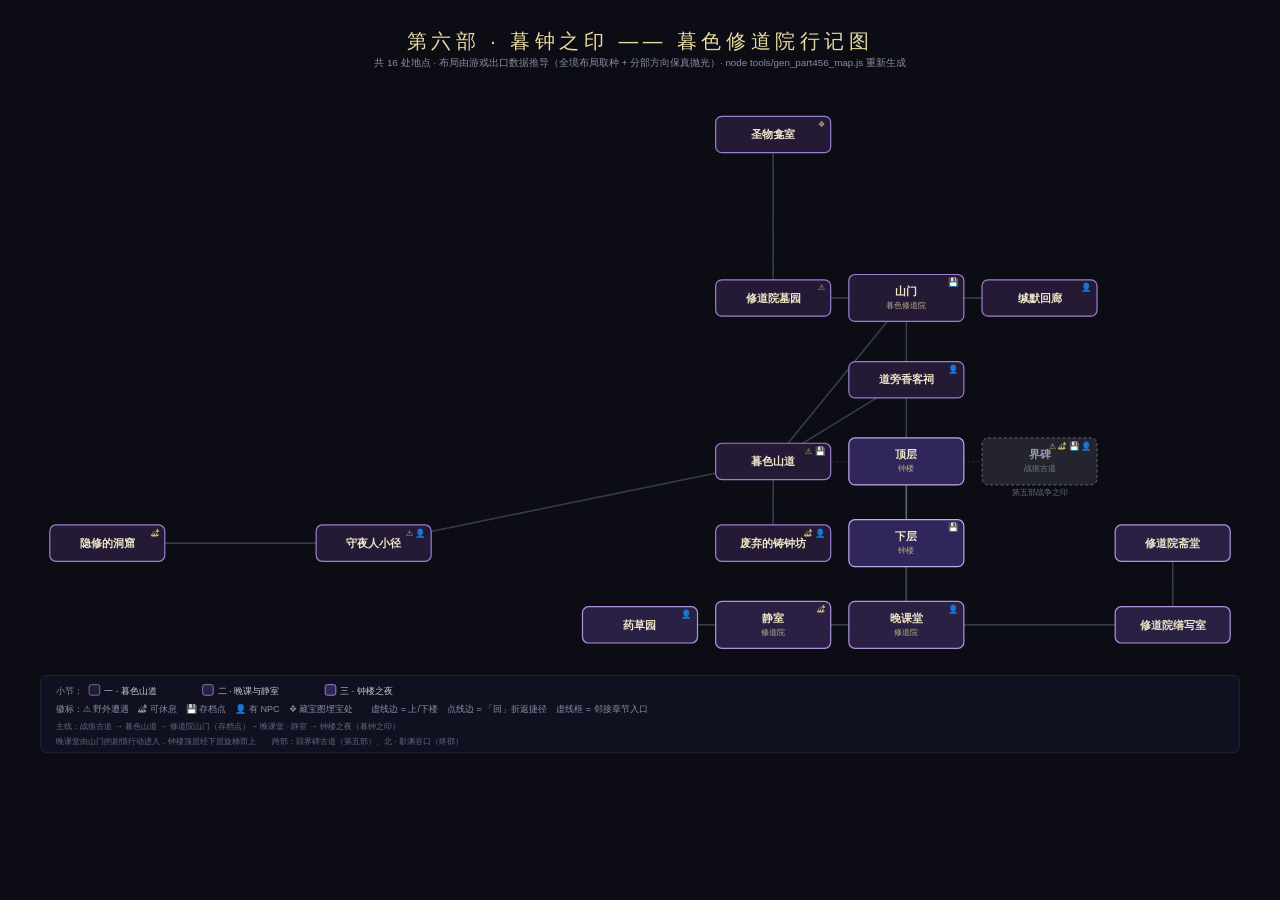
<file: map_part6.html>
<!DOCTYPE html>
<html lang="zh"><head><meta charset="utf-8">
<meta name="viewport" content="width=device-width,initial-scale=1">
<title>第六部 · 暮钟之印 —— 暮色修道院行记图</title>
<style>
  body{margin:0;background:#0b0c14;font-family:"Microsoft YaHei","PingFang SC",sans-serif;display:flex;flex-direction:column;align-items:center;padding:18px;}
  svg{max-width:100%;height:auto;}
</style></head><body>
<svg viewBox="0 0 1644 1001" width="1644" height="1001" xmlns="http://www.w3.org/2000/svg" font-family="'Microsoft YaHei','PingFang SC',sans-serif"><rect x="0" y="0" width="1644" height="1001" fill="#0b0c14"/>
<text x="822" y="40" text-anchor="middle" fill="#e8d9a0" font-size="26" letter-spacing="6">第六部 · 暮钟之印 —— 暮色修道院行记图</text>
<text x="822" y="64" text-anchor="middle" fill="#8a8ca0" font-size="13">共 16 处地点 · 布局由游戏出口数据推导（全境布局取种 + 分部方向保真抛光）· node tools/gen_part456_map.js 重新生成</text>
<line x1="998" y1="586" x2="1350" y2="586" stroke="#2e3044" stroke-width="1.4" stroke-dasharray="2 4"/>
<line x1="998" y1="586" x2="1174" y2="370" stroke="#3c3e52" stroke-width="2"/>
<line x1="998" y1="586" x2="470" y2="694" stroke="#3c3e52" stroke-width="2"/>
<line x1="998" y1="586" x2="998" y2="694" stroke="#3c3e52" stroke-width="2"/>
<line x1="998" y1="586" x2="1174" y2="478" stroke="#3c3e52" stroke-width="2"/>
<line x1="1174" y1="478" x2="998" y2="586" stroke="#2e3044" stroke-width="1.4" stroke-dasharray="2 4"/>
<line x1="998" y1="694" x2="998" y2="586" stroke="#2e3044" stroke-width="1.4" stroke-dasharray="2 4"/>
<line x1="1174" y1="370" x2="998" y2="586" stroke="#2e3044" stroke-width="1.4" stroke-dasharray="2 4"/>
<line x1="1174" y1="370" x2="998" y2="370" stroke="#3c3e52" stroke-width="2"/>
<line x1="1174" y1="370" x2="1350" y2="370" stroke="#3c3e52" stroke-width="2"/>
<line x1="1174" y1="802" x2="1174" y2="370" stroke="#3c3e52" stroke-width="2"/>
<line x1="1174" y1="802" x2="998" y2="802" stroke="#3c3e52" stroke-width="2"/>
<line x1="1174" y1="802" x2="1526" y2="802" stroke="#3c3e52" stroke-width="2"/>
<line x1="1174" y1="802" x2="1174" y2="694" stroke="#3c3e52" stroke-width="2"/>
<line x1="998" y1="802" x2="1174" y2="802" stroke="#2e3044" stroke-width="1.4" stroke-dasharray="2 4"/>
<line x1="998" y1="802" x2="822" y2="802" stroke="#3c3e52" stroke-width="2"/>
<line x1="1174" y1="694" x2="1174" y2="802" stroke="#3c3e52" stroke-width="2"/>
<line x1="1174" y1="694" x2="1174" y2="586" stroke="#566" stroke-width="2" stroke-dasharray="5 4"/>
<line x1="1174" y1="586" x2="1174" y2="694" stroke="#566" stroke-width="2" stroke-dasharray="5 4"/>
<line x1="470" y1="694" x2="998" y2="586" stroke="#2e3044" stroke-width="1.4" stroke-dasharray="2 4"/>
<line x1="470" y1="694" x2="118" y2="694" stroke="#3c3e52" stroke-width="2"/>
<line x1="118" y1="694" x2="470" y2="694" stroke="#2e3044" stroke-width="1.4" stroke-dasharray="2 4"/>
<line x1="998" y1="370" x2="1174" y2="370" stroke="#2e3044" stroke-width="1.4" stroke-dasharray="2 4"/>
<line x1="998" y1="370" x2="998" y2="154" stroke="#3c3e52" stroke-width="2"/>
<line x1="998" y1="154" x2="998" y2="370" stroke="#2e3044" stroke-width="1.4" stroke-dasharray="2 4"/>
<line x1="1350" y1="370" x2="1174" y2="370" stroke="#2e3044" stroke-width="1.4" stroke-dasharray="2 4"/>
<line x1="1526" y1="802" x2="1174" y2="802" stroke="#2e3044" stroke-width="1.4" stroke-dasharray="2 4"/>
<line x1="1526" y1="802" x2="1526" y2="694" stroke="#3c3e52" stroke-width="2"/>
<line x1="1526" y1="694" x2="1526" y2="802" stroke="#2e3044" stroke-width="1.4" stroke-dasharray="2 4"/>
<line x1="822" y1="802" x2="998" y2="802" stroke="#2e3044" stroke-width="1.4" stroke-dasharray="2 4"/>
<rect x="1098" y="771" width="152" height="62" rx="8" fill="#2a2044" stroke="#af94dc" stroke-width="1.6" />
<text x="1174" y="798" text-anchor="middle" fill="#f0e6c8" font-size="14" font-weight="bold">晚课堂</text>
<text x="1174" y="815" text-anchor="middle" fill="#b8ac86" font-size="11">修道院</text>
<text x="1242" y="785" text-anchor="end" font-size="11" fill="#c9b06a">👤</text>
<rect x="922" y="346" width="152" height="48" rx="8" fill="#241a36" stroke="#9b7fd0" stroke-width="1.6" />
<text x="998" y="375" text-anchor="middle" fill="#f0e6c8" font-size="14" font-weight="bold">修道院墓园</text>
<text x="1066" y="360" text-anchor="end" font-size="11" fill="#c9b06a">⚠</text>
<rect x="42" y="670" width="152" height="48" rx="8" fill="#241a36" stroke="#9b7fd0" stroke-width="1.6" />
<text x="118" y="699" text-anchor="middle" fill="#f0e6c8" font-size="14" font-weight="bold">隐修的洞窟</text>
<text x="186" y="684" text-anchor="end" font-size="11" fill="#c9b06a">🏕</text>
<rect x="1274" y="555" width="152" height="62" rx="8" fill="#23242e" stroke="#6b6d7c" stroke-width="1.2" stroke-dasharray="4 3"/>
<text x="1350" y="582" text-anchor="middle" fill="#9a9cae" font-size="14" font-weight="bold">界碑</text>
<text x="1350" y="599" text-anchor="middle" fill="#77798a" font-size="11">战痕古道</text>
<text x="1418" y="569" text-anchor="end" font-size="11" fill="#c9b06a">⚠ 🏕 💾 👤</text>
<text x="1350" y="630" text-anchor="middle" fill="#6b6d7c" font-size="11">第五部战争之印</text>
<rect x="922" y="670" width="152" height="48" rx="8" fill="#241a36" stroke="#9b7fd0" stroke-width="1.6" />
<text x="998" y="699" text-anchor="middle" fill="#f0e6c8" font-size="14" font-weight="bold">废弃的铸钟坊</text>
<text x="1066" y="684" text-anchor="end" font-size="11" fill="#c9b06a">🏕 👤</text>
<rect x="394" y="670" width="152" height="48" rx="8" fill="#241a36" stroke="#9b7fd0" stroke-width="1.6" />
<text x="470" y="699" text-anchor="middle" fill="#f0e6c8" font-size="14" font-weight="bold">守夜人小径</text>
<text x="538" y="684" text-anchor="end" font-size="11" fill="#c9b06a">⚠ 👤</text>
<rect x="1098" y="555" width="152" height="62" rx="8" fill="#31265a" stroke="#c2a8ec" stroke-width="1.6" />
<text x="1174" y="582" text-anchor="middle" fill="#f0e6c8" font-size="14" font-weight="bold">顶层</text>
<text x="1174" y="599" text-anchor="middle" fill="#b8ac86" font-size="11">钟楼</text>
<rect x="1098" y="663" width="152" height="62" rx="8" fill="#31265a" stroke="#c2a8ec" stroke-width="1.6" />
<text x="1174" y="690" text-anchor="middle" fill="#f0e6c8" font-size="14" font-weight="bold">下层</text>
<text x="1174" y="707" text-anchor="middle" fill="#b8ac86" font-size="11">钟楼</text>
<text x="1242" y="677" text-anchor="end" font-size="11" fill="#c9b06a">💾</text>
<rect x="922" y="130" width="152" height="48" rx="8" fill="#241a36" stroke="#9b7fd0" stroke-width="1.6" />
<text x="998" y="159" text-anchor="middle" fill="#f0e6c8" font-size="14" font-weight="bold">圣物龛室</text>
<text x="1066" y="144" text-anchor="end" font-size="11" fill="#c9b06a">❖</text>
<rect x="1098" y="339" width="152" height="62" rx="8" fill="#241a36" stroke="#9b7fd0" stroke-width="1.6" />
<text x="1174" y="366" text-anchor="middle" fill="#f0e6c8" font-size="14" font-weight="bold">山门</text>
<text x="1174" y="383" text-anchor="middle" fill="#b8ac86" font-size="11">暮色修道院</text>
<text x="1242" y="353" text-anchor="end" font-size="11" fill="#c9b06a">💾</text>
<rect x="1274" y="346" width="152" height="48" rx="8" fill="#241a36" stroke="#9b7fd0" stroke-width="1.6" />
<text x="1350" y="375" text-anchor="middle" fill="#f0e6c8" font-size="14" font-weight="bold">缄默回廊</text>
<text x="1418" y="360" text-anchor="end" font-size="11" fill="#c9b06a">👤</text>
<rect x="922" y="771" width="152" height="62" rx="8" fill="#2a2044" stroke="#af94dc" stroke-width="1.6" />
<text x="998" y="798" text-anchor="middle" fill="#f0e6c8" font-size="14" font-weight="bold">静室</text>
<text x="998" y="815" text-anchor="middle" fill="#b8ac86" font-size="11">修道院</text>
<text x="1066" y="785" text-anchor="end" font-size="11" fill="#c9b06a">🏕</text>
<rect x="746" y="778" width="152" height="48" rx="8" fill="#2a2044" stroke="#af94dc" stroke-width="1.6" />
<text x="822" y="807" text-anchor="middle" fill="#f0e6c8" font-size="14" font-weight="bold">药草园</text>
<text x="890" y="792" text-anchor="end" font-size="11" fill="#c9b06a">👤</text>
<rect x="1450" y="778" width="152" height="48" rx="8" fill="#2a2044" stroke="#af94dc" stroke-width="1.6" />
<text x="1526" y="807" text-anchor="middle" fill="#f0e6c8" font-size="14" font-weight="bold">修道院缮写室</text>
<rect x="922" y="562" width="152" height="48" rx="8" fill="#241a36" stroke="#9b7fd0" stroke-width="1.6" />
<text x="998" y="591" text-anchor="middle" fill="#f0e6c8" font-size="14" font-weight="bold">暮色山道</text>
<text x="1066" y="576" text-anchor="end" font-size="11" fill="#c9b06a">⚠ 💾</text>
<rect x="1098" y="454" width="152" height="48" rx="8" fill="#241a36" stroke="#9b7fd0" stroke-width="1.6" />
<text x="1174" y="483" text-anchor="middle" fill="#f0e6c8" font-size="14" font-weight="bold">道旁香客祠</text>
<text x="1242" y="468" text-anchor="end" font-size="11" fill="#c9b06a">👤</text>
<rect x="1450" y="670" width="152" height="48" rx="8" fill="#2a2044" stroke="#af94dc" stroke-width="1.6" />
<text x="1526" y="699" text-anchor="middle" fill="#f0e6c8" font-size="14" font-weight="bold">修道院斋堂</text>
<rect x="30" y="869" width="1584" height="102" rx="8" fill="#101120" stroke="#2b2c40"/>
<text x="50" y="893" fill="#8a8ca0" font-size="12">小节：</text>
<rect x="94" y="881" width="14" height="14" rx="3" fill="#241a36" stroke="#9b7fd0"/>
<text x="114" y="893" fill="#c8c9d8" font-size="12">一 · 暮色山道</text>
<rect x="244" y="881" width="14" height="14" rx="3" fill="#2a2044" stroke="#af94dc"/>
<text x="264" y="893" fill="#c8c9d8" font-size="12">二 · 晚课与静室</text>
<rect x="406" y="881" width="14" height="14" rx="3" fill="#31265a" stroke="#c2a8ec"/>
<text x="426" y="893" fill="#c8c9d8" font-size="12">三 · 钟楼之夜</text>
<text x="50" y="917" fill="#8a8ca0" font-size="12">徽标：⚠ 野外遭遇　🏕 可休息　💾 存档点　👤 有 NPC　❖ 藏宝图埋宝处　　虚线边 = 上/下楼　点线边 = 「回」折返捷径　虚线框 = 邻接章节入口</text>
<text x="50" y="939" fill="#66687e" font-size="11">主线：战痕古道 → 暮色山道 → 修道院山门（存档点）→ 晚课堂 · 静室 → 钟楼之夜（暮钟之印）</text>
<text x="50" y="959" fill="#66687e" font-size="11">晚课堂由山门的剧情行动进入，钟楼顶层经下层旋梯而上　　跨部：回界碑古道（第五部）、北 · 影渊谷口（终部）</text></svg>
</body></html>
</file>
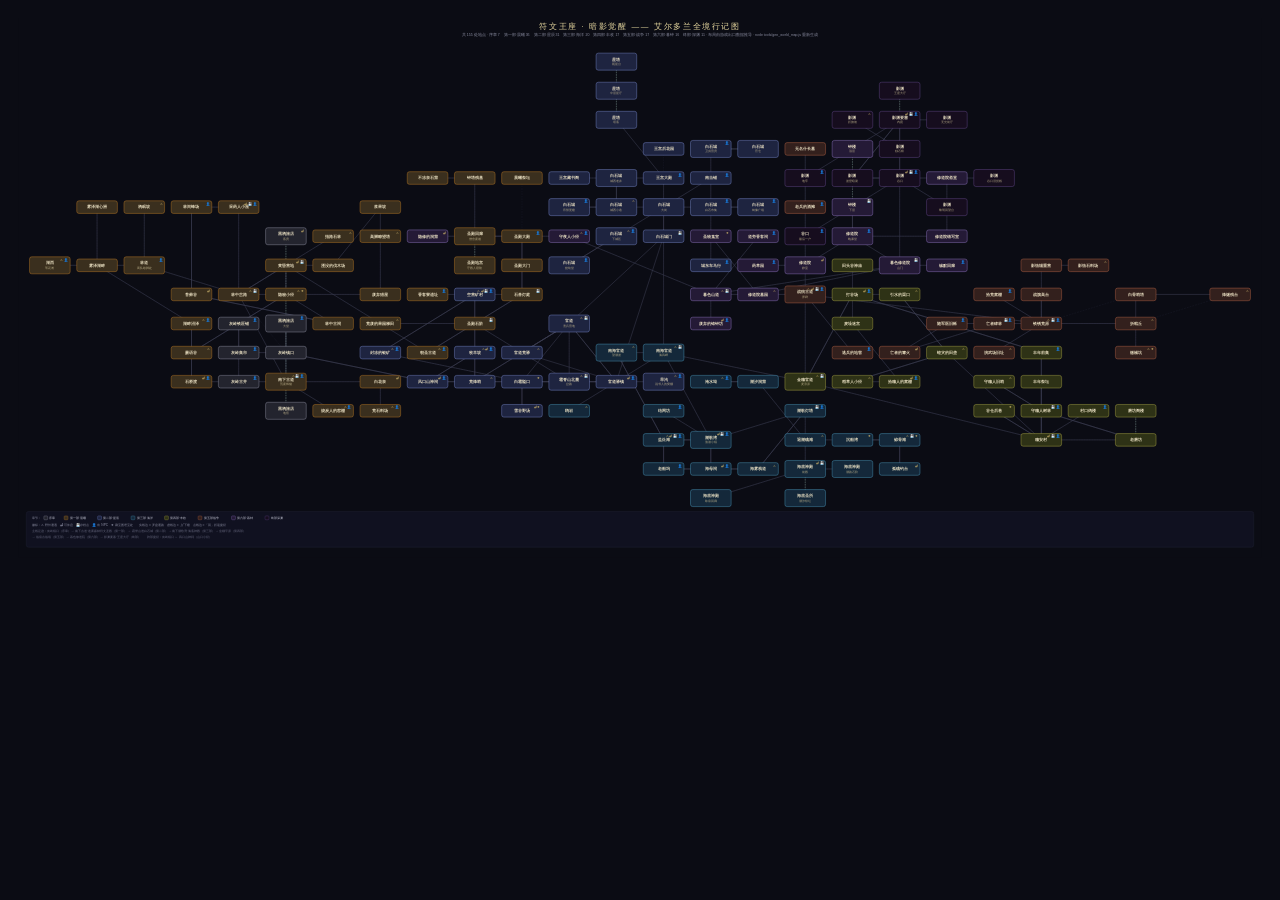
<file: map_world.html>
<!DOCTYPE html>
<html lang="zh"><head><meta charset="utf-8">
<meta name="viewport" content="width=device-width,initial-scale=1">
<title>符文王座 · 全境行记图</title>
<style>
  body{margin:0;background:#0b0c14;font-family:"Microsoft YaHei","PingFang SC",sans-serif;display:flex;flex-direction:column;align-items:center;padding:18px;}
  svg{max-width:100%;height:auto;}
</style></head><body>
<svg viewBox="0 0 4532 1966" width="4532" height="1966" xmlns="http://www.w3.org/2000/svg" font-family="'Microsoft YaHei','PingFang SC',sans-serif"><rect x="0" y="0" width="4532" height="1966" fill="#0b0c14"/>
<text x="2266" y="40" text-anchor="middle" fill="#e8d9a0" font-size="28" letter-spacing="6">符文王座 · 暗影觉醒 —— 艾尔多兰全境行记图</text>
<text x="2266" y="66" text-anchor="middle" fill="#8a8ca0" font-size="13">共 155 处地点 · 序章 7　第一部·晨曦 36　第二部·星辰 31　第三部·海洋 20　第四部·丰收 17　第五部·战争 17　第六部·暮钟 16　终部·深渊 11 · 布局由游戏出口数据推导 · node tools/gen_world_map.js 重新生成</text>
<line x1="976" y1="1219" x2="976" y2="1113" stroke="#3c3e52" stroke-width="2"/>
<line x1="976" y1="1219" x2="976" y2="1325" stroke="#3c3e52" stroke-width="2"/>
<line x1="976" y1="1219" x2="1492" y2="1325" stroke="#3c3e52" stroke-width="2"/>
<line x1="976" y1="1219" x2="804" y2="1219" stroke="#3c3e52" stroke-width="2"/>
<line x1="804" y1="1219" x2="804" y2="1113" stroke="#3c3e52" stroke-width="2"/>
<line x1="804" y1="1219" x2="804" y2="1325" stroke="#3c3e52" stroke-width="2"/>
<line x1="804" y1="1219" x2="976" y2="1219" stroke="#2e3044" stroke-width="1.4" stroke-dasharray="2 4"/>
<line x1="804" y1="1113" x2="804" y2="1219" stroke="#3c3e52" stroke-width="2"/>
<line x1="804" y1="1325" x2="804" y2="1219" stroke="#2e3044" stroke-width="1.4" stroke-dasharray="2 4"/>
<line x1="976" y1="1113" x2="976" y2="1219" stroke="#3c3e52" stroke-width="2"/>
<line x1="976" y1="1113" x2="976" y2="795" stroke="#566" stroke-width="2" stroke-dasharray="5 4"/>
<line x1="976" y1="1113" x2="976" y2="1431" stroke="#566" stroke-width="2" stroke-dasharray="5 4"/>
<line x1="976" y1="1431" x2="976" y2="1113" stroke="#566" stroke-width="2" stroke-dasharray="5 4"/>
<line x1="976" y1="795" x2="976" y2="1113" stroke="#566" stroke-width="2" stroke-dasharray="5 4"/>
<line x1="976" y1="1325" x2="976" y2="1219" stroke="#2e3044" stroke-width="1.4" stroke-dasharray="2 4"/>
<line x1="976" y1="1325" x2="804" y2="1007" stroke="#3c3e52" stroke-width="2"/>
<line x1="976" y1="1325" x2="1320" y2="1325" stroke="#3c3e52" stroke-width="2"/>
<line x1="976" y1="1325" x2="632" y2="1325" stroke="#3c3e52" stroke-width="2"/>
<line x1="976" y1="1325" x2="1148" y2="1431" stroke="#3c3e52" stroke-width="2"/>
<line x1="1148" y1="1431" x2="976" y2="1325" stroke="#2e3044" stroke-width="1.4" stroke-dasharray="2 4"/>
<line x1="1320" y1="1325" x2="1320" y2="1431" stroke="#3c3e52" stroke-width="2"/>
<line x1="1320" y1="1325" x2="976" y2="1325" stroke="#2e3044" stroke-width="1.4" stroke-dasharray="2 4"/>
<line x1="632" y1="1325" x2="632" y2="1219" stroke="#3c3e52" stroke-width="2"/>
<line x1="632" y1="1325" x2="976" y2="1325" stroke="#2e3044" stroke-width="1.4" stroke-dasharray="2 4"/>
<line x1="1320" y1="1431" x2="1320" y2="1325" stroke="#2e3044" stroke-width="1.4" stroke-dasharray="2 4"/>
<line x1="804" y1="1007" x2="976" y2="901" stroke="#3c3e52" stroke-width="2"/>
<line x1="804" y1="1007" x2="976" y2="1219" stroke="#2e3044" stroke-width="1.4" stroke-dasharray="2 4"/>
<line x1="804" y1="1007" x2="976" y2="1007" stroke="#3c3e52" stroke-width="2"/>
<line x1="804" y1="1007" x2="460" y2="901" stroke="#3c3e52" stroke-width="2"/>
<line x1="804" y1="1007" x2="1148" y2="795" stroke="#3c3e52" stroke-width="2"/>
<line x1="804" y1="1007" x2="804" y2="689" stroke="#3c3e52" stroke-width="2"/>
<line x1="460" y1="901" x2="460" y2="689" stroke="#3c3e52" stroke-width="2"/>
<line x1="460" y1="901" x2="804" y2="1007" stroke="#2e3044" stroke-width="1.4" stroke-dasharray="2 4"/>
<line x1="460" y1="901" x2="288" y2="901" stroke="#3c3e52" stroke-width="2"/>
<line x1="460" y1="689" x2="460" y2="901" stroke="#2e3044" stroke-width="1.4" stroke-dasharray="2 4"/>
<line x1="976" y1="1007" x2="976" y2="901" stroke="#3c3e52" stroke-width="2"/>
<line x1="976" y1="1007" x2="1148" y2="1113" stroke="#3c3e52" stroke-width="2"/>
<line x1="976" y1="1007" x2="1320" y2="1007" stroke="#3c3e52" stroke-width="2"/>
<line x1="976" y1="1007" x2="804" y2="1007" stroke="#2e3044" stroke-width="1.4" stroke-dasharray="2 4"/>
<line x1="976" y1="1007" x2="632" y2="1219" stroke="#3c3e52" stroke-width="2"/>
<line x1="288" y1="901" x2="288" y2="689" stroke="#3c3e52" stroke-width="2"/>
<line x1="288" y1="901" x2="632" y2="1113" stroke="#3c3e52" stroke-width="2"/>
<line x1="288" y1="901" x2="460" y2="901" stroke="#2e3044" stroke-width="1.4" stroke-dasharray="2 4"/>
<line x1="288" y1="901" x2="116" y2="901" stroke="#3c3e52" stroke-width="2"/>
<line x1="288" y1="689" x2="288" y2="901" stroke="#2e3044" stroke-width="1.4" stroke-dasharray="2 4"/>
<line x1="116" y1="901" x2="288" y2="901" stroke="#2e3044" stroke-width="1.4" stroke-dasharray="2 4"/>
<line x1="632" y1="1113" x2="288" y2="901" stroke="#2e3044" stroke-width="1.4" stroke-dasharray="2 4"/>
<line x1="632" y1="1113" x2="632" y2="1219" stroke="#3c3e52" stroke-width="2"/>
<line x1="632" y1="1219" x2="632" y2="1113" stroke="#3c3e52" stroke-width="2"/>
<line x1="632" y1="1219" x2="976" y2="1007" stroke="#3c3e52" stroke-width="2"/>
<line x1="632" y1="1219" x2="632" y2="1325" stroke="#3c3e52" stroke-width="2"/>
<line x1="1148" y1="1113" x2="976" y2="1007" stroke="#2e3044" stroke-width="1.4" stroke-dasharray="2 4"/>
<line x1="1148" y1="1113" x2="632" y2="1007" stroke="#3c3e52" stroke-width="2"/>
<line x1="1320" y1="1007" x2="1320" y2="795" stroke="#3c3e52" stroke-width="2"/>
<line x1="1320" y1="1007" x2="976" y2="1007" stroke="#2e3044" stroke-width="1.4" stroke-dasharray="2 4"/>
<line x1="1320" y1="795" x2="1320" y2="1007" stroke="#2e3044" stroke-width="1.4" stroke-dasharray="2 4"/>
<line x1="1148" y1="795" x2="804" y2="1007" stroke="#2e3044" stroke-width="1.4" stroke-dasharray="2 4"/>
<line x1="804" y1="689" x2="632" y2="689" stroke="#3c3e52" stroke-width="2"/>
<line x1="804" y1="689" x2="804" y2="1007" stroke="#2e3044" stroke-width="1.4" stroke-dasharray="2 4"/>
<line x1="632" y1="689" x2="632" y2="1007" stroke="#3c3e52" stroke-width="2"/>
<line x1="632" y1="689" x2="804" y2="689" stroke="#2e3044" stroke-width="1.4" stroke-dasharray="2 4"/>
<line x1="632" y1="1007" x2="632" y2="689" stroke="#3c3e52" stroke-width="2"/>
<line x1="632" y1="1007" x2="1148" y2="1113" stroke="#3c3e52" stroke-width="2"/>
<line x1="976" y1="901" x2="1492" y2="1219" stroke="#3c3e52" stroke-width="2"/>
<line x1="976" y1="901" x2="804" y2="1007" stroke="#2e3044" stroke-width="1.4" stroke-dasharray="2 4"/>
<line x1="976" y1="901" x2="1148" y2="901" stroke="#3c3e52" stroke-width="2"/>
<line x1="1148" y1="901" x2="976" y2="901" stroke="#2e3044" stroke-width="1.4" stroke-dasharray="2 4"/>
<line x1="1148" y1="901" x2="1320" y2="689" stroke="#3c3e52" stroke-width="2"/>
<line x1="1320" y1="689" x2="1320" y2="795" stroke="#3c3e52" stroke-width="2"/>
<line x1="1320" y1="689" x2="1148" y2="901" stroke="#2e3044" stroke-width="1.4" stroke-dasharray="2 4"/>
<line x1="1492" y1="1219" x2="1664" y2="1113" stroke="#3c3e52" stroke-width="2"/>
<line x1="1492" y1="1219" x2="976" y2="901" stroke="#2e3044" stroke-width="1.4" stroke-dasharray="2 4"/>
<line x1="1664" y1="1113" x2="1836" y2="1007" stroke="#3c3e52" stroke-width="2"/>
<line x1="1664" y1="1113" x2="1492" y2="1219" stroke="#3c3e52" stroke-width="2"/>
<line x1="1664" y1="1113" x2="1320" y2="1113" stroke="#3c3e52" stroke-width="2"/>
<line x1="1664" y1="1113" x2="2008" y2="1325" stroke="#3c3e52" stroke-width="2"/>
<line x1="1836" y1="1007" x2="1836" y2="901" stroke="#3c3e52" stroke-width="2"/>
<line x1="1836" y1="1007" x2="1664" y2="1113" stroke="#3c3e52" stroke-width="2"/>
<line x1="1836" y1="1007" x2="1492" y2="1007" stroke="#3c3e52" stroke-width="2"/>
<line x1="1320" y1="1113" x2="1664" y2="1113" stroke="#2e3044" stroke-width="1.4" stroke-dasharray="2 4"/>
<line x1="1492" y1="1007" x2="1836" y2="1007" stroke="#2e3044" stroke-width="1.4" stroke-dasharray="2 4"/>
<line x1="1836" y1="901" x2="1836" y2="795" stroke="#3c3e52" stroke-width="2"/>
<line x1="1836" y1="901" x2="1836" y2="1007" stroke="#3c3e52" stroke-width="2"/>
<line x1="1836" y1="795" x2="1836" y2="901" stroke="#3c3e52" stroke-width="2"/>
<line x1="1836" y1="795" x2="1664" y2="795" stroke="#3c3e52" stroke-width="2"/>
<line x1="1664" y1="795" x2="1664" y2="583" stroke="#3c3e52" stroke-width="2"/>
<line x1="1664" y1="795" x2="1836" y2="795" stroke="#2e3044" stroke-width="1.4" stroke-dasharray="2 4"/>
<line x1="1664" y1="795" x2="1664" y2="901" stroke="#566" stroke-width="2" stroke-dasharray="5 4"/>
<line x1="1664" y1="901" x2="1664" y2="795" stroke="#566" stroke-width="2" stroke-dasharray="5 4"/>
<line x1="1664" y1="583" x2="1664" y2="795" stroke="#2e3044" stroke-width="1.4" stroke-dasharray="2 4"/>
<line x1="1664" y1="583" x2="1492" y2="583" stroke="#3c3e52" stroke-width="2"/>
<line x1="1492" y1="583" x2="1664" y2="583" stroke="#2e3044" stroke-width="1.4" stroke-dasharray="2 4"/>
<line x1="1836" y1="583" x2="1836" y2="795" stroke="#2e3044" stroke-width="1.4" stroke-dasharray="2 4"/>
<line x1="2008" y1="1325" x2="2008" y2="1113" stroke="#3c3e52" stroke-width="2"/>
<line x1="2008" y1="1325" x2="1664" y2="1113" stroke="#2e3044" stroke-width="1.4" stroke-dasharray="2 4"/>
<line x1="2008" y1="1325" x2="2180" y2="1325" stroke="#3c3e52" stroke-width="2"/>
<line x1="2008" y1="1325" x2="1836" y2="1325" stroke="#3c3e52" stroke-width="2"/>
<line x1="2180" y1="1325" x2="2008" y2="1113" stroke="#3c3e52" stroke-width="2"/>
<line x1="2180" y1="1325" x2="1492" y2="1325" stroke="#3c3e52" stroke-width="2"/>
<line x1="2180" y1="1325" x2="2352" y2="1325" stroke="#3c3e52" stroke-width="2"/>
<line x1="2180" y1="1325" x2="2008" y2="1325" stroke="#2e3044" stroke-width="1.4" stroke-dasharray="2 4"/>
<line x1="2352" y1="1325" x2="2180" y2="1325" stroke="#2e3044" stroke-width="1.4" stroke-dasharray="2 4"/>
<line x1="1320" y1="1219" x2="1664" y2="1007" stroke="#3c3e52" stroke-width="2"/>
<line x1="1320" y1="1219" x2="1836" y2="1325" stroke="#2e3044" stroke-width="1.4" stroke-dasharray="2 4"/>
<line x1="2008" y1="1113" x2="2352" y2="795" stroke="#3c3e52" stroke-width="2"/>
<line x1="2008" y1="1113" x2="2008" y2="1325" stroke="#2e3044" stroke-width="1.4" stroke-dasharray="2 4"/>
<line x1="2008" y1="1113" x2="2180" y2="1325" stroke="#3c3e52" stroke-width="2"/>
<line x1="2008" y1="1113" x2="1836" y2="1219" stroke="#3c3e52" stroke-width="2"/>
<line x1="2008" y1="1113" x2="1664" y2="1325" stroke="#3c3e52" stroke-width="2"/>
<line x1="1836" y1="1325" x2="2008" y2="1113" stroke="#3c3e52" stroke-width="2"/>
<line x1="1836" y1="1325" x2="1836" y2="1431" stroke="#3c3e52" stroke-width="2"/>
<line x1="1836" y1="1325" x2="2008" y2="1325" stroke="#2e3044" stroke-width="1.4" stroke-dasharray="2 4"/>
<line x1="1836" y1="1325" x2="1320" y2="1219" stroke="#3c3e52" stroke-width="2"/>
<line x1="1492" y1="1325" x2="2180" y2="1325" stroke="#3c3e52" stroke-width="2"/>
<line x1="1492" y1="1325" x2="1664" y2="1219" stroke="#3c3e52" stroke-width="2"/>
<line x1="1492" y1="1325" x2="976" y2="1219" stroke="#3c3e52" stroke-width="2"/>
<line x1="1664" y1="1219" x2="1664" y2="1007" stroke="#3c3e52" stroke-width="2"/>
<line x1="1664" y1="1219" x2="1664" y2="1325" stroke="#3c3e52" stroke-width="2"/>
<line x1="1664" y1="1219" x2="1492" y2="1325" stroke="#3c3e52" stroke-width="2"/>
<line x1="1664" y1="1325" x2="1664" y2="1219" stroke="#3c3e52" stroke-width="2"/>
<line x1="1664" y1="1325" x2="2008" y2="1113" stroke="#3c3e52" stroke-width="2"/>
<line x1="1836" y1="1431" x2="1836" y2="1325" stroke="#3c3e52" stroke-width="2"/>
<line x1="1664" y1="1007" x2="1664" y2="1219" stroke="#3c3e52" stroke-width="2"/>
<line x1="1664" y1="1007" x2="1320" y2="1219" stroke="#3c3e52" stroke-width="2"/>
<line x1="1836" y1="1219" x2="2008" y2="1113" stroke="#3c3e52" stroke-width="2"/>
<line x1="1836" y1="1219" x2="2180" y2="1325" stroke="#3c3e52" stroke-width="2"/>
<line x1="2352" y1="795" x2="2352" y2="689" stroke="#3c3e52" stroke-width="2"/>
<line x1="2352" y1="795" x2="2180" y2="1325" stroke="#3c3e52" stroke-width="2"/>
<line x1="2352" y1="795" x2="2352" y2="1219" stroke="#3c3e52" stroke-width="2"/>
<line x1="2352" y1="689" x2="2352" y2="583" stroke="#3c3e52" stroke-width="2"/>
<line x1="2352" y1="689" x2="2352" y2="795" stroke="#3c3e52" stroke-width="2"/>
<line x1="2352" y1="689" x2="2524" y2="689" stroke="#3c3e52" stroke-width="2"/>
<line x1="2352" y1="689" x2="2180" y2="689" stroke="#3c3e52" stroke-width="2"/>
<line x1="2352" y1="689" x2="2524" y2="583" stroke="#3c3e52" stroke-width="2"/>
<line x1="2352" y1="689" x2="2180" y2="795" stroke="#3c3e52" stroke-width="2"/>
<line x1="2524" y1="583" x2="2352" y2="689" stroke="#2e3044" stroke-width="1.4" stroke-dasharray="2 4"/>
<line x1="2180" y1="689" x2="2180" y2="583" stroke="#3c3e52" stroke-width="2"/>
<line x1="2180" y1="689" x2="2352" y2="689" stroke="#2e3044" stroke-width="1.4" stroke-dasharray="2 4"/>
<line x1="2180" y1="689" x2="2008" y2="689" stroke="#3c3e52" stroke-width="2"/>
<line x1="2524" y1="689" x2="2524" y2="477" stroke="#3c3e52" stroke-width="2"/>
<line x1="2524" y1="689" x2="2524" y2="901" stroke="#3c3e52" stroke-width="2"/>
<line x1="2524" y1="689" x2="2696" y2="689" stroke="#3c3e52" stroke-width="2"/>
<line x1="2524" y1="689" x2="2352" y2="689" stroke="#2e3044" stroke-width="1.4" stroke-dasharray="2 4"/>
<line x1="2524" y1="901" x2="2524" y2="689" stroke="#2e3044" stroke-width="1.4" stroke-dasharray="2 4"/>
<line x1="2180" y1="795" x2="2352" y2="689" stroke="#2e3044" stroke-width="1.4" stroke-dasharray="2 4"/>
<line x1="2180" y1="795" x2="2008" y2="901" stroke="#3c3e52" stroke-width="2"/>
<line x1="2524" y1="477" x2="2524" y2="689" stroke="#2e3044" stroke-width="1.4" stroke-dasharray="2 4"/>
<line x1="2524" y1="477" x2="2696" y2="477" stroke="#3c3e52" stroke-width="2"/>
<line x1="2696" y1="689" x2="2524" y2="689" stroke="#3c3e52" stroke-width="2"/>
<line x1="2180" y1="583" x2="2180" y2="689" stroke="#3c3e52" stroke-width="2"/>
<line x1="2696" y1="477" x2="2524" y2="477" stroke="#3c3e52" stroke-width="2"/>
<line x1="2008" y1="901" x2="2180" y2="795" stroke="#3c3e52" stroke-width="2"/>
<line x1="2008" y1="689" x2="2180" y2="689" stroke="#3c3e52" stroke-width="2"/>
<line x1="2352" y1="583" x2="2352" y2="689" stroke="#2e3044" stroke-width="1.4" stroke-dasharray="2 4"/>
<line x1="2352" y1="583" x2="2008" y2="583" stroke="#3c3e52" stroke-width="2"/>
<line x1="2008" y1="583" x2="2352" y2="583" stroke="#2e3044" stroke-width="1.4" stroke-dasharray="2 4"/>
<line x1="2352" y1="477" x2="2352" y2="583" stroke="#2e3044" stroke-width="1.4" stroke-dasharray="2 4"/>
<line x1="2180" y1="371" x2="2352" y2="583" stroke="#3c3e52" stroke-width="2"/>
<line x1="2180" y1="371" x2="2180" y2="265" stroke="#566" stroke-width="2" stroke-dasharray="5 4"/>
<line x1="2180" y1="265" x2="2180" y2="159" stroke="#566" stroke-width="2" stroke-dasharray="5 4"/>
<line x1="2180" y1="265" x2="2180" y2="371" stroke="#566" stroke-width="2" stroke-dasharray="5 4"/>
<line x1="2180" y1="159" x2="2180" y2="265" stroke="#566" stroke-width="2" stroke-dasharray="5 4"/>
<line x1="2352" y1="1219" x2="2352" y2="795" stroke="#2e3044" stroke-width="1.4" stroke-dasharray="2 4"/>
<line x1="2352" y1="1219" x2="2524" y2="1537" stroke="#3c3e52" stroke-width="2"/>
<line x1="2352" y1="1219" x2="2868" y2="1325" stroke="#3c3e52" stroke-width="2"/>
<line x1="2352" y1="1219" x2="2180" y2="1219" stroke="#3c3e52" stroke-width="2"/>
<line x1="2352" y1="1219" x2="2008" y2="1431" stroke="#3c3e52" stroke-width="2"/>
<line x1="2008" y1="1431" x2="2352" y2="1219" stroke="#2e3044" stroke-width="1.4" stroke-dasharray="2 4"/>
<line x1="2524" y1="1537" x2="2352" y2="1219" stroke="#2e3044" stroke-width="1.4" stroke-dasharray="2 4"/>
<line x1="2524" y1="1537" x2="2524" y2="1643" stroke="#3c3e52" stroke-width="2"/>
<line x1="2524" y1="1537" x2="2868" y2="1431" stroke="#3c3e52" stroke-width="2"/>
<line x1="2524" y1="1537" x2="2352" y2="1537" stroke="#3c3e52" stroke-width="2"/>
<line x1="2524" y1="1537" x2="2352" y2="1431" stroke="#3c3e52" stroke-width="2"/>
<line x1="2352" y1="1431" x2="2524" y2="1537" stroke="#2e3044" stroke-width="1.4" stroke-dasharray="2 4"/>
<line x1="2180" y1="1219" x2="2352" y2="1537" stroke="#3c3e52" stroke-width="2"/>
<line x1="2180" y1="1219" x2="2352" y2="1219" stroke="#2e3044" stroke-width="1.4" stroke-dasharray="2 4"/>
<line x1="2352" y1="1537" x2="2180" y2="1219" stroke="#3c3e52" stroke-width="2"/>
<line x1="2352" y1="1537" x2="2352" y2="1643" stroke="#3c3e52" stroke-width="2"/>
<line x1="2352" y1="1537" x2="2524" y2="1537" stroke="#3c3e52" stroke-width="2"/>
<line x1="2352" y1="1643" x2="2352" y2="1537" stroke="#3c3e52" stroke-width="2"/>
<line x1="2352" y1="1643" x2="2524" y2="1643" stroke="#3c3e52" stroke-width="2"/>
<line x1="2524" y1="1643" x2="2524" y2="1537" stroke="#3c3e52" stroke-width="2"/>
<line x1="2524" y1="1643" x2="2696" y2="1643" stroke="#3c3e52" stroke-width="2"/>
<line x1="2524" y1="1643" x2="2352" y2="1643" stroke="#3c3e52" stroke-width="2"/>
<line x1="2868" y1="1431" x2="2868" y2="1537" stroke="#3c3e52" stroke-width="2"/>
<line x1="2868" y1="1431" x2="2524" y2="1537" stroke="#2e3044" stroke-width="1.4" stroke-dasharray="2 4"/>
<line x1="2868" y1="1431" x2="2696" y2="1643" stroke="#3c3e52" stroke-width="2"/>
<line x1="2868" y1="1537" x2="2868" y2="1431" stroke="#2e3044" stroke-width="1.4" stroke-dasharray="2 4"/>
<line x1="2868" y1="1537" x2="2868" y2="1643" stroke="#3c3e52" stroke-width="2"/>
<line x1="2868" y1="1537" x2="3040" y2="1537" stroke="#3c3e52" stroke-width="2"/>
<line x1="2868" y1="1537" x2="2696" y2="1325" stroke="#3c3e52" stroke-width="2"/>
<line x1="3040" y1="1537" x2="3212" y2="1537" stroke="#3c3e52" stroke-width="2"/>
<line x1="3040" y1="1537" x2="2868" y2="1537" stroke="#2e3044" stroke-width="1.4" stroke-dasharray="2 4"/>
<line x1="2696" y1="1325" x2="2868" y2="1537" stroke="#2e3044" stroke-width="1.4" stroke-dasharray="2 4"/>
<line x1="2696" y1="1325" x2="2524" y2="1325" stroke="#3c3e52" stroke-width="2"/>
<line x1="2696" y1="1643" x2="2524" y2="1643" stroke="#3c3e52" stroke-width="2"/>
<line x1="2696" y1="1643" x2="2868" y2="1431" stroke="#3c3e52" stroke-width="2"/>
<line x1="3212" y1="1537" x2="3212" y2="1643" stroke="#3c3e52" stroke-width="2"/>
<line x1="3212" y1="1537" x2="3040" y2="1537" stroke="#3c3e52" stroke-width="2"/>
<line x1="3212" y1="1643" x2="3212" y2="1537" stroke="#3c3e52" stroke-width="2"/>
<line x1="2524" y1="1325" x2="2696" y2="1325" stroke="#3c3e52" stroke-width="2"/>
<line x1="2868" y1="1643" x2="2868" y2="1537" stroke="#2e3044" stroke-width="1.4" stroke-dasharray="2 4"/>
<line x1="2868" y1="1643" x2="3040" y2="1643" stroke="#3c3e52" stroke-width="2"/>
<line x1="2868" y1="1643" x2="2524" y2="1749" stroke="#3c3e52" stroke-width="2"/>
<line x1="2868" y1="1643" x2="2868" y2="1749" stroke="#566" stroke-width="2" stroke-dasharray="5 4"/>
<line x1="2524" y1="1749" x2="2868" y2="1643" stroke="#2e3044" stroke-width="1.4" stroke-dasharray="2 4"/>
<line x1="3040" y1="1643" x2="2868" y2="1643" stroke="#2e3044" stroke-width="1.4" stroke-dasharray="2 4"/>
<line x1="2868" y1="1749" x2="2868" y2="1643" stroke="#566" stroke-width="2" stroke-dasharray="5 4"/>
<line x1="2868" y1="1325" x2="2868" y2="1007" stroke="#3c3e52" stroke-width="2"/>
<line x1="2868" y1="1325" x2="3728" y2="1537" stroke="#3c3e52" stroke-width="2"/>
<line x1="2868" y1="1325" x2="2352" y2="1219" stroke="#2e3044" stroke-width="1.4" stroke-dasharray="2 4"/>
<line x1="2868" y1="1325" x2="3040" y2="1007" stroke="#3c3e52" stroke-width="2"/>
<line x1="3728" y1="1537" x2="3728" y2="1431" stroke="#3c3e52" stroke-width="2"/>
<line x1="3728" y1="1537" x2="3384" y2="1219" stroke="#3c3e52" stroke-width="2"/>
<line x1="3728" y1="1537" x2="4072" y2="1537" stroke="#3c3e52" stroke-width="2"/>
<line x1="3728" y1="1537" x2="2868" y2="1325" stroke="#2e3044" stroke-width="1.4" stroke-dasharray="2 4"/>
<line x1="3728" y1="1537" x2="3900" y2="1431" stroke="#3c3e52" stroke-width="2"/>
<line x1="3728" y1="1537" x2="3556" y2="1431" stroke="#3c3e52" stroke-width="2"/>
<line x1="3728" y1="1537" x2="3728" y2="1219" stroke="#3c3e52" stroke-width="2"/>
<line x1="3900" y1="1431" x2="3728" y2="1537" stroke="#2e3044" stroke-width="1.4" stroke-dasharray="2 4"/>
<line x1="3384" y1="1219" x2="3728" y2="1537" stroke="#2e3044" stroke-width="1.4" stroke-dasharray="2 4"/>
<line x1="3384" y1="1219" x2="3212" y2="1007" stroke="#3c3e52" stroke-width="2"/>
<line x1="3384" y1="1219" x2="3040" y2="1325" stroke="#3c3e52" stroke-width="2"/>
<line x1="4072" y1="1537" x2="3728" y2="1431" stroke="#3c3e52" stroke-width="2"/>
<line x1="4072" y1="1537" x2="3728" y2="1537" stroke="#2e3044" stroke-width="1.4" stroke-dasharray="2 4"/>
<line x1="4072" y1="1537" x2="4072" y2="1431" stroke="#566" stroke-width="2" stroke-dasharray="5 4"/>
<line x1="3728" y1="1431" x2="3728" y2="1325" stroke="#3c3e52" stroke-width="2"/>
<line x1="3728" y1="1431" x2="3728" y2="1537" stroke="#2e3044" stroke-width="1.4" stroke-dasharray="2 4"/>
<line x1="3728" y1="1431" x2="4072" y2="1537" stroke="#3c3e52" stroke-width="2"/>
<line x1="3728" y1="1431" x2="3556" y2="1325" stroke="#3c3e52" stroke-width="2"/>
<line x1="3728" y1="1325" x2="3728" y2="1431" stroke="#2e3044" stroke-width="1.4" stroke-dasharray="2 4"/>
<line x1="3040" y1="1007" x2="3040" y2="901" stroke="#3c3e52" stroke-width="2"/>
<line x1="3040" y1="1007" x2="3040" y2="1113" stroke="#3c3e52" stroke-width="2"/>
<line x1="3040" y1="1007" x2="3212" y2="1007" stroke="#3c3e52" stroke-width="2"/>
<line x1="3040" y1="1007" x2="3728" y2="1219" stroke="#3c3e52" stroke-width="2"/>
<line x1="3040" y1="1007" x2="2868" y2="1325" stroke="#3c3e52" stroke-width="2"/>
<line x1="3040" y1="901" x2="3040" y2="1007" stroke="#2e3044" stroke-width="1.4" stroke-dasharray="2 4"/>
<line x1="3212" y1="1007" x2="3040" y2="1007" stroke="#2e3044" stroke-width="1.4" stroke-dasharray="2 4"/>
<line x1="3212" y1="1007" x2="3384" y2="1219" stroke="#3c3e52" stroke-width="2"/>
<line x1="3040" y1="1113" x2="3040" y2="1007" stroke="#2e3044" stroke-width="1.4" stroke-dasharray="2 4"/>
<line x1="3040" y1="1113" x2="3212" y2="1325" stroke="#3c3e52" stroke-width="2"/>
<line x1="3212" y1="1325" x2="3040" y2="1113" stroke="#2e3044" stroke-width="1.4" stroke-dasharray="2 4"/>
<line x1="3212" y1="1325" x2="3040" y2="1325" stroke="#3c3e52" stroke-width="2"/>
<line x1="3040" y1="1325" x2="3212" y2="1325" stroke="#2e3044" stroke-width="1.4" stroke-dasharray="2 4"/>
<line x1="3040" y1="1325" x2="3384" y2="1219" stroke="#3c3e52" stroke-width="2"/>
<line x1="3728" y1="1219" x2="3728" y2="1537" stroke="#3c3e52" stroke-width="2"/>
<line x1="3728" y1="1219" x2="3040" y2="1007" stroke="#3c3e52" stroke-width="2"/>
<line x1="3556" y1="1431" x2="3728" y2="1537" stroke="#3c3e52" stroke-width="2"/>
<line x1="4072" y1="1431" x2="4072" y2="1537" stroke="#566" stroke-width="2" stroke-dasharray="5 4"/>
<line x1="3556" y1="1325" x2="3728" y2="1431" stroke="#3c3e52" stroke-width="2"/>
<line x1="2868" y1="1007" x2="3728" y2="1113" stroke="#3c3e52" stroke-width="2"/>
<line x1="2868" y1="1007" x2="2868" y2="1325" stroke="#2e3044" stroke-width="1.4" stroke-dasharray="2 4"/>
<line x1="2868" y1="1007" x2="2524" y2="1007" stroke="#3c3e52" stroke-width="2"/>
<line x1="2868" y1="1007" x2="2868" y2="689" stroke="#3c3e52" stroke-width="2"/>
<line x1="2868" y1="1007" x2="3040" y2="1219" stroke="#3c3e52" stroke-width="2"/>
<line x1="3728" y1="1113" x2="3728" y2="1007" stroke="#3c3e52" stroke-width="2"/>
<line x1="3728" y1="1113" x2="2868" y2="1007" stroke="#2e3044" stroke-width="1.4" stroke-dasharray="2 4"/>
<line x1="3728" y1="1113" x2="4072" y2="1113" stroke="#3c3e52" stroke-width="2"/>
<line x1="3728" y1="1113" x2="3556" y2="1113" stroke="#3c3e52" stroke-width="2"/>
<line x1="3728" y1="1113" x2="3728" y2="901" stroke="#3c3e52" stroke-width="2"/>
<line x1="3728" y1="1113" x2="3556" y2="1007" stroke="#3c3e52" stroke-width="2"/>
<line x1="3728" y1="1113" x2="3556" y2="1219" stroke="#3c3e52" stroke-width="2"/>
<line x1="3556" y1="1007" x2="3728" y2="1113" stroke="#2e3044" stroke-width="1.4" stroke-dasharray="2 4"/>
<line x1="3556" y1="1113" x2="3728" y2="1113" stroke="#2e3044" stroke-width="1.4" stroke-dasharray="2 4"/>
<line x1="3556" y1="1113" x2="3384" y2="1113" stroke="#3c3e52" stroke-width="2"/>
<line x1="3556" y1="1113" x2="3212" y2="1219" stroke="#3c3e52" stroke-width="2"/>
<line x1="4072" y1="1113" x2="3728" y2="1113" stroke="#2e3044" stroke-width="1.4" stroke-dasharray="2 4"/>
<line x1="4072" y1="1007" x2="4072" y2="1219" stroke="#3c3e52" stroke-width="2"/>
<line x1="4072" y1="1007" x2="4416" y2="1007" stroke="#3c3e52" stroke-width="2"/>
<line x1="4072" y1="1007" x2="3728" y2="1113" stroke="#2e3044" stroke-width="1.4" stroke-dasharray="2 4"/>
<line x1="3728" y1="901" x2="3900" y2="901" stroke="#3c3e52" stroke-width="2"/>
<line x1="3728" y1="901" x2="3728" y2="1113" stroke="#2e3044" stroke-width="1.4" stroke-dasharray="2 4"/>
<line x1="3728" y1="1007" x2="3728" y2="1113" stroke="#2e3044" stroke-width="1.4" stroke-dasharray="2 4"/>
<line x1="2868" y1="689" x2="2868" y2="477" stroke="#3c3e52" stroke-width="2"/>
<line x1="2868" y1="689" x2="2868" y2="1007" stroke="#2e3044" stroke-width="1.4" stroke-dasharray="2 4"/>
<line x1="2868" y1="477" x2="2868" y2="689" stroke="#2e3044" stroke-width="1.4" stroke-dasharray="2 4"/>
<line x1="3040" y1="1219" x2="2868" y2="1007" stroke="#2e3044" stroke-width="1.4" stroke-dasharray="2 4"/>
<line x1="3556" y1="1219" x2="3728" y2="1113" stroke="#2e3044" stroke-width="1.4" stroke-dasharray="2 4"/>
<line x1="3384" y1="1113" x2="3556" y2="1113" stroke="#2e3044" stroke-width="1.4" stroke-dasharray="2 4"/>
<line x1="3384" y1="1113" x2="3212" y2="1219" stroke="#3c3e52" stroke-width="2"/>
<line x1="3212" y1="1219" x2="3556" y2="1113" stroke="#2e3044" stroke-width="1.4" stroke-dasharray="2 4"/>
<line x1="4416" y1="1007" x2="4072" y2="1113" stroke="#2e3044" stroke-width="1.4" stroke-dasharray="2 4"/>
<line x1="4072" y1="1219" x2="4072" y2="1113" stroke="#2e3044" stroke-width="1.4" stroke-dasharray="2 4"/>
<line x1="3900" y1="901" x2="3728" y2="901" stroke="#2e3044" stroke-width="1.4" stroke-dasharray="2 4"/>
<line x1="2524" y1="1007" x2="3212" y2="901" stroke="#3c3e52" stroke-width="2"/>
<line x1="2524" y1="1007" x2="2524" y2="1113" stroke="#3c3e52" stroke-width="2"/>
<line x1="2524" y1="1007" x2="2868" y2="1007" stroke="#2e3044" stroke-width="1.4" stroke-dasharray="2 4"/>
<line x1="2524" y1="1007" x2="2008" y2="795" stroke="#3c3e52" stroke-width="2"/>
<line x1="2524" y1="1007" x2="2696" y2="795" stroke="#3c3e52" stroke-width="2"/>
<line x1="2696" y1="795" x2="2524" y2="1007" stroke="#2e3044" stroke-width="1.4" stroke-dasharray="2 4"/>
<line x1="2524" y1="1113" x2="2524" y2="1007" stroke="#2e3044" stroke-width="1.4" stroke-dasharray="2 4"/>
<line x1="3212" y1="901" x2="3212" y2="583" stroke="#3c3e52" stroke-width="2"/>
<line x1="3212" y1="901" x2="2524" y2="1007" stroke="#2e3044" stroke-width="1.4" stroke-dasharray="2 4"/>
<line x1="3212" y1="901" x2="3384" y2="901" stroke="#3c3e52" stroke-width="2"/>
<line x1="3212" y1="901" x2="2696" y2="1007" stroke="#3c3e52" stroke-width="2"/>
<line x1="3040" y1="795" x2="3040" y2="689" stroke="#3c3e52" stroke-width="2"/>
<line x1="3040" y1="795" x2="3212" y2="901" stroke="#3c3e52" stroke-width="2"/>
<line x1="3040" y1="795" x2="3384" y2="795" stroke="#3c3e52" stroke-width="2"/>
<line x1="3040" y1="795" x2="2868" y2="901" stroke="#3c3e52" stroke-width="2"/>
<line x1="2868" y1="901" x2="3040" y2="795" stroke="#2e3044" stroke-width="1.4" stroke-dasharray="2 4"/>
<line x1="2868" y1="901" x2="2696" y2="901" stroke="#3c3e52" stroke-width="2"/>
<line x1="3040" y1="689" x2="3040" y2="795" stroke="#3c3e52" stroke-width="2"/>
<line x1="3040" y1="689" x2="3040" y2="477" stroke="#566" stroke-width="2" stroke-dasharray="5 4"/>
<line x1="3040" y1="477" x2="3040" y2="689" stroke="#566" stroke-width="2" stroke-dasharray="5 4"/>
<line x1="2008" y1="795" x2="2524" y2="1007" stroke="#2e3044" stroke-width="1.4" stroke-dasharray="2 4"/>
<line x1="2008" y1="795" x2="1492" y2="795" stroke="#3c3e52" stroke-width="2"/>
<line x1="1492" y1="795" x2="2008" y2="795" stroke="#2e3044" stroke-width="1.4" stroke-dasharray="2 4"/>
<line x1="2696" y1="1007" x2="2524" y2="795" stroke="#3c3e52" stroke-width="2"/>
<line x1="2696" y1="1007" x2="3212" y2="901" stroke="#2e3044" stroke-width="1.4" stroke-dasharray="2 4"/>
<line x1="2524" y1="795" x2="2696" y2="1007" stroke="#2e3044" stroke-width="1.4" stroke-dasharray="2 4"/>
<line x1="3384" y1="901" x2="3212" y2="901" stroke="#2e3044" stroke-width="1.4" stroke-dasharray="2 4"/>
<line x1="3384" y1="795" x2="3384" y2="583" stroke="#3c3e52" stroke-width="2"/>
<line x1="3384" y1="795" x2="3040" y2="795" stroke="#2e3044" stroke-width="1.4" stroke-dasharray="2 4"/>
<line x1="3384" y1="583" x2="3384" y2="795" stroke="#2e3044" stroke-width="1.4" stroke-dasharray="2 4"/>
<line x1="2696" y1="901" x2="2868" y2="901" stroke="#2e3044" stroke-width="1.4" stroke-dasharray="2 4"/>
<line x1="3212" y1="583" x2="3212" y2="477" stroke="#3c3e52" stroke-width="2"/>
<line x1="3212" y1="583" x2="3212" y2="901" stroke="#2e3044" stroke-width="1.4" stroke-dasharray="2 4"/>
<line x1="3212" y1="583" x2="3556" y2="583" stroke="#3c3e52" stroke-width="2"/>
<line x1="3212" y1="583" x2="3040" y2="583" stroke="#3c3e52" stroke-width="2"/>
<line x1="3212" y1="583" x2="3384" y2="689" stroke="#3c3e52" stroke-width="2"/>
<line x1="3212" y1="583" x2="2868" y2="795" stroke="#3c3e52" stroke-width="2"/>
<line x1="2868" y1="795" x2="3212" y2="583" stroke="#2e3044" stroke-width="1.4" stroke-dasharray="2 4"/>
<line x1="3212" y1="477" x2="3212" y2="371" stroke="#3c3e52" stroke-width="2"/>
<line x1="3212" y1="477" x2="3212" y2="583" stroke="#3c3e52" stroke-width="2"/>
<line x1="3212" y1="477" x2="3040" y2="371" stroke="#3c3e52" stroke-width="2"/>
<line x1="3040" y1="583" x2="3212" y2="371" stroke="#3c3e52" stroke-width="2"/>
<line x1="3040" y1="583" x2="3212" y2="583" stroke="#3c3e52" stroke-width="2"/>
<line x1="3212" y1="371" x2="3212" y2="477" stroke="#3c3e52" stroke-width="2"/>
<line x1="3212" y1="371" x2="3384" y2="371" stroke="#3c3e52" stroke-width="2"/>
<line x1="3212" y1="371" x2="3040" y2="583" stroke="#3c3e52" stroke-width="2"/>
<line x1="3212" y1="371" x2="2868" y2="583" stroke="#3c3e52" stroke-width="2"/>
<line x1="3212" y1="371" x2="3212" y2="265" stroke="#566" stroke-width="2" stroke-dasharray="5 4"/>
<line x1="3212" y1="265" x2="3212" y2="371" stroke="#566" stroke-width="2" stroke-dasharray="5 4"/>
<line x1="3556" y1="583" x2="3212" y2="583" stroke="#2e3044" stroke-width="1.4" stroke-dasharray="2 4"/>
<line x1="3384" y1="689" x2="3212" y2="583" stroke="#2e3044" stroke-width="1.4" stroke-dasharray="2 4"/>
<line x1="3040" y1="371" x2="3212" y2="477" stroke="#2e3044" stroke-width="1.4" stroke-dasharray="2 4"/>
<line x1="2868" y1="583" x2="3212" y2="371" stroke="#2e3044" stroke-width="1.4" stroke-dasharray="2 4"/>
<line x1="3384" y1="371" x2="3212" y2="371" stroke="#2e3044" stroke-width="1.4" stroke-dasharray="2 4"/>
<rect x="902" y="1196" width="148" height="46" rx="8" fill="#23242e" stroke="#9a9cae" stroke-width="1.5"/>
<text x="976" y="1224" text-anchor="middle" fill="#f0e6c8" font-size="13.5" font-weight="bold">灰岭镇口</text>
<rect x="730" y="1196" width="148" height="46" rx="8" fill="#23242e" stroke="#9a9cae" stroke-width="1.5"/>
<text x="804" y="1224" text-anchor="middle" fill="#f0e6c8" font-size="13.5" font-weight="bold">灰岭集市</text>
<text x="871" y="1210" text-anchor="end" font-size="10.5" fill="#c9b06a">👤</text>
<rect x="730" y="1090" width="148" height="46" rx="8" fill="#23242e" stroke="#9a9cae" stroke-width="1.5"/>
<text x="804" y="1118" text-anchor="middle" fill="#f0e6c8" font-size="13.5" font-weight="bold">灰岭铁匠铺</text>
<text x="871" y="1104" text-anchor="end" font-size="10.5" fill="#c9b06a">👤</text>
<rect x="730" y="1302" width="148" height="46" rx="8" fill="#23242e" stroke="#9a9cae" stroke-width="1.5"/>
<text x="804" y="1330" text-anchor="middle" fill="#f0e6c8" font-size="13.5" font-weight="bold">灰岭古井</text>
<text x="871" y="1316" text-anchor="end" font-size="10.5" fill="#c9b06a">👤</text>
<rect x="902" y="1082" width="148" height="62" rx="8" fill="#23242e" stroke="#9a9cae" stroke-width="1.5"/>
<text x="976" y="1109" text-anchor="middle" fill="#f0e6c8" font-size="13.5" font-weight="bold">黑鸦旅店</text>
<text x="976" y="1126" text-anchor="middle" fill="#b8ac86" font-size="10.5">大堂</text>
<text x="1043" y="1096" text-anchor="end" font-size="10.5" fill="#c9b06a">👤</text>
<rect x="902" y="1400" width="148" height="62" rx="8" fill="#23242e" stroke="#9a9cae" stroke-width="1.5"/>
<text x="976" y="1427" text-anchor="middle" fill="#f0e6c8" font-size="13.5" font-weight="bold">黑鸦旅店</text>
<text x="976" y="1444" text-anchor="middle" fill="#b8ac86" font-size="10.5">地窖</text>
<rect x="902" y="764" width="148" height="62" rx="8" fill="#23242e" stroke="#9a9cae" stroke-width="1.5"/>
<text x="976" y="791" text-anchor="middle" fill="#f0e6c8" font-size="13.5" font-weight="bold">黑鸦旅店</text>
<text x="976" y="808" text-anchor="middle" fill="#b8ac86" font-size="10.5">客房</text>
<text x="1043" y="778" text-anchor="end" font-size="10.5" fill="#c9b06a">🏕</text>
<rect x="902" y="1294" width="148" height="62" rx="8" fill="#3a2f1e" stroke="#c98227" stroke-width="1.5"/>
<text x="976" y="1321" text-anchor="middle" fill="#f0e6c8" font-size="13.5" font-weight="bold">南下古道</text>
<text x="976" y="1338" text-anchor="middle" fill="#b8ac86" font-size="10.5">荒废烽燧</text>
<text x="1043" y="1308" text-anchor="end" font-size="10.5" fill="#c9b06a">⚠ 💾 👤</text>
<rect x="1074" y="1408" width="148" height="46" rx="8" fill="#3a2f1e" stroke="#c98227" stroke-width="1.5"/>
<text x="1148" y="1436" text-anchor="middle" fill="#f0e6c8" font-size="13.5" font-weight="bold">烧炭人的窑棚</text>
<text x="1215" y="1422" text-anchor="end" font-size="10.5" fill="#c9b06a">⚠ 👤</text>
<rect x="1246" y="1302" width="148" height="46" rx="8" fill="#3a2f1e" stroke="#c98227" stroke-width="1.5"/>
<text x="1320" y="1330" text-anchor="middle" fill="#f0e6c8" font-size="13.5" font-weight="bold">白花泉</text>
<text x="1387" y="1316" text-anchor="end" font-size="10.5" fill="#c9b06a">🏕</text>
<rect x="558" y="1302" width="148" height="46" rx="8" fill="#3a2f1e" stroke="#c98227" stroke-width="1.5"/>
<text x="632" y="1330" text-anchor="middle" fill="#f0e6c8" font-size="13.5" font-weight="bold">石桥渡</text>
<text x="699" y="1316" text-anchor="end" font-size="10.5" fill="#c9b06a">🏕 👤</text>
<rect x="1246" y="1408" width="148" height="46" rx="8" fill="#3a2f1e" stroke="#c98227" stroke-width="1.5"/>
<text x="1320" y="1436" text-anchor="middle" fill="#f0e6c8" font-size="13.5" font-weight="bold">荒石料场</text>
<text x="1387" y="1422" text-anchor="end" font-size="10.5" fill="#c9b06a">⚠ 👤</text>
<rect x="730" y="984" width="148" height="46" rx="8" fill="#3a2f1e" stroke="#c98227" stroke-width="1.5"/>
<text x="804" y="1012" text-anchor="middle" fill="#f0e6c8" font-size="13.5" font-weight="bold">林中岔路</text>
<text x="871" y="998" text-anchor="end" font-size="10.5" fill="#c9b06a">⚠ 💾</text>
<rect x="386" y="870" width="148" height="62" rx="8" fill="#3a2f1e" stroke="#c98227" stroke-width="1.5"/>
<text x="460" y="897" text-anchor="middle" fill="#f0e6c8" font-size="13.5" font-weight="bold">林道</text>
<text x="460" y="914" text-anchor="middle" fill="#b8ac86" font-size="10.5">商队歇脚处</text>
<text x="527" y="884" text-anchor="end" font-size="10.5" fill="#c9b06a">👤</text>
<rect x="386" y="666" width="148" height="46" rx="8" fill="#3a2f1e" stroke="#c98227" stroke-width="1.5"/>
<text x="460" y="694" text-anchor="middle" fill="#f0e6c8" font-size="13.5" font-weight="bold">鸦眠坡</text>
<text x="527" y="680" text-anchor="end" font-size="10.5" fill="#c9b06a">⚠</text>
<rect x="902" y="984" width="148" height="46" rx="8" fill="#3a2f1e" stroke="#c98227" stroke-width="1.5"/>
<text x="976" y="1012" text-anchor="middle" fill="#f0e6c8" font-size="13.5" font-weight="bold">隐秘小径</text>
<text x="1043" y="998" text-anchor="end" font-size="10.5" fill="#c9b06a">⚠ ❖</text>
<rect x="214" y="878" width="148" height="46" rx="8" fill="#3a2f1e" stroke="#c98227" stroke-width="1.5"/>
<text x="288" y="906" text-anchor="middle" fill="#f0e6c8" font-size="13.5" font-weight="bold">雾泽湖畔</text>
<rect x="214" y="666" width="148" height="46" rx="8" fill="#3a2f1e" stroke="#c98227" stroke-width="1.5"/>
<text x="288" y="694" text-anchor="middle" fill="#f0e6c8" font-size="13.5" font-weight="bold">雾泽湖心洲</text>
<rect x="42" y="870" width="148" height="62" rx="8" fill="#3a2f1e" stroke="#c98227" stroke-width="1.5"/>
<text x="116" y="897" text-anchor="middle" fill="#f0e6c8" font-size="13.5" font-weight="bold">湖西</text>
<text x="116" y="914" text-anchor="middle" fill="#b8ac86" font-size="10.5">苇花滩</text>
<text x="183" y="884" text-anchor="end" font-size="10.5" fill="#c9b06a">⚠ 👤</text>
<rect x="558" y="1090" width="148" height="46" rx="8" fill="#3a2f1e" stroke="#c98227" stroke-width="1.5"/>
<text x="632" y="1118" text-anchor="middle" fill="#f0e6c8" font-size="13.5" font-weight="bold">湖畔沼泽</text>
<text x="699" y="1104" text-anchor="end" font-size="10.5" fill="#c9b06a">⚠ 👤</text>
<rect x="558" y="1196" width="148" height="46" rx="8" fill="#3a2f1e" stroke="#c98227" stroke-width="1.5"/>
<text x="632" y="1224" text-anchor="middle" fill="#f0e6c8" font-size="13.5" font-weight="bold">蕨语谷</text>
<text x="699" y="1210" text-anchor="end" font-size="10.5" fill="#c9b06a">⚠</text>
<rect x="1074" y="1090" width="148" height="46" rx="8" fill="#3a2f1e" stroke="#c98227" stroke-width="1.5"/>
<text x="1148" y="1118" text-anchor="middle" fill="#f0e6c8" font-size="13.5" font-weight="bold">林中古祠</text>
<rect x="1246" y="984" width="148" height="46" rx="8" fill="#3a2f1e" stroke="#c98227" stroke-width="1.5"/>
<text x="1320" y="1012" text-anchor="middle" fill="#f0e6c8" font-size="13.5" font-weight="bold">废弃猎屋</text>
<rect x="1246" y="772" width="148" height="46" rx="8" fill="#3a2f1e" stroke="#c98227" stroke-width="1.5"/>
<text x="1320" y="800" text-anchor="middle" fill="#f0e6c8" font-size="13.5" font-weight="bold">高脚瞭望塔</text>
<text x="1387" y="786" text-anchor="end" font-size="10.5" fill="#c9b06a">⚠</text>
<rect x="1074" y="772" width="148" height="46" rx="8" fill="#3a2f1e" stroke="#c98227" stroke-width="1.5"/>
<text x="1148" y="800" text-anchor="middle" fill="#f0e6c8" font-size="13.5" font-weight="bold">指路石林</text>
<text x="1215" y="786" text-anchor="end" font-size="10.5" fill="#c9b06a">⚠</text>
<rect x="730" y="666" width="148" height="46" rx="8" fill="#3a2f1e" stroke="#c98227" stroke-width="1.5"/>
<text x="804" y="694" text-anchor="middle" fill="#f0e6c8" font-size="13.5" font-weight="bold">采药人小屋</text>
<text x="871" y="680" text-anchor="end" font-size="10.5" fill="#c9b06a">🏕 💾 👤</text>
<rect x="558" y="666" width="148" height="46" rx="8" fill="#3a2f1e" stroke="#c98227" stroke-width="1.5"/>
<text x="632" y="694" text-anchor="middle" fill="#f0e6c8" font-size="13.5" font-weight="bold">林间蜂场</text>
<text x="699" y="680" text-anchor="end" font-size="10.5" fill="#c9b06a">👤</text>
<rect x="558" y="984" width="148" height="46" rx="8" fill="#3a2f1e" stroke="#c98227" stroke-width="1.5"/>
<text x="632" y="1012" text-anchor="middle" fill="#f0e6c8" font-size="13.5" font-weight="bold">苔藓谷</text>
<text x="699" y="998" text-anchor="end" font-size="10.5" fill="#c9b06a">🏕</text>
<rect x="902" y="878" width="148" height="46" rx="8" fill="#3a2f1e" stroke="#c98227" stroke-width="1.5"/>
<text x="976" y="906" text-anchor="middle" fill="#f0e6c8" font-size="13.5" font-weight="bold">黄昏营地</text>
<text x="1043" y="892" text-anchor="end" font-size="10.5" fill="#c9b06a">🏕 💾</text>
<rect x="1074" y="878" width="148" height="46" rx="8" fill="#3a2f1e" stroke="#c98227" stroke-width="1.5"/>
<text x="1148" y="906" text-anchor="middle" fill="#f0e6c8" font-size="13.5" font-weight="bold">湮没的伐木场</text>
<rect x="1246" y="666" width="148" height="46" rx="8" fill="#3a2f1e" stroke="#c98227" stroke-width="1.5"/>
<text x="1320" y="694" text-anchor="middle" fill="#f0e6c8" font-size="13.5" font-weight="bold">浆果坡</text>
<rect x="1418" y="1196" width="148" height="46" rx="8" fill="#3a2f1e" stroke="#c98227" stroke-width="1.5"/>
<text x="1492" y="1224" text-anchor="middle" fill="#f0e6c8" font-size="13.5" font-weight="bold">朝圣古道</text>
<text x="1559" y="1210" text-anchor="end" font-size="10.5" fill="#c9b06a">⚠ 👤</text>
<rect x="1590" y="1090" width="148" height="46" rx="8" fill="#3a2f1e" stroke="#c98227" stroke-width="1.5"/>
<text x="1664" y="1118" text-anchor="middle" fill="#f0e6c8" font-size="13.5" font-weight="bold">圣殿石阶</text>
<text x="1731" y="1104" text-anchor="end" font-size="10.5" fill="#c9b06a">💾</text>
<rect x="1762" y="984" width="148" height="46" rx="8" fill="#3a2f1e" stroke="#c98227" stroke-width="1.5"/>
<text x="1836" y="1012" text-anchor="middle" fill="#f0e6c8" font-size="13.5" font-weight="bold">石兽灯庭</text>
<text x="1903" y="998" text-anchor="end" font-size="10.5" fill="#c9b06a">💾</text>
<rect x="1246" y="1090" width="148" height="46" rx="8" fill="#3a2f1e" stroke="#c98227" stroke-width="1.5"/>
<text x="1320" y="1118" text-anchor="middle" fill="#f0e6c8" font-size="13.5" font-weight="bold">荒废的果园梯田</text>
<text x="1387" y="1104" text-anchor="end" font-size="10.5" fill="#c9b06a">⚠</text>
<rect x="1418" y="984" width="148" height="46" rx="8" fill="#3a2f1e" stroke="#c98227" stroke-width="1.5"/>
<text x="1492" y="1012" text-anchor="middle" fill="#f0e6c8" font-size="13.5" font-weight="bold">香客寮遗址</text>
<text x="1559" y="998" text-anchor="end" font-size="10.5" fill="#c9b06a">👤</text>
<rect x="1762" y="878" width="148" height="46" rx="8" fill="#3a2f1e" stroke="#c98227" stroke-width="1.5"/>
<text x="1836" y="906" text-anchor="middle" fill="#f0e6c8" font-size="13.5" font-weight="bold">圣殿大门</text>
<rect x="1762" y="772" width="148" height="46" rx="8" fill="#3a2f1e" stroke="#c98227" stroke-width="1.5"/>
<text x="1836" y="800" text-anchor="middle" fill="#f0e6c8" font-size="13.5" font-weight="bold">圣殿大殿</text>
<text x="1903" y="786" text-anchor="end" font-size="10.5" fill="#c9b06a">👤</text>
<rect x="1590" y="764" width="148" height="62" rx="8" fill="#3a2f1e" stroke="#c98227" stroke-width="1.5"/>
<text x="1664" y="791" text-anchor="middle" fill="#f0e6c8" font-size="13.5" font-weight="bold">圣殿回廊</text>
<text x="1664" y="808" text-anchor="middle" fill="#b8ac86" font-size="10.5">僧舍废墟</text>
<rect x="1590" y="870" width="148" height="62" rx="8" fill="#3a2f1e" stroke="#c98227" stroke-width="1.5"/>
<text x="1664" y="897" text-anchor="middle" fill="#f0e6c8" font-size="13.5" font-weight="bold">圣殿地宫</text>
<text x="1664" y="914" text-anchor="middle" fill="#b8ac86" font-size="10.5">守殿人寝陵</text>
<rect x="1590" y="560" width="148" height="46" rx="8" fill="#3a2f1e" stroke="#c98227" stroke-width="1.5"/>
<text x="1664" y="588" text-anchor="middle" fill="#f0e6c8" font-size="13.5" font-weight="bold">钟塔残基</text>
<rect x="1418" y="560" width="148" height="46" rx="8" fill="#3a2f1e" stroke="#c98227" stroke-width="1.5"/>
<text x="1492" y="588" text-anchor="middle" fill="#f0e6c8" font-size="13.5" font-weight="bold">不冻泉石窟</text>
<rect x="1762" y="560" width="148" height="46" rx="8" fill="#3a2f1e" stroke="#c98227" stroke-width="1.5"/>
<text x="1836" y="588" text-anchor="middle" fill="#f0e6c8" font-size="13.5" font-weight="bold">晨曦祭坛</text>
<rect x="1934" y="1294" width="148" height="62" rx="8" fill="#1e2440" stroke="#7f92d8" stroke-width="1.5"/>
<text x="2008" y="1321" text-anchor="middle" fill="#f0e6c8" font-size="13.5" font-weight="bold">霜脊山北麓</text>
<text x="2008" y="1338" text-anchor="middle" fill="#b8ac86" font-size="10.5">岔路</text>
<text x="2075" y="1308" text-anchor="end" font-size="10.5" fill="#c9b06a">⚠ 💾</text>
<rect x="2106" y="1302" width="148" height="46" rx="8" fill="#1e2440" stroke="#7f92d8" stroke-width="1.5"/>
<text x="2180" y="1330" text-anchor="middle" fill="#f0e6c8" font-size="13.5" font-weight="bold">官道驿镇</text>
<text x="2247" y="1316" text-anchor="end" font-size="10.5" fill="#c9b06a">🏕 👤</text>
<rect x="2278" y="1294" width="148" height="62" rx="8" fill="#1e2440" stroke="#7f92d8" stroke-width="1.5"/>
<text x="2352" y="1321" text-anchor="middle" fill="#f0e6c8" font-size="13.5" font-weight="bold">旱沟</text>
<text x="2352" y="1338" text-anchor="middle" fill="#b8ac86" font-size="10.5">说书人的窝棚</text>
<text x="2419" y="1308" text-anchor="end" font-size="10.5" fill="#c9b06a">⚠ 👤</text>
<rect x="1246" y="1196" width="148" height="46" rx="8" fill="#1e2440" stroke="#7f92d8" stroke-width="1.5"/>
<text x="1320" y="1224" text-anchor="middle" fill="#f0e6c8" font-size="13.5" font-weight="bold">封冻的银矿</text>
<text x="1387" y="1210" text-anchor="end" font-size="10.5" fill="#c9b06a">⚠ 👤</text>
<rect x="1934" y="1082" width="148" height="62" rx="8" fill="#1e2440" stroke="#7f92d8" stroke-width="1.5"/>
<text x="2008" y="1109" text-anchor="middle" fill="#f0e6c8" font-size="13.5" font-weight="bold">官道</text>
<text x="2008" y="1126" text-anchor="middle" fill="#b8ac86" font-size="10.5">溃兵营地</text>
<text x="2075" y="1096" text-anchor="end" font-size="10.5" fill="#c9b06a">⚠ 💾</text>
<rect x="1762" y="1302" width="148" height="46" rx="8" fill="#1e2440" stroke="#7f92d8" stroke-width="1.5"/>
<text x="1836" y="1330" text-anchor="middle" fill="#f0e6c8" font-size="13.5" font-weight="bold">白霜隘口</text>
<text x="1903" y="1316" text-anchor="end" font-size="10.5" fill="#c9b06a">❖</text>
<rect x="1418" y="1302" width="148" height="46" rx="8" fill="#1e2440" stroke="#7f92d8" stroke-width="1.5"/>
<text x="1492" y="1330" text-anchor="middle" fill="#f0e6c8" font-size="13.5" font-weight="bold">风口山神祠</text>
<text x="1559" y="1316" text-anchor="end" font-size="10.5" fill="#c9b06a">🏕 👤</text>
<rect x="1590" y="1196" width="148" height="46" rx="8" fill="#1e2440" stroke="#7f92d8" stroke-width="1.5"/>
<text x="1664" y="1224" text-anchor="middle" fill="#f0e6c8" font-size="13.5" font-weight="bold">牧羊坡</text>
<text x="1731" y="1210" text-anchor="end" font-size="10.5" fill="#c9b06a">⚠ 🏕 👤</text>
<rect x="1590" y="1302" width="148" height="46" rx="8" fill="#1e2440" stroke="#7f92d8" stroke-width="1.5"/>
<text x="1664" y="1330" text-anchor="middle" fill="#f0e6c8" font-size="13.5" font-weight="bold">荒烽哨</text>
<text x="1731" y="1316" text-anchor="end" font-size="10.5" fill="#c9b06a">⚠</text>
<rect x="1762" y="1408" width="148" height="46" rx="8" fill="#1e2440" stroke="#7f92d8" stroke-width="1.5"/>
<text x="1836" y="1436" text-anchor="middle" fill="#f0e6c8" font-size="13.5" font-weight="bold">雪谷野汤</text>
<text x="1903" y="1422" text-anchor="end" font-size="10.5" fill="#c9b06a">🏕 ❖</text>
<rect x="1590" y="984" width="148" height="46" rx="8" fill="#1e2440" stroke="#7f92d8" stroke-width="1.5"/>
<text x="1664" y="1012" text-anchor="middle" fill="#f0e6c8" font-size="13.5" font-weight="bold">空营矿村</text>
<text x="1731" y="998" text-anchor="end" font-size="10.5" fill="#c9b06a">⚠ 🏕 💾 👤</text>
<rect x="1762" y="1196" width="148" height="46" rx="8" fill="#1e2440" stroke="#7f92d8" stroke-width="1.5"/>
<text x="1836" y="1224" text-anchor="middle" fill="#f0e6c8" font-size="13.5" font-weight="bold">官道荒驿</text>
<text x="1903" y="1210" text-anchor="end" font-size="10.5" fill="#c9b06a">⚠</text>
<rect x="2278" y="772" width="148" height="46" rx="8" fill="#1e2440" stroke="#7f92d8" stroke-width="1.5"/>
<text x="2352" y="800" text-anchor="middle" fill="#f0e6c8" font-size="13.5" font-weight="bold">白石城门</text>
<text x="2419" y="786" text-anchor="end" font-size="10.5" fill="#c9b06a">💾</text>
<rect x="2278" y="658" width="148" height="62" rx="8" fill="#1e2440" stroke="#7f92d8" stroke-width="1.5"/>
<text x="2352" y="685" text-anchor="middle" fill="#f0e6c8" font-size="13.5" font-weight="bold">白石城</text>
<text x="2352" y="702" text-anchor="middle" fill="#b8ac86" font-size="10.5">大街</text>
<rect x="2450" y="560" width="148" height="46" rx="8" fill="#1e2440" stroke="#7f92d8" stroke-width="1.5"/>
<text x="2524" y="588" text-anchor="middle" fill="#f0e6c8" font-size="13.5" font-weight="bold">南当铺</text>
<text x="2591" y="574" text-anchor="end" font-size="10.5" fill="#c9b06a">👤</text>
<rect x="2106" y="658" width="148" height="62" rx="8" fill="#1e2440" stroke="#7f92d8" stroke-width="1.5"/>
<text x="2180" y="685" text-anchor="middle" fill="#f0e6c8" font-size="13.5" font-weight="bold">白石城</text>
<text x="2180" y="702" text-anchor="middle" fill="#b8ac86" font-size="10.5">城西小巷</text>
<text x="2247" y="672" text-anchor="end" font-size="10.5" fill="#c9b06a">⚠</text>
<rect x="2450" y="658" width="148" height="62" rx="8" fill="#1e2440" stroke="#7f92d8" stroke-width="1.5"/>
<text x="2524" y="685" text-anchor="middle" fill="#f0e6c8" font-size="13.5" font-weight="bold">白石城</text>
<text x="2524" y="702" text-anchor="middle" fill="#b8ac86" font-size="10.5">白石市集</text>
<text x="2591" y="672" text-anchor="end" font-size="10.5" fill="#c9b06a">👤</text>
<rect x="2450" y="878" width="148" height="46" rx="8" fill="#1e2440" stroke="#7f92d8" stroke-width="1.5"/>
<text x="2524" y="906" text-anchor="middle" fill="#f0e6c8" font-size="13.5" font-weight="bold">城东车马行</text>
<text x="2591" y="892" text-anchor="end" font-size="10.5" fill="#c9b06a">👤</text>
<rect x="2106" y="764" width="148" height="62" rx="8" fill="#1e2440" stroke="#7f92d8" stroke-width="1.5"/>
<text x="2180" y="791" text-anchor="middle" fill="#f0e6c8" font-size="13.5" font-weight="bold">白石城</text>
<text x="2180" y="808" text-anchor="middle" fill="#b8ac86" font-size="10.5">下城区</text>
<text x="2247" y="778" text-anchor="end" font-size="10.5" fill="#c9b06a">⚠ 👤</text>
<rect x="2450" y="446" width="148" height="62" rx="8" fill="#1e2440" stroke="#7f92d8" stroke-width="1.5"/>
<text x="2524" y="473" text-anchor="middle" fill="#f0e6c8" font-size="13.5" font-weight="bold">白石城</text>
<text x="2524" y="490" text-anchor="middle" fill="#b8ac86" font-size="10.5">卫戍营房</text>
<text x="2591" y="460" text-anchor="end" font-size="10.5" fill="#c9b06a">👤</text>
<rect x="2622" y="658" width="148" height="62" rx="8" fill="#1e2440" stroke="#7f92d8" stroke-width="1.5"/>
<text x="2696" y="685" text-anchor="middle" fill="#f0e6c8" font-size="13.5" font-weight="bold">白石城</text>
<text x="2696" y="702" text-anchor="middle" fill="#b8ac86" font-size="10.5">铸像广场</text>
<text x="2763" y="672" text-anchor="end" font-size="10.5" fill="#c9b06a">👤</text>
<rect x="2106" y="552" width="148" height="62" rx="8" fill="#1e2440" stroke="#7f92d8" stroke-width="1.5"/>
<text x="2180" y="579" text-anchor="middle" fill="#f0e6c8" font-size="13.5" font-weight="bold">白石城</text>
<text x="2180" y="596" text-anchor="middle" fill="#b8ac86" font-size="10.5">城西老井</text>
<rect x="2622" y="446" width="148" height="62" rx="8" fill="#1e2440" stroke="#7f92d8" stroke-width="1.5"/>
<text x="2696" y="473" text-anchor="middle" fill="#f0e6c8" font-size="13.5" font-weight="bold">白石城</text>
<text x="2696" y="490" text-anchor="middle" fill="#b8ac86" font-size="10.5">官仓</text>
<rect x="1934" y="870" width="148" height="62" rx="8" fill="#1e2440" stroke="#7f92d8" stroke-width="1.5"/>
<text x="2008" y="897" text-anchor="middle" fill="#f0e6c8" font-size="13.5" font-weight="bold">白石城</text>
<text x="2008" y="914" text-anchor="middle" fill="#b8ac86" font-size="10.5">慈幼堂</text>
<text x="2075" y="884" text-anchor="end" font-size="10.5" fill="#c9b06a">👤</text>
<rect x="1934" y="658" width="148" height="62" rx="8" fill="#1e2440" stroke="#7f92d8" stroke-width="1.5"/>
<text x="2008" y="685" text-anchor="middle" fill="#f0e6c8" font-size="13.5" font-weight="bold">白石城</text>
<text x="2008" y="702" text-anchor="middle" fill="#b8ac86" font-size="10.5">宵禁更楼</text>
<text x="2075" y="672" text-anchor="end" font-size="10.5" fill="#c9b06a">👤</text>
<rect x="2278" y="560" width="148" height="46" rx="8" fill="#1e2440" stroke="#7f92d8" stroke-width="1.5"/>
<text x="2352" y="588" text-anchor="middle" fill="#f0e6c8" font-size="13.5" font-weight="bold">王宫大殿</text>
<text x="2419" y="574" text-anchor="end" font-size="10.5" fill="#c9b06a">👤</text>
<rect x="1934" y="560" width="148" height="46" rx="8" fill="#1e2440" stroke="#7f92d8" stroke-width="1.5"/>
<text x="2008" y="588" text-anchor="middle" fill="#f0e6c8" font-size="13.5" font-weight="bold">王宫藏书阁</text>
<rect x="2278" y="454" width="148" height="46" rx="8" fill="#1e2440" stroke="#7f92d8" stroke-width="1.5"/>
<text x="2352" y="482" text-anchor="middle" fill="#f0e6c8" font-size="13.5" font-weight="bold">王宫后花园</text>
<rect x="2106" y="340" width="148" height="62" rx="8" fill="#1e2440" stroke="#7f92d8" stroke-width="1.5"/>
<text x="2180" y="367" text-anchor="middle" fill="#f0e6c8" font-size="13.5" font-weight="bold">星塔</text>
<text x="2180" y="384" text-anchor="middle" fill="#b8ac86" font-size="10.5">塔底</text>
<rect x="2106" y="234" width="148" height="62" rx="8" fill="#1e2440" stroke="#7f92d8" stroke-width="1.5"/>
<text x="2180" y="261" text-anchor="middle" fill="#f0e6c8" font-size="13.5" font-weight="bold">星塔</text>
<text x="2180" y="278" text-anchor="middle" fill="#b8ac86" font-size="10.5">中层星厅</text>
<rect x="2106" y="128" width="148" height="62" rx="8" fill="#1e2440" stroke="#7f92d8" stroke-width="1.5"/>
<text x="2180" y="155" text-anchor="middle" fill="#f0e6c8" font-size="13.5" font-weight="bold">星塔</text>
<text x="2180" y="172" text-anchor="middle" fill="#b8ac86" font-size="10.5">观星台</text>
<rect x="2278" y="1188" width="148" height="62" rx="8" fill="#14283a" stroke="#4fa3c7" stroke-width="1.5"/>
<text x="2352" y="1215" text-anchor="middle" fill="#f0e6c8" font-size="13.5" font-weight="bold">南海官道</text>
<text x="2352" y="1232" text-anchor="middle" fill="#b8ac86" font-size="10.5">海风岬</text>
<text x="2419" y="1202" text-anchor="end" font-size="10.5" fill="#c9b06a">⚠ 💾</text>
<rect x="1934" y="1408" width="148" height="46" rx="8" fill="#14283a" stroke="#4fa3c7" stroke-width="1.5"/>
<text x="2008" y="1436" text-anchor="middle" fill="#f0e6c8" font-size="13.5" font-weight="bold">鸥岩</text>
<text x="2075" y="1422" text-anchor="end" font-size="10.5" fill="#c9b06a">⚠</text>
<rect x="2450" y="1506" width="148" height="62" rx="8" fill="#14283a" stroke="#4fa3c7" stroke-width="1.5"/>
<text x="2524" y="1533" text-anchor="middle" fill="#f0e6c8" font-size="13.5" font-weight="bold">潮歌湾</text>
<text x="2524" y="1550" text-anchor="middle" fill="#b8ac86" font-size="10.5">渔港小镇</text>
<text x="2591" y="1520" text-anchor="end" font-size="10.5" fill="#c9b06a">🏕 💾 👤</text>
<rect x="2278" y="1408" width="148" height="46" rx="8" fill="#14283a" stroke="#4fa3c7" stroke-width="1.5"/>
<text x="2352" y="1436" text-anchor="middle" fill="#f0e6c8" font-size="13.5" font-weight="bold">结网坊</text>
<text x="2419" y="1422" text-anchor="end" font-size="10.5" fill="#c9b06a">👤</text>
<rect x="2106" y="1188" width="148" height="62" rx="8" fill="#14283a" stroke="#4fa3c7" stroke-width="1.5"/>
<text x="2180" y="1215" text-anchor="middle" fill="#f0e6c8" font-size="13.5" font-weight="bold">南海官道</text>
<text x="2180" y="1232" text-anchor="middle" fill="#b8ac86" font-size="10.5">望潮崖</text>
<text x="2247" y="1202" text-anchor="end" font-size="10.5" fill="#c9b06a">⚠</text>
<rect x="2278" y="1514" width="148" height="46" rx="8" fill="#14283a" stroke="#4fa3c7" stroke-width="1.5"/>
<text x="2352" y="1542" text-anchor="middle" fill="#f0e6c8" font-size="13.5" font-weight="bold">盐灶滩</text>
<text x="2419" y="1528" text-anchor="end" font-size="10.5" fill="#c9b06a">⚠ 🏕 💾 👤</text>
<rect x="2278" y="1620" width="148" height="46" rx="8" fill="#14283a" stroke="#4fa3c7" stroke-width="1.5"/>
<text x="2352" y="1648" text-anchor="middle" fill="#f0e6c8" font-size="13.5" font-weight="bold">老船坞</text>
<text x="2419" y="1634" text-anchor="end" font-size="10.5" fill="#c9b06a">👤</text>
<rect x="2450" y="1620" width="148" height="46" rx="8" fill="#14283a" stroke="#4fa3c7" stroke-width="1.5"/>
<text x="2524" y="1648" text-anchor="middle" fill="#f0e6c8" font-size="13.5" font-weight="bold">海母祠</text>
<text x="2591" y="1634" text-anchor="end" font-size="10.5" fill="#c9b06a">🏕 👤</text>
<rect x="2794" y="1408" width="148" height="46" rx="8" fill="#14283a" stroke="#4fa3c7" stroke-width="1.5"/>
<text x="2868" y="1436" text-anchor="middle" fill="#f0e6c8" font-size="13.5" font-weight="bold">潮歌灯塔</text>
<text x="2935" y="1422" text-anchor="end" font-size="10.5" fill="#c9b06a">💾 👤</text>
<rect x="2794" y="1514" width="148" height="46" rx="8" fill="#14283a" stroke="#4fa3c7" stroke-width="1.5"/>
<text x="2868" y="1542" text-anchor="middle" fill="#f0e6c8" font-size="13.5" font-weight="bold">退潮礁滩</text>
<text x="2935" y="1528" text-anchor="end" font-size="10.5" fill="#c9b06a">⚠</text>
<rect x="2966" y="1514" width="148" height="46" rx="8" fill="#14283a" stroke="#4fa3c7" stroke-width="1.5"/>
<text x="3040" y="1542" text-anchor="middle" fill="#f0e6c8" font-size="13.5" font-weight="bold">沉船湾</text>
<text x="3107" y="1528" text-anchor="end" font-size="10.5" fill="#c9b06a">❖</text>
<rect x="2622" y="1302" width="148" height="46" rx="8" fill="#14283a" stroke="#4fa3c7" stroke-width="1.5"/>
<text x="2696" y="1330" text-anchor="middle" fill="#f0e6c8" font-size="13.5" font-weight="bold">潮汐洞窟</text>
<rect x="2622" y="1620" width="148" height="46" rx="8" fill="#14283a" stroke="#4fa3c7" stroke-width="1.5"/>
<text x="2696" y="1648" text-anchor="middle" fill="#f0e6c8" font-size="13.5" font-weight="bold">海雾栈道</text>
<text x="2763" y="1634" text-anchor="end" font-size="10.5" fill="#c9b06a">⚠</text>
<rect x="3138" y="1514" width="148" height="46" rx="8" fill="#14283a" stroke="#4fa3c7" stroke-width="1.5"/>
<text x="3212" y="1542" text-anchor="middle" fill="#f0e6c8" font-size="13.5" font-weight="bold">鲸骨滩</text>
<text x="3279" y="1528" text-anchor="end" font-size="10.5" fill="#c9b06a">⚠ 💾 ❖</text>
<rect x="3138" y="1620" width="148" height="46" rx="8" fill="#14283a" stroke="#4fa3c7" stroke-width="1.5"/>
<text x="3212" y="1648" text-anchor="middle" fill="#f0e6c8" font-size="13.5" font-weight="bold">孤礁钓台</text>
<text x="3279" y="1634" text-anchor="end" font-size="10.5" fill="#c9b06a">🏕</text>
<rect x="2450" y="1302" width="148" height="46" rx="8" fill="#14283a" stroke="#4fa3c7" stroke-width="1.5"/>
<text x="2524" y="1330" text-anchor="middle" fill="#f0e6c8" font-size="13.5" font-weight="bold">淹水坳</text>
<text x="2591" y="1316" text-anchor="end" font-size="10.5" fill="#c9b06a">⚠ 👤</text>
<rect x="2794" y="1612" width="148" height="62" rx="8" fill="#14283a" stroke="#4fa3c7" stroke-width="1.5"/>
<text x="2868" y="1639" text-anchor="middle" fill="#f0e6c8" font-size="13.5" font-weight="bold">海底神殿</text>
<text x="2868" y="1656" text-anchor="middle" fill="#b8ac86" font-size="10.5">前殿</text>
<text x="2935" y="1626" text-anchor="end" font-size="10.5" fill="#c9b06a">🏕 💾</text>
<rect x="2450" y="1718" width="148" height="62" rx="8" fill="#14283a" stroke="#4fa3c7" stroke-width="1.5"/>
<text x="2524" y="1745" text-anchor="middle" fill="#f0e6c8" font-size="13.5" font-weight="bold">海底神殿</text>
<text x="2524" y="1762" text-anchor="middle" fill="#b8ac86" font-size="10.5">咏泉回廊</text>
<rect x="2966" y="1612" width="148" height="62" rx="8" fill="#14283a" stroke="#4fa3c7" stroke-width="1.5"/>
<text x="3040" y="1639" text-anchor="middle" fill="#f0e6c8" font-size="13.5" font-weight="bold">海底神殿</text>
<text x="3040" y="1656" text-anchor="middle" fill="#b8ac86" font-size="10.5">潮路石阶</text>
<rect x="2794" y="1718" width="148" height="62" rx="8" fill="#14283a" stroke="#4fa3c7" stroke-width="1.5"/>
<text x="2868" y="1745" text-anchor="middle" fill="#f0e6c8" font-size="13.5" font-weight="bold">海底圣所</text>
<text x="2868" y="1762" text-anchor="middle" fill="#b8ac86" font-size="10.5">潮汐祭坛</text>
<rect x="2794" y="1294" width="148" height="62" rx="8" fill="#2e3216" stroke="#b9b34a" stroke-width="1.5"/>
<text x="2868" y="1321" text-anchor="middle" fill="#f0e6c8" font-size="13.5" font-weight="bold">金穗官道</text>
<text x="2868" y="1338" text-anchor="middle" fill="#b8ac86" font-size="10.5">麦浪原</text>
<text x="2935" y="1308" text-anchor="end" font-size="10.5" fill="#c9b06a">⚠ 💾</text>
<rect x="3654" y="1514" width="148" height="46" rx="8" fill="#2e3216" stroke="#b9b34a" stroke-width="1.5"/>
<text x="3728" y="1542" text-anchor="middle" fill="#f0e6c8" font-size="13.5" font-weight="bold">穗安村</text>
<text x="3795" y="1528" text-anchor="end" font-size="10.5" fill="#c9b06a">🏕 💾 👤</text>
<rect x="3826" y="1408" width="148" height="46" rx="8" fill="#2e3216" stroke="#b9b34a" stroke-width="1.5"/>
<text x="3900" y="1436" text-anchor="middle" fill="#f0e6c8" font-size="13.5" font-weight="bold">村口鸽楼</text>
<text x="3967" y="1422" text-anchor="end" font-size="10.5" fill="#c9b06a">👤</text>
<rect x="3310" y="1196" width="148" height="46" rx="8" fill="#2e3216" stroke="#b9b34a" stroke-width="1.5"/>
<text x="3384" y="1224" text-anchor="middle" fill="#f0e6c8" font-size="13.5" font-weight="bold">蝗灾的田垄</text>
<text x="3451" y="1210" text-anchor="end" font-size="10.5" fill="#c9b06a">⚠</text>
<rect x="3998" y="1514" width="148" height="46" rx="8" fill="#2e3216" stroke="#b9b34a" stroke-width="1.5"/>
<text x="4072" y="1542" text-anchor="middle" fill="#f0e6c8" font-size="13.5" font-weight="bold">老磨坊</text>
<rect x="3654" y="1408" width="148" height="46" rx="8" fill="#2e3216" stroke="#b9b34a" stroke-width="1.5"/>
<text x="3728" y="1436" text-anchor="middle" fill="#f0e6c8" font-size="13.5" font-weight="bold">守穗人树林</text>
<text x="3795" y="1422" text-anchor="end" font-size="10.5" fill="#c9b06a">💾 👤</text>
<rect x="3654" y="1302" width="148" height="46" rx="8" fill="#2e3216" stroke="#b9b34a" stroke-width="1.5"/>
<text x="3728" y="1330" text-anchor="middle" fill="#f0e6c8" font-size="13.5" font-weight="bold">丰年祭坛</text>
<rect x="2966" y="984" width="148" height="46" rx="8" fill="#2e3216" stroke="#b9b34a" stroke-width="1.5"/>
<text x="3040" y="1012" text-anchor="middle" fill="#f0e6c8" font-size="13.5" font-weight="bold">打谷场</text>
<text x="3107" y="998" text-anchor="end" font-size="10.5" fill="#c9b06a">🏕 👤</text>
<rect x="2966" y="878" width="148" height="46" rx="8" fill="#2e3216" stroke="#b9b34a" stroke-width="1.5"/>
<text x="3040" y="906" text-anchor="middle" fill="#f0e6c8" font-size="13.5" font-weight="bold">田头谷神庙</text>
<rect x="3138" y="984" width="148" height="46" rx="8" fill="#2e3216" stroke="#b9b34a" stroke-width="1.5"/>
<text x="3212" y="1012" text-anchor="middle" fill="#f0e6c8" font-size="13.5" font-weight="bold">引水的渠口</text>
<text x="3279" y="998" text-anchor="end" font-size="10.5" fill="#c9b06a">⚠</text>
<rect x="2966" y="1090" width="148" height="46" rx="8" fill="#2e3216" stroke="#b9b34a" stroke-width="1.5"/>
<text x="3040" y="1118" text-anchor="middle" fill="#f0e6c8" font-size="13.5" font-weight="bold">麦垛迷宫</text>
<rect x="3138" y="1302" width="148" height="46" rx="8" fill="#2e3216" stroke="#b9b34a" stroke-width="1.5"/>
<text x="3212" y="1330" text-anchor="middle" fill="#f0e6c8" font-size="13.5" font-weight="bold">拾穗人的窝棚</text>
<text x="3279" y="1316" text-anchor="end" font-size="10.5" fill="#c9b06a">🏕 👤</text>
<rect x="2966" y="1302" width="148" height="46" rx="8" fill="#2e3216" stroke="#b9b34a" stroke-width="1.5"/>
<text x="3040" y="1330" text-anchor="middle" fill="#f0e6c8" font-size="13.5" font-weight="bold">稻草人小径</text>
<text x="3107" y="1316" text-anchor="end" font-size="10.5" fill="#c9b06a">⚠</text>
<rect x="3654" y="1196" width="148" height="46" rx="8" fill="#2e3216" stroke="#b9b34a" stroke-width="1.5"/>
<text x="3728" y="1224" text-anchor="middle" fill="#f0e6c8" font-size="13.5" font-weight="bold">丰年前集</text>
<text x="3795" y="1210" text-anchor="end" font-size="10.5" fill="#c9b06a">👤</text>
<rect x="3482" y="1408" width="148" height="46" rx="8" fill="#2e3216" stroke="#b9b34a" stroke-width="1.5"/>
<text x="3556" y="1436" text-anchor="middle" fill="#f0e6c8" font-size="13.5" font-weight="bold">谷仓后巷</text>
<text x="3623" y="1422" text-anchor="end" font-size="10.5" fill="#c9b06a">❖</text>
<rect x="3998" y="1408" width="148" height="46" rx="8" fill="#2e3216" stroke="#b9b34a" stroke-width="1.5"/>
<text x="4072" y="1436" text-anchor="middle" fill="#f0e6c8" font-size="13.5" font-weight="bold">磨坊阁楼</text>
<rect x="3482" y="1302" width="148" height="46" rx="8" fill="#2e3216" stroke="#b9b34a" stroke-width="1.5"/>
<text x="3556" y="1330" text-anchor="middle" fill="#f0e6c8" font-size="13.5" font-weight="bold">守穗人旧哨</text>
<text x="3623" y="1316" text-anchor="end" font-size="10.5" fill="#c9b06a">⚠</text>
<rect x="2794" y="976" width="148" height="62" rx="8" fill="#33201d" stroke="#c26b4a" stroke-width="1.5"/>
<text x="2868" y="1003" text-anchor="middle" fill="#f0e6c8" font-size="13.5" font-weight="bold">战痕古道</text>
<text x="2868" y="1020" text-anchor="middle" fill="#b8ac86" font-size="10.5">界碑</text>
<text x="2935" y="990" text-anchor="end" font-size="10.5" fill="#c9b06a">⚠ 🏕 💾 👤</text>
<rect x="3654" y="1090" width="148" height="46" rx="8" fill="#33201d" stroke="#c26b4a" stroke-width="1.5"/>
<text x="3728" y="1118" text-anchor="middle" fill="#f0e6c8" font-size="13.5" font-weight="bold">铁锈荒原</text>
<text x="3795" y="1104" text-anchor="end" font-size="10.5" fill="#c9b06a">⚠ 💾 👤</text>
<rect x="3482" y="984" width="148" height="46" rx="8" fill="#33201d" stroke="#c26b4a" stroke-width="1.5"/>
<text x="3556" y="1012" text-anchor="middle" fill="#f0e6c8" font-size="13.5" font-weight="bold">拾荒窝棚</text>
<text x="3623" y="998" text-anchor="end" font-size="10.5" fill="#c9b06a">👤</text>
<rect x="3482" y="1090" width="148" height="46" rx="8" fill="#33201d" stroke="#c26b4a" stroke-width="1.5"/>
<text x="3556" y="1118" text-anchor="middle" fill="#f0e6c8" font-size="13.5" font-weight="bold">亡者碑林</text>
<text x="3623" y="1104" text-anchor="end" font-size="10.5" fill="#c9b06a">💾 👤</text>
<rect x="3998" y="1090" width="148" height="46" rx="8" fill="#33201d" stroke="#c26b4a" stroke-width="1.5"/>
<text x="4072" y="1118" text-anchor="middle" fill="#f0e6c8" font-size="13.5" font-weight="bold">折戟丘</text>
<text x="4139" y="1104" text-anchor="end" font-size="10.5" fill="#c9b06a">⚠</text>
<rect x="3998" y="984" width="148" height="46" rx="8" fill="#33201d" stroke="#c26b4a" stroke-width="1.5"/>
<text x="4072" y="1012" text-anchor="middle" fill="#f0e6c8" font-size="13.5" font-weight="bold">白骨哨塔</text>
<rect x="3654" y="878" width="148" height="46" rx="8" fill="#33201d" stroke="#c26b4a" stroke-width="1.5"/>
<text x="3728" y="906" text-anchor="middle" fill="#f0e6c8" font-size="13.5" font-weight="bold">影蚀辎重营</text>
<rect x="3654" y="984" width="148" height="46" rx="8" fill="#33201d" stroke="#c26b4a" stroke-width="1.5"/>
<text x="3728" y="1012" text-anchor="middle" fill="#f0e6c8" font-size="13.5" font-weight="bold">战旗高台</text>
<rect x="2794" y="666" width="148" height="46" rx="8" fill="#33201d" stroke="#c26b4a" stroke-width="1.5"/>
<text x="2868" y="694" text-anchor="middle" fill="#f0e6c8" font-size="13.5" font-weight="bold">老兵的酒摊</text>
<text x="2935" y="680" text-anchor="end" font-size="10.5" fill="#c9b06a">👤</text>
<rect x="2794" y="454" width="148" height="46" rx="8" fill="#33201d" stroke="#c26b4a" stroke-width="1.5"/>
<text x="2868" y="482" text-anchor="middle" fill="#f0e6c8" font-size="13.5" font-weight="bold">无名什长墓</text>
<rect x="2966" y="1196" width="148" height="46" rx="8" fill="#33201d" stroke="#c26b4a" stroke-width="1.5"/>
<text x="3040" y="1224" text-anchor="middle" fill="#f0e6c8" font-size="13.5" font-weight="bold">逃兵的地窖</text>
<text x="3107" y="1210" text-anchor="end" font-size="10.5" fill="#c9b06a">👤</text>
<rect x="3482" y="1196" width="148" height="46" rx="8" fill="#33201d" stroke="#c26b4a" stroke-width="1.5"/>
<text x="3556" y="1224" text-anchor="middle" fill="#f0e6c8" font-size="13.5" font-weight="bold">演武场旧址</text>
<text x="3623" y="1210" text-anchor="end" font-size="10.5" fill="#c9b06a">⚠</text>
<rect x="3310" y="1090" width="148" height="46" rx="8" fill="#33201d" stroke="#c26b4a" stroke-width="1.5"/>
<text x="3384" y="1118" text-anchor="middle" fill="#f0e6c8" font-size="13.5" font-weight="bold">随军医旧帐</text>
<text x="3451" y="1104" text-anchor="end" font-size="10.5" fill="#c9b06a">👤</text>
<rect x="3138" y="1196" width="148" height="46" rx="8" fill="#33201d" stroke="#c26b4a" stroke-width="1.5"/>
<text x="3212" y="1224" text-anchor="middle" fill="#f0e6c8" font-size="13.5" font-weight="bold">亡者的篝火</text>
<text x="3279" y="1210" text-anchor="end" font-size="10.5" fill="#c9b06a">🏕</text>
<rect x="4342" y="984" width="148" height="46" rx="8" fill="#33201d" stroke="#c26b4a" stroke-width="1.5"/>
<text x="4416" y="1012" text-anchor="middle" fill="#f0e6c8" font-size="13.5" font-weight="bold">烽燧残台</text>
<text x="4483" y="998" text-anchor="end" font-size="10.5" fill="#c9b06a">⚠</text>
<rect x="3998" y="1196" width="148" height="46" rx="8" fill="#33201d" stroke="#c26b4a" stroke-width="1.5"/>
<text x="4072" y="1224" text-anchor="middle" fill="#f0e6c8" font-size="13.5" font-weight="bold">缴械坑</text>
<text x="4139" y="1210" text-anchor="end" font-size="10.5" fill="#c9b06a">⚠ ❖</text>
<rect x="3826" y="878" width="148" height="46" rx="8" fill="#33201d" stroke="#c26b4a" stroke-width="1.5"/>
<text x="3900" y="906" text-anchor="middle" fill="#f0e6c8" font-size="13.5" font-weight="bold">影蚀石料场</text>
<text x="3967" y="892" text-anchor="end" font-size="10.5" fill="#c9b06a">⚠</text>
<rect x="2450" y="984" width="148" height="46" rx="8" fill="#241a36" stroke="#9b7fd0" stroke-width="1.5"/>
<text x="2524" y="1012" text-anchor="middle" fill="#f0e6c8" font-size="13.5" font-weight="bold">暮色山道</text>
<text x="2591" y="998" text-anchor="end" font-size="10.5" fill="#c9b06a">⚠ 💾</text>
<rect x="2622" y="772" width="148" height="46" rx="8" fill="#241a36" stroke="#9b7fd0" stroke-width="1.5"/>
<text x="2696" y="800" text-anchor="middle" fill="#f0e6c8" font-size="13.5" font-weight="bold">道旁香客祠</text>
<text x="2763" y="786" text-anchor="end" font-size="10.5" fill="#c9b06a">👤</text>
<rect x="2450" y="1090" width="148" height="46" rx="8" fill="#241a36" stroke="#9b7fd0" stroke-width="1.5"/>
<text x="2524" y="1118" text-anchor="middle" fill="#f0e6c8" font-size="13.5" font-weight="bold">废弃的铸钟坊</text>
<text x="2591" y="1104" text-anchor="end" font-size="10.5" fill="#c9b06a">🏕 👤</text>
<rect x="3138" y="870" width="148" height="62" rx="8" fill="#241a36" stroke="#9b7fd0" stroke-width="1.5"/>
<text x="3212" y="897" text-anchor="middle" fill="#f0e6c8" font-size="13.5" font-weight="bold">暮色修道院</text>
<text x="3212" y="914" text-anchor="middle" fill="#b8ac86" font-size="10.5">山门</text>
<text x="3279" y="884" text-anchor="end" font-size="10.5" fill="#c9b06a">💾</text>
<rect x="2966" y="764" width="148" height="62" rx="8" fill="#241a36" stroke="#9b7fd0" stroke-width="1.5"/>
<text x="3040" y="791" text-anchor="middle" fill="#f0e6c8" font-size="13.5" font-weight="bold">修道院</text>
<text x="3040" y="808" text-anchor="middle" fill="#b8ac86" font-size="10.5">晚课堂</text>
<text x="3107" y="778" text-anchor="end" font-size="10.5" fill="#c9b06a">👤</text>
<rect x="2794" y="870" width="148" height="62" rx="8" fill="#241a36" stroke="#9b7fd0" stroke-width="1.5"/>
<text x="2868" y="897" text-anchor="middle" fill="#f0e6c8" font-size="13.5" font-weight="bold">修道院</text>
<text x="2868" y="914" text-anchor="middle" fill="#b8ac86" font-size="10.5">静室</text>
<text x="2935" y="884" text-anchor="end" font-size="10.5" fill="#c9b06a">🏕</text>
<rect x="2966" y="658" width="148" height="62" rx="8" fill="#241a36" stroke="#9b7fd0" stroke-width="1.5"/>
<text x="3040" y="685" text-anchor="middle" fill="#f0e6c8" font-size="13.5" font-weight="bold">钟楼</text>
<text x="3040" y="702" text-anchor="middle" fill="#b8ac86" font-size="10.5">下层</text>
<text x="3107" y="672" text-anchor="end" font-size="10.5" fill="#c9b06a">💾</text>
<rect x="2966" y="446" width="148" height="62" rx="8" fill="#241a36" stroke="#9b7fd0" stroke-width="1.5"/>
<text x="3040" y="473" text-anchor="middle" fill="#f0e6c8" font-size="13.5" font-weight="bold">钟楼</text>
<text x="3040" y="490" text-anchor="middle" fill="#b8ac86" font-size="10.5">顶层</text>
<rect x="1934" y="772" width="148" height="46" rx="8" fill="#241a36" stroke="#9b7fd0" stroke-width="1.5"/>
<text x="2008" y="800" text-anchor="middle" fill="#f0e6c8" font-size="13.5" font-weight="bold">守夜人小径</text>
<text x="2075" y="786" text-anchor="end" font-size="10.5" fill="#c9b06a">⚠ 👤</text>
<rect x="1418" y="772" width="148" height="46" rx="8" fill="#241a36" stroke="#9b7fd0" stroke-width="1.5"/>
<text x="1492" y="800" text-anchor="middle" fill="#f0e6c8" font-size="13.5" font-weight="bold">隐修的洞窟</text>
<text x="1559" y="786" text-anchor="end" font-size="10.5" fill="#c9b06a">🏕</text>
<rect x="2622" y="984" width="148" height="46" rx="8" fill="#241a36" stroke="#9b7fd0" stroke-width="1.5"/>
<text x="2696" y="1012" text-anchor="middle" fill="#f0e6c8" font-size="13.5" font-weight="bold">修道院墓园</text>
<text x="2763" y="998" text-anchor="end" font-size="10.5" fill="#c9b06a">⚠</text>
<rect x="2450" y="772" width="148" height="46" rx="8" fill="#241a36" stroke="#9b7fd0" stroke-width="1.5"/>
<text x="2524" y="800" text-anchor="middle" fill="#f0e6c8" font-size="13.5" font-weight="bold">圣物龛室</text>
<text x="2591" y="786" text-anchor="end" font-size="10.5" fill="#c9b06a">❖</text>
<rect x="3310" y="878" width="148" height="46" rx="8" fill="#241a36" stroke="#9b7fd0" stroke-width="1.5"/>
<text x="3384" y="906" text-anchor="middle" fill="#f0e6c8" font-size="13.5" font-weight="bold">缄默回廊</text>
<text x="3451" y="892" text-anchor="end" font-size="10.5" fill="#c9b06a">👤</text>
<rect x="3310" y="772" width="148" height="46" rx="8" fill="#241a36" stroke="#9b7fd0" stroke-width="1.5"/>
<text x="3384" y="800" text-anchor="middle" fill="#f0e6c8" font-size="13.5" font-weight="bold">修道院缮写室</text>
<rect x="3310" y="560" width="148" height="46" rx="8" fill="#241a36" stroke="#9b7fd0" stroke-width="1.5"/>
<text x="3384" y="588" text-anchor="middle" fill="#f0e6c8" font-size="13.5" font-weight="bold">修道院斋堂</text>
<rect x="2622" y="878" width="148" height="46" rx="8" fill="#241a36" stroke="#9b7fd0" stroke-width="1.5"/>
<text x="2696" y="906" text-anchor="middle" fill="#f0e6c8" font-size="13.5" font-weight="bold">药草园</text>
<text x="2763" y="892" text-anchor="end" font-size="10.5" fill="#c9b06a">👤</text>
<rect x="3138" y="552" width="148" height="62" rx="8" fill="#160d1e" stroke="#6d4f96" stroke-width="1.5"/>
<text x="3212" y="579" text-anchor="middle" fill="#f0e6c8" font-size="13.5" font-weight="bold">影渊</text>
<text x="3212" y="596" text-anchor="middle" fill="#b8ac86" font-size="10.5">谷口</text>
<text x="3279" y="566" text-anchor="end" font-size="10.5" fill="#c9b06a">🏕 💾 👤</text>
<rect x="2794" y="764" width="148" height="62" rx="8" fill="#160d1e" stroke="#6d4f96" stroke-width="1.5"/>
<text x="2868" y="791" text-anchor="middle" fill="#f0e6c8" font-size="13.5" font-weight="bold">谷口</text>
<text x="2868" y="808" text-anchor="middle" fill="#b8ac86" font-size="10.5">最后一户</text>
<text x="2935" y="778" text-anchor="end" font-size="10.5" fill="#c9b06a">👤</text>
<rect x="3138" y="446" width="148" height="62" rx="8" fill="#160d1e" stroke="#6d4f96" stroke-width="1.5"/>
<text x="3212" y="473" text-anchor="middle" fill="#f0e6c8" font-size="13.5" font-weight="bold">影渊</text>
<text x="3212" y="490" text-anchor="middle" fill="#b8ac86" font-size="10.5">独石桥</text>
<rect x="2966" y="552" width="148" height="62" rx="8" fill="#160d1e" stroke="#6d4f96" stroke-width="1.5"/>
<text x="3040" y="579" text-anchor="middle" fill="#f0e6c8" font-size="13.5" font-weight="bold">影渊</text>
<text x="3040" y="596" text-anchor="middle" fill="#b8ac86" font-size="10.5">崖壁暗渠</text>
<rect x="3138" y="340" width="148" height="62" rx="8" fill="#160d1e" stroke="#6d4f96" stroke-width="1.5"/>
<text x="3212" y="367" text-anchor="middle" fill="#f0e6c8" font-size="13.5" font-weight="bold">影渊要塞</text>
<text x="3212" y="384" text-anchor="middle" fill="#b8ac86" font-size="10.5">内庭</text>
<text x="3279" y="354" text-anchor="end" font-size="10.5" fill="#c9b06a">🏕 💾 👤</text>
<rect x="3138" y="234" width="148" height="62" rx="8" fill="#160d1e" stroke="#6d4f96" stroke-width="1.5"/>
<text x="3212" y="261" text-anchor="middle" fill="#f0e6c8" font-size="13.5" font-weight="bold">影渊</text>
<text x="3212" y="278" text-anchor="middle" fill="#b8ac86" font-size="10.5">王座大厅</text>
<rect x="3482" y="552" width="148" height="62" rx="8" fill="#160d1e" stroke="#6d4f96" stroke-width="1.5"/>
<text x="3556" y="579" text-anchor="middle" fill="#f0e6c8" font-size="13.5" font-weight="bold">影渊</text>
<text x="3556" y="596" text-anchor="middle" fill="#b8ac86" font-size="10.5">谷口旧货栈</text>
<rect x="3310" y="658" width="148" height="62" rx="8" fill="#160d1e" stroke="#6d4f96" stroke-width="1.5"/>
<text x="3384" y="685" text-anchor="middle" fill="#f0e6c8" font-size="13.5" font-weight="bold">影渊</text>
<text x="3384" y="702" text-anchor="middle" fill="#b8ac86" font-size="10.5">黎明回望台</text>
<rect x="2966" y="340" width="148" height="62" rx="8" fill="#160d1e" stroke="#6d4f96" stroke-width="1.5"/>
<text x="3040" y="367" text-anchor="middle" fill="#f0e6c8" font-size="13.5" font-weight="bold">影渊</text>
<text x="3040" y="384" text-anchor="middle" fill="#b8ac86" font-size="10.5">折旗坡</text>
<text x="3107" y="354" text-anchor="end" font-size="10.5" fill="#c9b06a">⚠</text>
<rect x="2794" y="552" width="148" height="62" rx="8" fill="#160d1e" stroke="#6d4f96" stroke-width="1.5"/>
<text x="2868" y="579" text-anchor="middle" fill="#f0e6c8" font-size="13.5" font-weight="bold">影渊</text>
<text x="2868" y="596" text-anchor="middle" fill="#b8ac86" font-size="10.5">地牢</text>
<text x="2935" y="566" text-anchor="end" font-size="10.5" fill="#c9b06a">👤</text>
<rect x="3310" y="340" width="148" height="62" rx="8" fill="#160d1e" stroke="#6d4f96" stroke-width="1.5"/>
<text x="3384" y="367" text-anchor="middle" fill="#f0e6c8" font-size="13.5" font-weight="bold">影渊</text>
<text x="3384" y="384" text-anchor="middle" fill="#b8ac86" font-size="10.5">无光前厅</text>
<rect x="30" y="1798" width="4472" height="130" rx="8" fill="#101120" stroke="#2b2c40"/>
<text x="50" y="1826" fill="#8a8ca0" font-size="12">章节：</text>
<rect x="94" y="1814" width="14" height="14" rx="3" fill="#23242e" stroke="#9a9cae"/>
<text x="114" y="1826" fill="#c8c9d8" font-size="12">序章</text>
<rect x="168" y="1814" width="14" height="14" rx="3" fill="#3a2f1e" stroke="#c98227"/>
<text x="188" y="1826" fill="#c8c9d8" font-size="12">第一部·晨曦</text>
<rect x="290" y="1814" width="14" height="14" rx="3" fill="#1e2440" stroke="#7f92d8"/>
<text x="310" y="1826" fill="#c8c9d8" font-size="12">第二部·星辰</text>
<rect x="412" y="1814" width="14" height="14" rx="3" fill="#14283a" stroke="#4fa3c7"/>
<text x="432" y="1826" fill="#c8c9d8" font-size="12">第三部·海洋</text>
<rect x="534" y="1814" width="14" height="14" rx="3" fill="#2e3216" stroke="#b9b34a"/>
<text x="554" y="1826" fill="#c8c9d8" font-size="12">第四部·丰收</text>
<rect x="656" y="1814" width="14" height="14" rx="3" fill="#33201d" stroke="#c26b4a"/>
<text x="676" y="1826" fill="#c8c9d8" font-size="12">第五部·战争</text>
<rect x="778" y="1814" width="14" height="14" rx="3" fill="#241a36" stroke="#9b7fd0"/>
<text x="798" y="1826" fill="#c8c9d8" font-size="12">第六部·暮钟</text>
<rect x="900" y="1814" width="14" height="14" rx="3" fill="#160d1e" stroke="#6d4f96"/>
<text x="920" y="1826" fill="#c8c9d8" font-size="12">终部·深渊</text>
<text x="50" y="1850" fill="#8a8ca0" font-size="12">徽标：⚠ 野外遭遇　🏕 可休息　💾 存档点　👤 有 NPC　❖ 藏宝图埋宝处　　实线边 = 罗盘通路　虚线边 = 上/下楼　点线边 = 「回」折返捷径</text>
<text x="50" y="1874" fill="#66687e" font-size="11.5">主线足迹：灰岭镇口（序章）→ 南下古道·迷雾森林·符文圣殿（第一部）→ 霜脊山道·白石城（第二部）→ 南下潮歌湾·海底神殿（第三部）→ 金穗平原（第四部）</text>
<text x="50" y="1896" fill="#66687e" font-size="11.5">→ 战痕古战场（第五部）→ 暮色修道院（第六部）→ 影渊要塞·王座大厅（终部）　　跨部捷径：灰岭镇口 ↔ 风口山神祠（山口小径）</text></svg>
</body></html>
</file>
